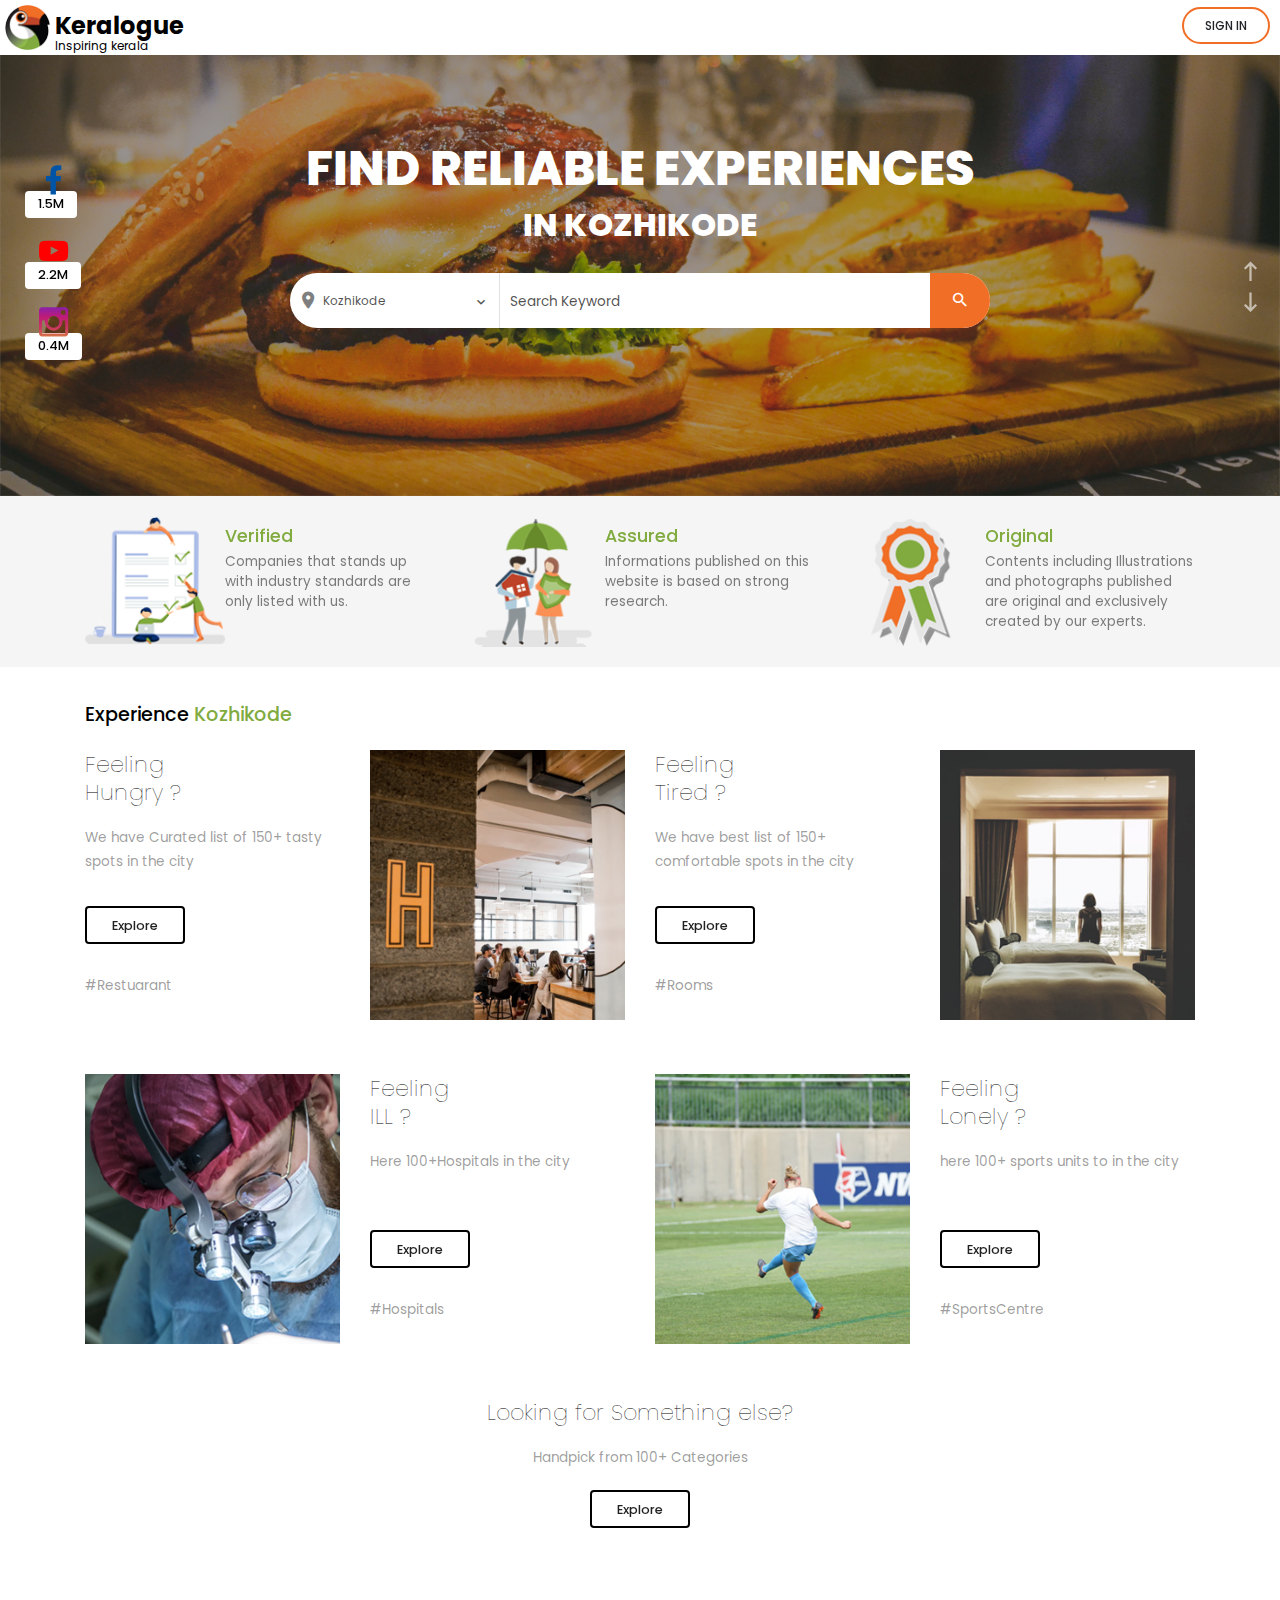
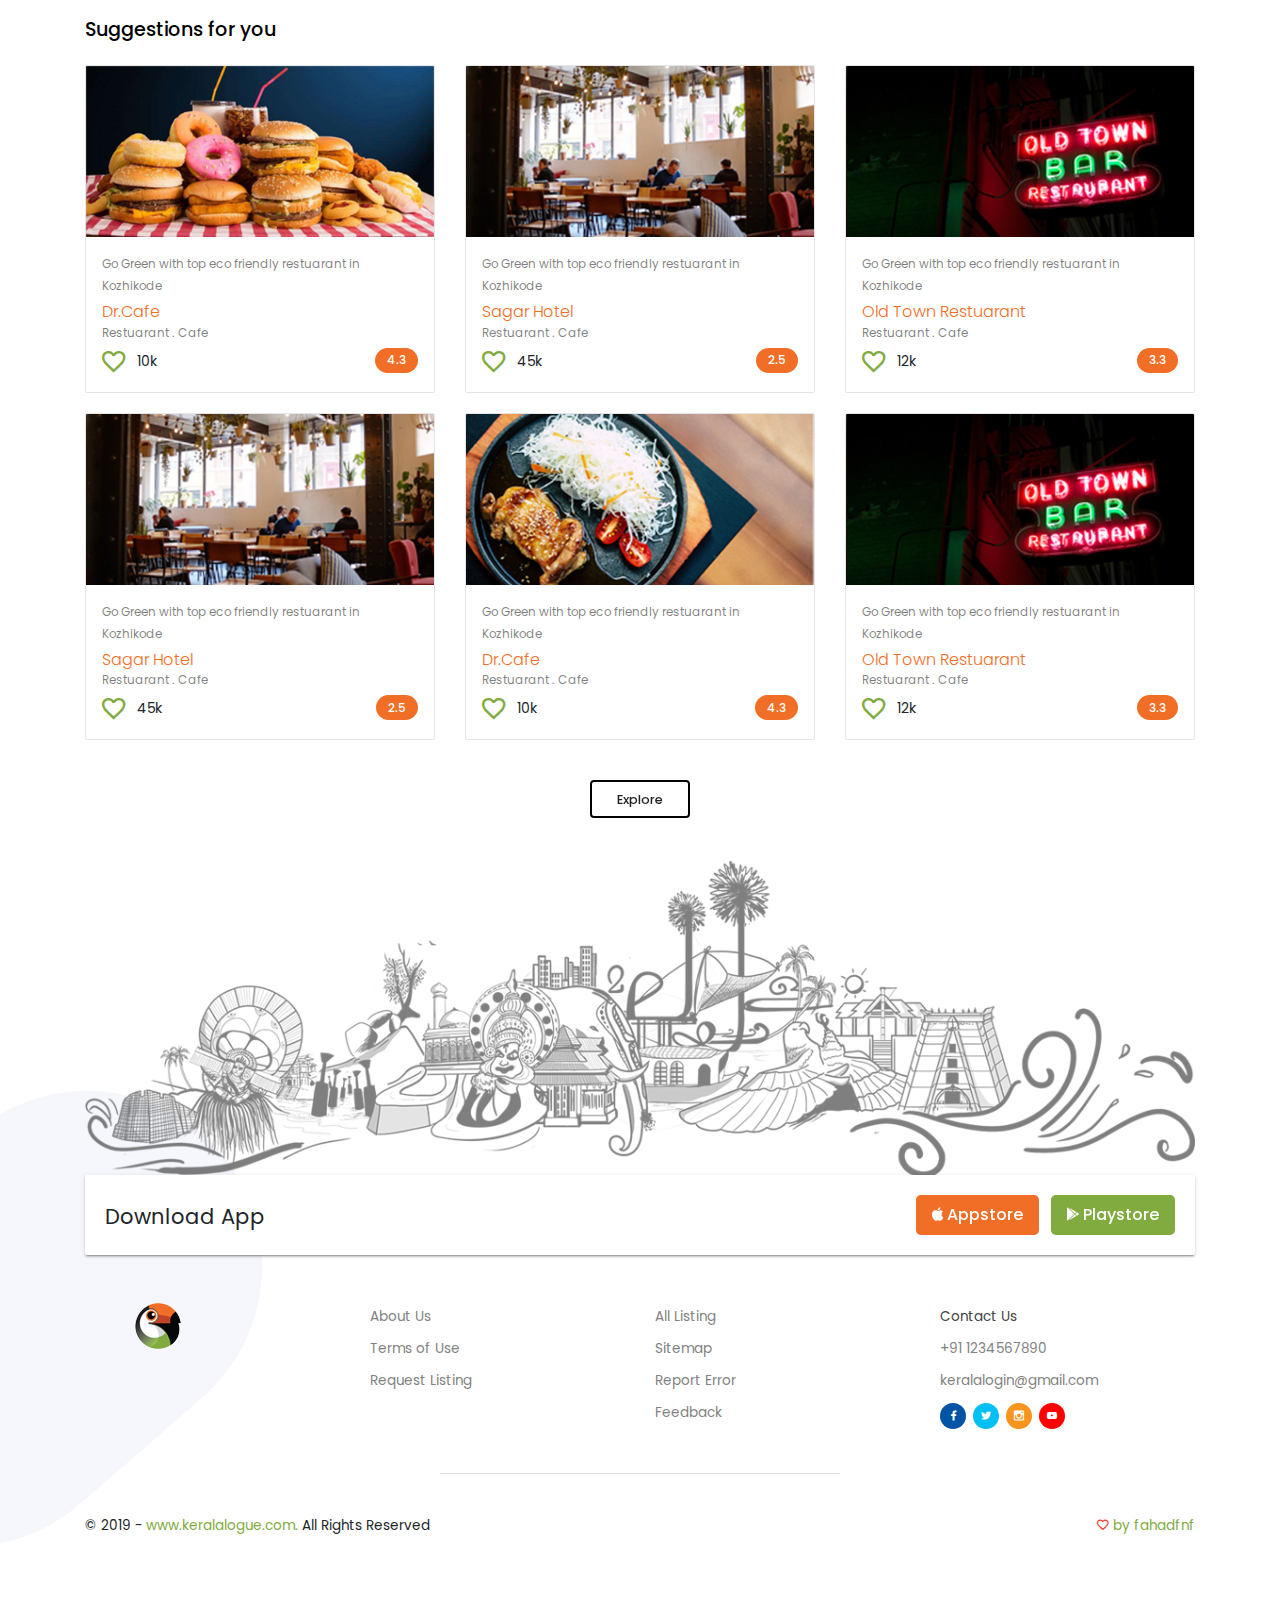
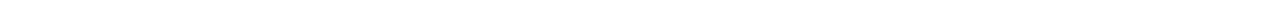
<file: index.html>
<!doctype html>
<html lang="en">
<head>
<!-- Required meta tags -->
<meta charset="utf-8">
<meta name="viewport" content="width=device-width, initial-scale=1, shrink-to-fit=no">
<link rel="shortcut icon" type="image/x-icon" href="favicon.png">
<!-- Material Design for Bootstrap fonts and icons -->
<link rel="stylesheet" href="css/material-design-iconic-font.min.css">

<!-- Material Design for Bootstrap CSS -->
<link rel="stylesheet" href="css/bootstrap-material-design.min.css">
<!-- Main CSS -->
<link rel="stylesheet" href="css/main.css">
<title>Keralogue Inspiring kerala</title>
</head>
<body>
<nav class="navbar navbar-expand-lg fixed-top"> <a class="navbar-brand" href="#"><img src="images/keralogue.png" alt="logo"> Keralogue <span>Inspiring kerala</span></a>
  <div class="mx-auto">
    <div class="search-bar-area">
      <div class="location-drop">
        <div class="dropdown"> <a class="dropdown-toggle" id="dropdownMenuButton" data-toggle="dropdown" aria-haspopup="true" aria-expanded="false"> <i class="zmdi zmdi-pin"></i> Kozhikode </a>
          <div class="dropdown-menu" aria-labelledby="dropdownMenuButton"> <a class="dropdown-item" href="#"><i class="zmdi zmdi-pin-drop"></i> Thiruvanathapuram</a> <a class="dropdown-item" href="#"><i class="zmdi zmdi-pin-drop"></i> Kollam</a> <a class="dropdown-item" href="#"><i class="zmdi zmdi-pin-drop"></i> Palakkad</a> </div>
        </div>
      </div>
      <div class="search-field">
        <input class="form-control" type="text" placeholder="Search Keyword">
        <button type="submit" class="submit-btn"><i class="zmdi zmdi-search"></i></button>
      </div>
    </div>
  </div>
  <a class="btn btn-primary">Sign In</a> </nav>
<div id="carouselExampleIndicators" class="carousel slide" data-ride="carousel">
  <div class="carousel-inner">
    <ul class="social-top">
      <li><a href="#"><i class="zmdi zmdi-facebook text-fb"></i> <span class="badge badge-white">1.5M</span></a></li>
      <li><a href="#"><i class="zmdi zmdi-youtube-play text-yu"></i> <span class="badge badge-white">2.2M</span></a></li>
      <li><a href="#"><i class="zmdi zmdi-instagram text-in"></i> <span class="badge badge-white">0.4M</span></a></li>
    </ul>
    <div class="carousel-search">
      <div class="search-bar-area">
        <div class="location-drop">
          <div class="dropdown"> <a class="dropdown-toggle" id="dropdownMenuButton" data-toggle="dropdown" aria-haspopup="true" aria-expanded="false"> <i class="zmdi zmdi-pin"></i> Kozhikode </a>
            <div class="dropdown-menu" aria-labelledby="dropdownMenuButton"> <a class="dropdown-item" href="#"><i class="zmdi zmdi-pin-drop"></i> Thiruvanathapuram</a> <a class="dropdown-item" href="#"><i class="zmdi zmdi-pin-drop"></i> Kollam</a> <a class="dropdown-item" href="#"><i class="zmdi zmdi-pin-drop"></i> Palakkad</a> </div>
          </div>
        </div>
        <div class="search-field">
          <input class="form-control" type="text" placeholder="Search Keyword">
          <button type="submit" class="submit-btn"><i class="zmdi zmdi-search"></i></button>
        </div>
      </div>
    </div>
    <div class="carousel-item active"> <img class="img-fluid" src="images/slider_01.jpg" alt="First slide">
      <div class="carousel-caption">
        <h1 class="pb-2"> <strong>find reliable experiences </strong></h1>
        <h2><strong>in kozhikode</strong></h2>
      </div>
      <div class="bg-overlay"></div>
    </div>
    <div class="carousel-item"> <img class="img-fluid" src="images/slider_02.jpg" alt="First slide">
      <div class="carousel-caption">
        <h1 class="pb-2"> <strong>find reliable experiences </strong></h1>
        <h2><strong>in kozhikode</strong></h2>
      </div>
      <div class="bg-overlay"></div>
    </div>
  </div>
  <a class="carousel-control-prev" href="#carouselExampleIndicators" role="button" data-slide="prev"> <span class="carousel-control-prev-icon" aria-hidden="true"></span> <span class="sr-only">Previous</span> </a> <a class="carousel-control-next" href="#carouselExampleIndicators" role="button" data-slide="next"> <span class="carousel-control-next-icon" aria-hidden="true"></span> <span class="sr-only">Next</span> </a> </div>
<div class="bg-light">
  <div class="container">
    <div class="row">
      <div class="col-lg-4 col-md-6 col-12">
        <div class="kera-features"> <img src="images/verified.png" alt="verified">
          <h5 class="text-primary">Verified</h5>
          <p>Companies that stands up with industry standards are only listed with us.</p>
        </div>
      </div>
      <div class="col-lg-4 col-md-6 col-12">
        <div class="kera-features"> <img src="images/assured.png" alt="assured">
          <h5 class="text-primary">Assured</h5>
          <p>Informations published on this website is based on strong research. </p>
        </div>
      </div>
      <div class="col-lg-4 col-md-12 col-12">
        <div class="kera-features"> <img src="images/original.png" class="md-medium" alt="original">
          <h5 class="text-primary">Original</h5>
          <p>Contents including Illustrations and photographs published are original and exclusively created by our experts. </p>
        </div>
      </div>
    </div>
  </div>
</div>
<div class="container pt-3">
  <h4 class="title pb-4">Experience <span>Kozhikode</span></h4>
  <div class="row">
    <div class="col-6 col-md-3">
      <div class="feature-list">
        <h2>Feeling <br>
          Hungry ?</h2>
        <p>We have Curated list of 150+ tasty  spots in
          the city</p>
        <a href="#" class="btn btn-border-black">Explore</a>
        <p>#Restuarant</p>
      </div>
    </div>
    <div class="col-6 col-md-3">
      <div class="feature-list">
        <div class="img-set"><img src="images/01.jpg"> </div>
      </div>
    </div>
    <div class="col-6 col-md-3">
      <div class="feature-list">
        <h2>Feeling <br>
          Tired ?</h2>
        <p>We have best list of 
          150+ comfortable 
          spots in the city</p>
        <a href="#" class="btn btn-border-black">Explore</a>
        <p>#Rooms</p>
      </div>
    </div>
    <div class="col-6 col-md-3">
      <div class="feature-list">
        <div class="img-set"> <img src="images/02.jpg"></div>
      </div>
    </div>
    <div class="col-6 col-md-3">
      <div class="feature-list">
        <div class="img-set"><img src="images/03.jpg"></div>
      </div>
    </div>
    <div class="col-6 col-md-3">
      <div class="feature-list">
        <h2>Feeling <br>
          ILL ?</h2>
        <p>Here 100+Hospitals 
          in the city</p>
        <a href="#" class="btn btn-border-black">Explore</a>
        <p>#Hospitals</p>
      </div>
    </div>
    <div class="col-6 col-md-3">
      <div class="feature-list">
        <div class="img-set"> <img src="images/04.jpg"> </div>
      </div>
    </div>
    <div class="col-6 col-md-3">
      <div class="feature-list">
        <h2>Feeling <br>
          Lonely ?</h2>
        <p>here 100+ sports units
          to in the city</p>
        <a href="#" class="btn btn-border-black">Explore</a>
        <p class="tag-item">#SportsCentre</p>
      </div>
    </div>
    <div class="col-12">
      <div class="feature-list text-center">
        <h2>Looking for Something else?</h2>
        <p class="mh-auto">Handpick from 100+ Categories</p>
        <a href="#" class="btn btn-border-black">Explore</a> </div>
    </div>
  </div>
  <h4 class="title pb-4">Suggestions for you</h4>
  <div class="row">
    <div class="col-12 col-md-4">
      <div class="card suggession-list"> <img class="card-img-top" src="images/suggession1.jpg" alt="Card image cap">
        <div class="card-body">
          <p class="card-text">Go Green with top eco friendly restuarant in Kozhikode</p>
          <h5 class="card-title">Dr.Cafe</h5>
          <p class="card-text pb-1">Restuarant . Cafe</p>
          <h4 class="float-left"><i class="zmdi zmdi-favorite-outline text-primary pr-2 align-middle zmdi-hc-2x"></i> 10k</h4>
          <span class="badge badge-secondary float-right">4.3</span> </div>
      </div>
    </div>
    <div class="col-12 col-md-4">
      <div class="card suggession-list"> <img class="card-img-top" src="images/suggession2.jpg" alt="Card image cap">
        <div class="card-body">
          <p class="card-text">Go Green with top eco friendly restuarant in Kozhikode</p>
          <h5 class="card-title">Sagar Hotel</h5>
          <p class="card-text pb-1">Restuarant . Cafe</p>
          <h4 class="float-left"><i class="zmdi zmdi-favorite-outline text-primary pr-2 align-middle zmdi-hc-2x"></i> 45k</h4>
          <span class="badge badge-secondary float-right">2.5</span> </div>
      </div>
    </div>
    <div class="col-12 col-md-4">
      <div class="card suggession-list"> <img class="card-img-top" src="images/suggession3.jpg" alt="Card image cap">
        <div class="card-body">
          <p class="card-text">Go Green with top eco friendly restuarant in Kozhikode</p>
          <h5 class="card-title">Old Town Restuarant</h5>
          <p class="card-text pb-1">Restuarant . Cafe</p>
          <h4 class="float-left"><i class="zmdi zmdi-favorite-outline text-primary pr-2 align-middle zmdi-hc-2x"></i> 12k</h4>
          <span class="badge badge-secondary float-right">3.3</span> </div>
      </div>
    </div>
    <div class="col-12 col-md-4">
      <div class="card suggession-list"> <img class="card-img-top" src="images/suggession2.jpg" alt="Card image cap">
        <div class="card-body">
          <p class="card-text">Go Green with top eco friendly restuarant in Kozhikode</p>
          <h5 class="card-title">Sagar Hotel</h5>
          <p class="card-text pb-1">Restuarant . Cafe</p>
          <h4 class="float-left"><i class="zmdi zmdi-favorite-outline text-primary pr-2 align-middle zmdi-hc-2x"></i> 45k</h4>
          <span class="badge badge-secondary float-right">2.5</span> </div>
      </div>
    </div>
    <div class="col-12 col-md-4">
      <div class="card suggession-list"> <img class="card-img-top" src="images/suggession4.jpg" alt="Card image cap">
        <div class="card-body">
          <p class="card-text">Go Green with top eco friendly restuarant in Kozhikode</p>
          <h5 class="card-title">Dr.Cafe</h5>
          <p class="card-text pb-1">Restuarant . Cafe</p>
          <h4 class="float-left"><i class="zmdi zmdi-favorite-outline text-primary pr-2 align-middle zmdi-hc-2x"></i> 10k</h4>
          <span class="badge badge-secondary float-right">4.3</span> </div>
      </div>
    </div>
    <div class="col-12 col-md-4">
      <div class="card suggession-list"> <img class="card-img-top" src="images/suggession3.jpg" alt="Card image cap">
        <div class="card-body">
          <p class="card-text">Go Green with top eco friendly restuarant in Kozhikode</p>
          <h5 class="card-title">Old Town Restuarant</h5>
          <p class="card-text pb-1">Restuarant . Cafe</p>
          <h4 class="float-left"><i class="zmdi zmdi-favorite-outline text-primary pr-2 align-middle zmdi-hc-2x"></i> 12k</h4>
          <span class="badge badge-secondary float-right">3.3</span> </div>
      </div>
    </div>
  </div>
  <div class="feature-list text-center"> <a href="#" class="btn btn-border-black mb-0">Explore</a> </div>
</div>
<div class="clearfix"></div>
<footer>
  <div class="radial-box"></div>
  <div class="container"> <img src="images/footer_kerala.png">
    <div class="card mb-5">
      <div class="card-body">
        <h3 class="float-left pt-2">Download App </h3>
        <div class="float-right"> <a href="#" class="btn bg-secondary btn-lg text-white text-inherit mb-0" role="button" aria-pressed="true"><i class="zmdi zmdi-apple align-baseline"></i> Appstore</a> <a href="#" class="btn  bg-primary btn-lg text-white text-inherit ml-2 mb-0" role="button" aria-pressed="true"><i class="zmdi zmdi-google-play align-baseline"></i> Playstore</a> </div>
      </div>
    </div>
    <div class="row">
      <div class="col-lg-3 col-md-3 col-6"> <a href="index.html"   alt="keralalogue"><img class="ml-50" src="images/keralogue.png"></a> </div>
      <div class="col-lg-3 col-md-3 col-6">
        <ul>
          <li><a href="#">About Us</a></li>
          <li><a href="#">Terms of Use</a></li>
          <li><a href="#">Request Listing</a></li>
        </ul>
      </div>
      <div class="col-lg-3 col-md-3 col-6">
        <ul>
          <li><a href="#">All Listing</a></li>
          <li><a href="#">Sitemap</a></li>
          <li><a href="#">Report Error</a></li>
          <li><a href="#">Feedback</a></li>
        </ul>
      </div>
      <div class="col-lg-3 col-md-3 col-6">
        <ul>
          <li><a href="#" class="text-dark">Contact Us</a></li>
          <li><a href="tel:+91 1234567890">+91 1234567890</a></li>
          <li><a href="mailto:keralalogin@gmail.com">keralalogin@gmail.com</a></li>
        </ul>
        <ul class="social">
          <li><a href="#" class="circle bg-fb"><i class="zmdi zmdi-facebook"></i></a></li>
          <li><a href="#" class="circle bg-tw"><i class="zmdi zmdi-twitter"></i></a></li>
          <li><a href="#" class="circle bg-in"><i class="zmdi zmdi-instagram"></i></a></li>
          <li><a href="#" class="circle bg-yu"><i class="zmdi zmdi-youtube-play"></i></a></li>
        </ul>
      </div>
      <div class="clearfix"></div>
      <hr>
    </div>
  </div>
</footer>
<div class="container">
  <div class="clearfix"></div>
  <p class="float-left m-100">© 2019 - <a href="#">www.keralalogue.com.</a> All Rights Reserved</p>
  <p class="float-right m-100"><i class="zmdi zmdi-favorite-outline align-middle text-danger"></i> <a href="www.fahadfnf.com" target="_blank">by fahadfnf</a></p>
</div>

<!-- jQuery first, then Popper.js, then Bootstrap JS --> 
<script src="js/jquery-3.2.1.slim.min.js"></script> 
<script src="js/popper.js"></script> 
<script src="js/bootstrap-material-design.js"></script> 
<script>$(document).ready(function() { $('body').bootstrapMaterialDesign(); });</script> 
<script>
$(document).scroll(function () {
    var $nav = $(".fixed-top");
    $nav.toggleClass('scrolled', $(this).scrollTop() > $nav.height());
  });
	</script>
</body>
</html>
</file>
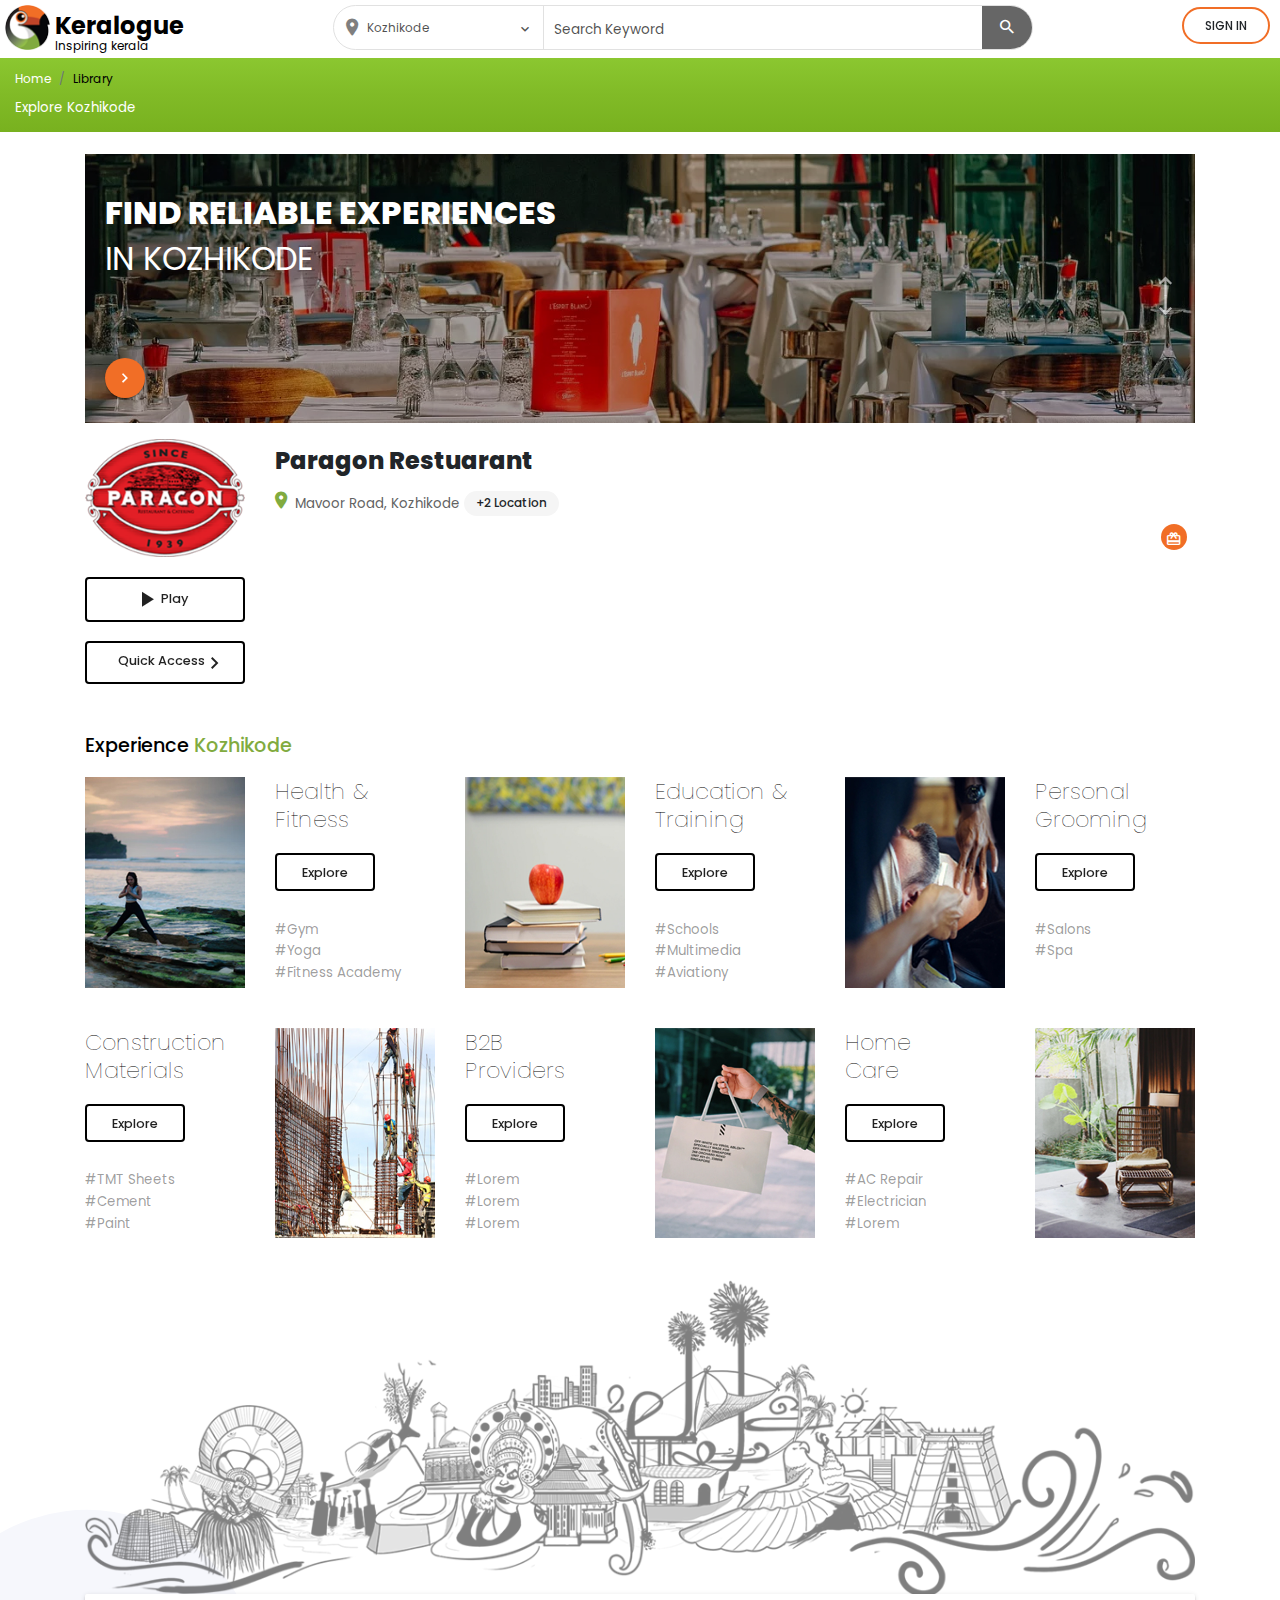
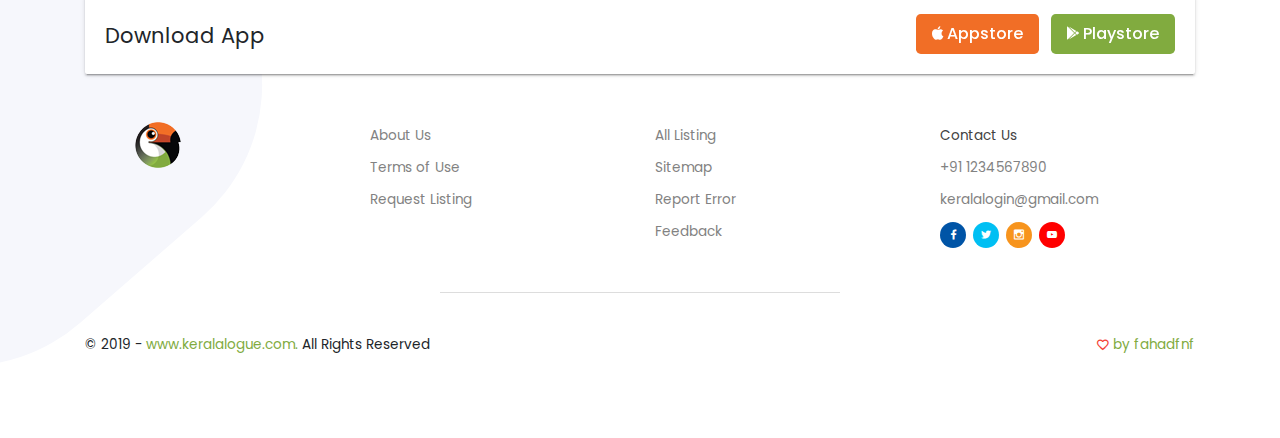
<file: details.html>
<!doctype html>
<html lang="en">
<head>
<!-- Required meta tags -->
<meta charset="utf-8">
<meta name="viewport" content="width=device-width, initial-scale=1, shrink-to-fit=no">
<link rel="shortcut icon" type="image/x-icon" href="favicon.png">
<!-- Material Design for Bootstrap fonts and icons -->
<link rel="stylesheet" href="css/material-design-iconic-font.min.css">

<!-- Material Design for Bootstrap CSS -->
<link rel="stylesheet" href="css/bootstrap-material-design.min.css">
<!-- Main CSS -->
<link rel="stylesheet" href="css/main.css">
<title>Keralogue Inspiring kerala Listings</title>
</head>
<body>
<nav class="navbar navbar-expand-lg fixed-top"> <a class="navbar-brand" href="#"><img src="images/keralogue.png" alt="logo"> Keralogue <span>Inspiring kerala</span></a>
  <div class="mx-auto">
    <div class="search-bar-area list-page-search">
      <div class="location-drop">
        <div class="dropdown"> <a class="dropdown-toggle" id="dropdownMenuButton" data-toggle="dropdown" aria-haspopup="true" aria-expanded="false"> <i class="zmdi zmdi-pin"></i> Kozhikode </a>
          <div class="dropdown-menu" aria-labelledby="dropdownMenuButton"> <a class="dropdown-item" href="#"><i class="zmdi zmdi-pin-drop"></i> Thiruvanathapuram</a> <a class="dropdown-item" href="#"><i class="zmdi zmdi-pin-drop"></i> Kollam</a> <a class="dropdown-item" href="#"><i class="zmdi zmdi-pin-drop"></i> Palakkad</a> </div>
        </div>
      </div>
      <div class="search-field">
        <input class="form-control" type="text" placeholder="Search Keyword">
        <button type="submit" class="submit-btn"><i class="zmdi zmdi-search"></i></button>
      </div>
    </div>
  </div>
  <a class="btn btn-primary">Sign In</a> </nav>
<div class="bg_green">
  <div class="col-md-4 col-12">
    <nav aria-label="breadcrumb">
      <ol class="breadcrumb mb-0">
        <li class="breadcrumb-item"><a href="#">Home</a></li>
        <li class="breadcrumb-item active" aria-current="page">Library</li>
        <li class="ml-auto">
          <button class="navbar-toggler float-right d-md-none d-sm-block" type="button" data-toggle="collapse" data-target="#menu-toggle" aria-controls="navbarNav" aria-expanded="false" aria-label="Toggle navigation"> <span class="navbar-toggler-icon"><i class="zmdi zmdi-filter-list text-white"></i></span> </button>
        </li>
      </ol>
    </nav>
	  <h5 class="text-white pb-3">Explore Kozhikode</h5>
  </div>
</div>

 <div class="container">
    
    <div id="carouselExampleIndicators" class="carousel slide listing-carousel" data-ride="carousel">
      <div class="carousel-inner">
        <div class="carousel-item active"> <img class="img-fluid" src="images/list01.jpg" alt="First slide">
          <div class="carousel-caption">
            <h1 class="pb-2"> <strong>find reliable experiences </strong></h1>
            <h2>in kozhikode</h2>
            <span class="btn-group-sm"> <a href="#" class="btn btn-secondary bmd-btn-fab"> <i class="zmdi zmdi-chevron-right"></i> </a> </span> </div>
          <div class="bg-overlay"></div>
        </div>
        <div class="carousel-item"> <img class="img-fluid" src="images/list02.jpg" alt="First slide">
          <div class="carousel-caption">
            <h1 class="pb-2"> <strong>find reliable experiences </strong></h1>
            <h2><strong>in kozhikode</strong></h2>
            <span class="btn-group-sm"> <a href="#" class="btn btn-secondary bmd-btn-fab"> <i class="zmdi zmdi-chevron-right"></i> </a> </span> </div>
          <div class="bg-overlay"></div>
        </div>
      </div>
      <a class="carousel-control-prev" href="#carouselExampleIndicators" role="button" data-slide="prev"> <span class="carousel-control-prev-icon" aria-hidden="true"></span> <span class="sr-only">Previous</span> </a> <a class="carousel-control-next" href="#carouselExampleIndicators" role="button" data-slide="next"> <span class="carousel-control-next-icon" aria-hidden="true"></span> <span class="sr-only">Next</span> </a> </div>
	 
	 
	 <div class="row mt-3">
	 
	 <div class="col-md-3 col-lg-2 col-12">
		 <a href="#" class=""><img src="images/paragon.png"></a>
		 <a href="#" class="btn btn-border-black w-100 mb-0"><i class="zmdi zmdi-play align-middle zmdi-hc-2x pr-1"></i> Play</a>
		  <a href="#" class="btn btn-border-black w-100"> Quick Access <i class="zmdi zmdi-chevron-right align-middle display-7 float-right"></i></a>
		 </div>
		 
		 <div class="col-md-6 col-lg-10 col-12">
		
			 <h3 class="pt-2 pb-3"><strong>Paragon Restuarant</strong></h3>
			 <h5 class="text-grey"><a href="#"><i class="zmdi zmdi-pin align-baseline pr-2 display-8"></i></a><span class="align-middle">Mavoor Road, Kozhikode</span>  <span class="badge badge-light mb-2 mr-2">+2 Location</span></h5>
			 <a href="tel:9567954138" class="circle-sm bg-secondary mr-2"><i class="zmdi zmdi-card-giftcard"></i></a>
			 
		 </div>
		 
		 
		 
	 </div>
	 
	 
	 
	 
        <h4 class="title">Experience <span>Kozhikode</span></h4>
      <div class="row listing-item">
        <div class="col-6 col-md-3 col-lg-3 col-xl-2">
          <div class="feature-list">
            <div class="img-set"><img src="images/05.jpg"> </div>
          </div>
        </div>
        <div class="col-6 col-md-3 col-lg-3 col-xl-2">
          <div class="feature-list">
            <h2>Health & <br>
              Fitness </h2>
            <a href="#" class="btn btn-border-black">Explore</a>
            <h5>#Gym</h5>
            <h5>#Yoga</h5>
            <h5>#Fitness Academy</h5>
          </div>
        </div>
        <div class="col-6 col-md-3 col-lg-3 col-xl-2">
          <div class="feature-list">
            <div class="img-set"><img src="images/06.jpg"> </div>
          </div>
        </div>
        <div class="col-6 col-md-3 col-lg-3 col-xl-2">
          <div class="feature-list">
            <h2>Education & <br>
              Training</h2>
            <a href="#" class="btn btn-border-black">Explore</a>
            <h5>#Schools</h5>
            <h5>#Multimedia</h5>
            <h5>#Aviationy</h5>
          </div>
        </div>
        <div class="col-6 col-md-3 col-lg-3 col-xl-2">
          <div class="feature-list">
            <div class="img-set"><img src="images/07.jpg"> </div>
          </div>
        </div>
        <div class="col-6 col-md-3 col-lg-3 col-xl-2">
          <div class="feature-list">
            <h2>Personal <br>
              Grooming </h2>
            <a href="#" class="btn btn-border-black">Explore</a>
            <h5>#Salons</h5>
            <h5>#Spa</h5>
          </div>
        </div>
        <div class="col-6 col-md-3 col-lg-3 col-xl-2">
          <div class="feature-list">
            <h2>Construction <br>
              Materials</h2>
            <a href="#" class="btn btn-border-black">Explore</a>
            <h5>#TMT Sheets</h5>
            <h5>#Cement</h5>
            <h5>#Paint</h5>
          </div>
        </div>
        <div class="col-6 col-md-3 col-lg-3 col-xl-2">
          <div class="feature-list">
            <div class="img-set"><img src="images/08.jpg"> </div>
          </div>
        </div>
        <div class="col-6 col-md-3 col-lg-3 col-xl-2">
          <div class="feature-list">
            <h2>B2B <br>
              Providers</h2>
            <a href="#" class="btn btn-border-black">Explore</a>
            <h5>#Lorem</h5>
            <h5>#Lorem</h5>
            <h5>#Lorem</h5>
          </div>
        </div>
        <div class="col-6 col-md-3 col-lg-3 col-xl-2">
          <div class="feature-list">
            <div class="img-set"><img src="images/09.jpg"> </div>
          </div>
        </div>
        <div class="col-6 col-md-3 col-lg-3 col-xl-2">
          <div class="feature-list">
            <h2>Home <br>
              Care</h2>
            <a href="#" class="btn btn-border-black">Explore</a>
            <h5>#AC Repair</h5>
            <h5>#Electrician</h5>
            <h5>#Lorem</h5>
          </div>
        </div>
        <div class="col-6 col-md-3 col-lg-3 col-xl-2">
          <div class="feature-list">
            <div class="img-set"><img src="images/10.jpg"> </div>
          </div>
        </div>
      </div>
    
  </div>

<div class="clearfix"></div>
<footer>
  <div class="radial-box"></div>
  <div class="container"> <img src="images/footer_kerala.png">
    <div class="card mb-5">
      <div class="card-body">
        <h3 class="float-left pt-2">Download App </h3>
        <div class="float-right"> <a href="#" class="btn bg-secondary btn-lg text-white text-inherit mb-0" role="button" aria-pressed="true"><i class="zmdi zmdi-apple align-baseline"></i> Appstore</a> <a href="#" class="btn  bg-primary btn-lg text-white text-inherit ml-2 mb-0" role="button" aria-pressed="true"><i class="zmdi zmdi-google-play align-baseline"></i> Playstore</a> </div>
      </div>
    </div>
    <div class="row">
      <div class="col-lg-3 col-md-3 col-6"> <a href="index.html"   alt="keralalogue"><img class="ml-50" src="images/keralogue.png"></a> </div>
      <div class="col-lg-3 col-md-3 col-6">
        <ul>
          <li><a href="#">About Us</a></li>
          <li><a href="#">Terms of Use</a></li>
          <li><a href="#">Request Listing</a></li>
        </ul>
      </div>
      <div class="col-lg-3 col-md-3 col-6">
        <ul>
          <li><a href="#">All Listing</a></li>
          <li><a href="#">Sitemap</a></li>
          <li><a href="#">Report Error</a></li>
          <li><a href="#">Feedback</a></li>
        </ul>
      </div>
      <div class="col-lg-3 col-md-3 col-6">
        <ul>
          <li><a href="#" class="text-dark">Contact Us</a></li>
          <li><a href="tel:+91 1234567890">+91 1234567890</a></li>
          <li><a href="mailto:keralalogin@gmail.com">keralalogin@gmail.com</a></li>
        </ul>
        <ul class="social">
          <li><a href="#" class="circle bg-fb"><i class="zmdi zmdi-facebook"></i></a></li>
          <li><a href="#" class="circle bg-tw"><i class="zmdi zmdi-twitter"></i></a></li>
          <li><a href="#" class="circle bg-in"><i class="zmdi zmdi-instagram"></i></a></li>
          <li><a href="#" class="circle bg-yu"><i class="zmdi zmdi-youtube-play"></i></a></li>
        </ul>
      </div>
      <div class="clearfix"></div>
      <hr>
    </div>
  </div>
</footer>
<div class="container">
  <div class="clearfix"></div>
  <p class="float-left m-100">© 2019 - <a href="#">www.keralalogue.com.</a> All Rights Reserved</p>
  <p class="float-right m-100"><i class="zmdi zmdi-favorite-outline align-middle text-danger"></i> <a href="www.fahadfnf.com" target="_blank">by fahadfnf</a></p>
</div>

<!-- jQuery first, then Popper.js, then Bootstrap JS --> 
<script src="js/jquery-3.2.1.slim.min.js"></script> 
<script src="js/popper.js"></script> 
<script src="js/bootstrap-material-design.js"></script> 
<script>$(document).ready(function() { $('body').bootstrapMaterialDesign(); });</script> 
<script>
$(document).scroll(function () {
    var $nav = $(".fixed-top");
    $nav.toggleClass('scrolled', $(this).scrollTop() > $nav.height());
  });
	 $(function(){
            $("#menu-toggle").click(function(e) {
                e.preventDefault();
                $("#wrapper").toggleClass("toggled");
            });

            $(window).resize(function(e) {
              if($(window).width()<=768){
                $("#wrapper").removeClass("toggled");
              }else{
                $("#wrapper").addClass("toggled");
              }
            });
          });
	</script>
</body>
</html>
</file>
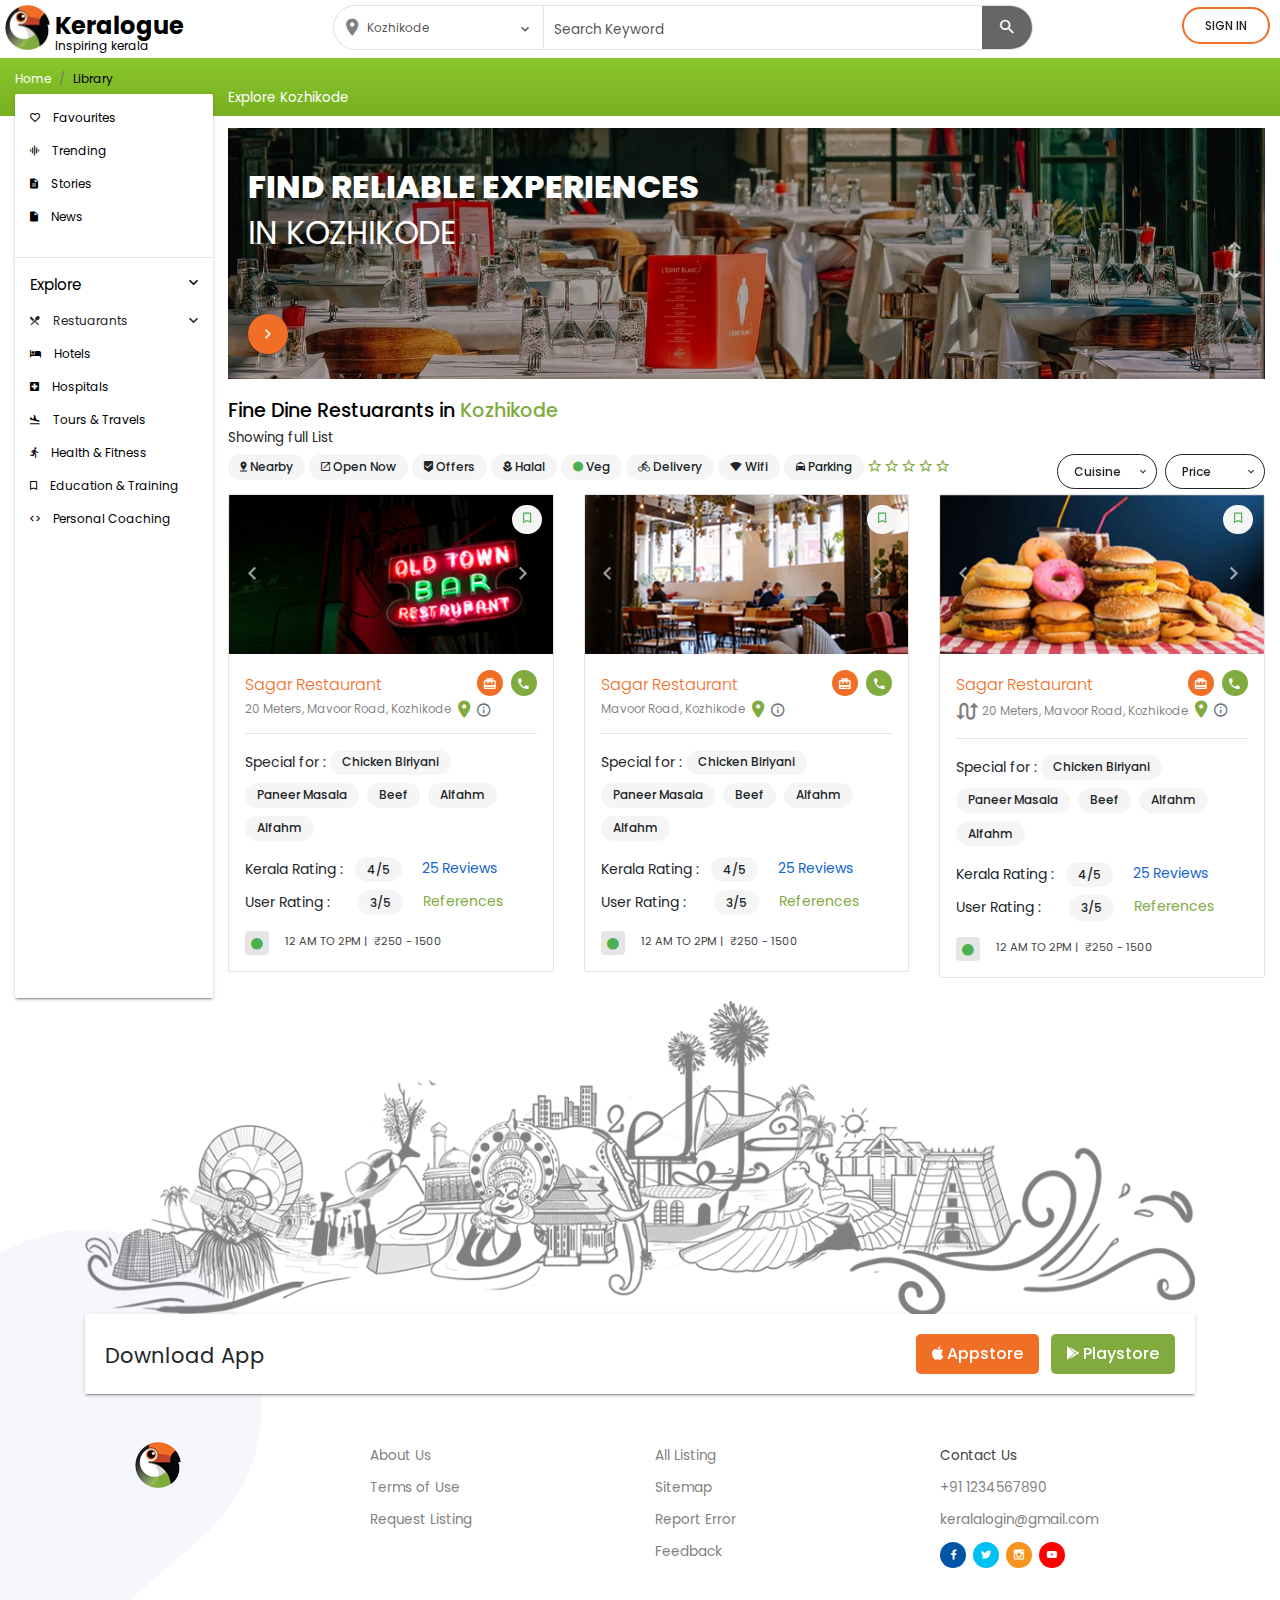
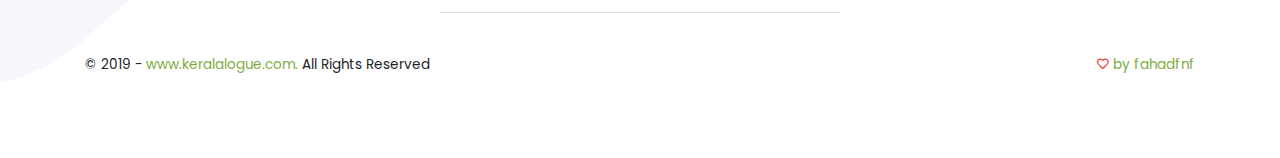
<file: listings-more.html>
<!doctype html>
<html lang="en">
<head>
<!-- Required meta tags -->
<meta charset="utf-8">
<meta name="viewport" content="width=device-width, initial-scale=1, shrink-to-fit=no">
<link rel="shortcut icon" type="image/x-icon" href="favicon.png">
<!-- Material Design for Bootstrap fonts and icons -->
<link rel="stylesheet" href="css/material-design-iconic-font.min.css">

<!-- Material Design for Bootstrap CSS -->
<link rel="stylesheet" href="css/bootstrap-material-design.min.css">
<!-- Main CSS -->
<link rel="stylesheet" href="css/main.css">
<title>Keralogue Inspiring kerala Listings</title>
</head>
<body>
<nav class="navbar navbar-expand-lg fixed-top"> <a class="navbar-brand" href="#"><img src="images/keralogue.png" alt="logo"> Keralogue <span>Inspiring kerala</span></a>
  <div class="mx-auto">
    <div class="search-bar-area list-page-search">
      <div class="location-drop">
        <div class="dropdown"> <a class="dropdown-toggle" id="dropdownMenuButton" data-toggle="dropdown" aria-haspopup="true" aria-expanded="false"> <i class="zmdi zmdi-pin"></i> Kozhikode </a>
          <div class="dropdown-menu" aria-labelledby="dropdownMenuButton"> <a class="dropdown-item" href="#"><i class="zmdi zmdi-pin-drop"></i> Thiruvanathapuram</a> <a class="dropdown-item" href="#"><i class="zmdi zmdi-pin-drop"></i> Kollam</a> <a class="dropdown-item" href="#"><i class="zmdi zmdi-pin-drop"></i> Palakkad</a> </div>
        </div>
      </div>
      <div class="search-field">
        <input class="form-control" type="text" placeholder="Search Keyword">
        <button type="submit" class="submit-btn"><i class="zmdi zmdi-search"></i></button>
      </div>
    </div>
  </div>
  <a class="btn btn-primary">Sign In</a> </nav>
<div class="bg_green">
  <div class="col-md-4 col-12">
    <nav aria-label="breadcrumb">
      <ol class="breadcrumb">
        <li class="breadcrumb-item"><a href="#">Home</a></li>
        <li class="breadcrumb-item active" aria-current="page">Library</li>
        <li class="ml-auto">
          <button class="navbar-toggler float-right d-md-none d-sm-block" type="button" data-toggle="collapse" data-target="#menu-toggle" aria-controls="navbarNav" aria-expanded="false" aria-label="Toggle navigation"> <span class="navbar-toggler-icon"><i class="zmdi zmdi-filter-list text-white"></i></span> </button>
        </li>
      </ol>
    </nav>
  </div>
</div>
<div class="row mr-0 ml-0">
  <div class="col-md-3 col-lg-3 col-xl-2 d-flex menu-side">
    <div class="card w-100 collapse navbar-collapse" id="menu-toggle">
      <ul class="list-menu">
        <li><a href="#"><i class="zmdi zmdi-favorite-outline"></i> Favourites</a></li>
        <li><a href="#"><i class="zmdi zmdi-graphic-eq"></i> Trending</a></li>
        <li><a href="#"><i class="zmdi zmdi-file-text"></i> Stories</a></li>
        <li><a href="#"><i class="zmdi zmdi-file"></i> News</a></li>
        <hr>
        <a class="text-list" data-toggle="collapse" href="#collapseExample" role="button" aria-expanded="true" aria-controls="collapseExample"> Explore <i class="zmdi zmdi-chevron-down"></i> </a>
        <div class="collapse show" id="collapseExample">
          <li><a  data-toggle="collapse" data-target="#listmenu" aria-expanded="false" aria-controls="listmenu"><i class="zmdi zmdi-cutlery"></i> Restuarants <i class="zmdi zmdi-chevron-down sub-arrow"></i></a>
            <div class="collapse" id="listmenu">
              <ul class="list-menu">
                <li><a href="#"> Fine Dine</a></li>
                <li><a href="#"> Casual Dine</a></li>
              </ul>
            </div>
          </li>
          <li><a href="#"><i class="zmdi zmdi-hotel"></i> Hotels</a></li>
          <li><a href="#"><i class="zmdi zmdi-hospital"></i> Hospitals</a></li>
          <li><a href="#"><i class="zmdi zmdi-flight-land"></i> Tours & Travels</a></li>
          <li><a href="#"><i class="zmdi zmdi-run"></i> Health & Fitness</a></li>
          <li><a href="#"><i class="zmdi zmdi-bookmark-outline"></i> Education & Training</a></li>
          <li><a href="#"><i class="zmdi zmdi-code"></i> Personal Coaching</a></li>
        </div>
      </ul>
    </div>
  </div>
  <div class="col-md-9 col-lg-9 col-xl-10 col-12 ">
    <h5 class="text-white mt-n5">Explore Kozhikode</h5>
    <div id="carouselExampleIndicators" class="carousel slide listing-carousel" data-ride="carousel">
      <div class="carousel-inner">
        <div class="carousel-item active"> <img class="img-fluid" src="images/list01.jpg" alt="First slide">
          <div class="carousel-caption">
            <h1 class="pb-2"> <strong>find reliable experiences </strong></h1>
            <h2>in kozhikode</h2>
            <span class="btn-group-sm"> <a href="#" class="btn btn-secondary bmd-btn-fab"> <i class="zmdi zmdi-chevron-right"></i> </a> </span> </div>
          <div class="bg-overlay"></div>
        </div>
        <div class="carousel-item"> <img class="img-fluid" src="images/list02.jpg" alt="First slide">
          <div class="carousel-caption">
            <h1 class="pb-2"> <strong>find reliable experiences </strong></h1>
            <h2><strong>in kozhikode</strong></h2>
            <span class="btn-group-sm"> <a href="#" class="btn btn-secondary bmd-btn-fab"> <i class="zmdi zmdi-chevron-right"></i> </a> </span> </div>
          <div class="bg-overlay"></div>
        </div>
      </div>
      <a class="carousel-control-prev" href="#carouselExampleIndicators" role="button" data-slide="prev"> <span class="carousel-control-prev-icon" aria-hidden="true"></span> <span class="sr-only">Previous</span> </a> <a class="carousel-control-next" href="#carouselExampleIndicators" role="button" data-slide="next"> <span class="carousel-control-next-icon" aria-hidden="true"></span> <span class="sr-only">Next</span> </a> </div>
    <h4 class="title pb-2">Fine Dine  Restuarants in <span>Kozhikode</span></h4>
    <h5 class="pb-2">Showing full List</h5>
    <div class="badge-item"> <a href="#"  class="badge badge-pill badge-light"><i class="zmdi zmdi-pin-drop"></i> Nearby</a> <a href="#" class="badge badge-pill badge-light"><i class="zmdi zmdi-open-in-new"></i> Open Now</a> <a href="#" class="badge badge-pill badge-light"><i class="zmdi zmdi-badge-check"></i> Offers</a> <a href="#" class="badge badge-pill badge-light"><i class="zmdi zmdi-flower-alt"></i> Halal</a> <a href="#"  class="badge badge-pill badge-light"><i class="zmdi zmdi-circle text-success"></i> Veg</a> <a href="#"  class="badge badge-pill badge-light"><i class="zmdi zmdi-bike"></i> Delivery</a> <a href="#" class="badge badge-pill badge-light"><i class="zmdi zmdi-wifi"></i> Wifi</a> <a href="#" class="badge badge-pill badge-light"><i class="zmdi zmdi-car-taxi"></i> Parking</a> 
      <!--<a href="#" class="badge badge-pill badge-light"><i class="zmdi zmdi-apps"></i> All</a>-->
      
      <div class="d-inline"> <a href="#" class="zmdi zmdi-star-outline pr-1 pt-1"></a><a href="#" class="zmdi zmdi-star-outline pr-1 pt-1"></a><a href="#" class="zmdi zmdi-star-outline pr-1 pt-1"></a><a href="#" class="zmdi zmdi-star-outline pr-1 pt-1"></a><a href="#" class="zmdi zmdi-star-outline pt-1"></a></div>
      <div class="float-right">
        <div class="dropdown float-left">
          <button class="btn btn-outline dropdown-toggle text-capitalize m-w-100 text-left" type="button" id="cruise" data-toggle="dropdown" aria-haspopup="true" aria-expanded="false"> Cuisine </button>
          <div class="dropdown-menu" aria-labelledby="cruise"> <a class="dropdown-item" href="#"> Malabar </a> <a class="dropdown-item" href="#"> Kuttanadan </a> <a class="dropdown-item" href="#"> Cuisine 3 </a> </div>
        </div>
        <div class="dropdown float-left ml-2">
          <button class="btn btn-outline dropdown-toggle text-capitalize m-w-100 text-left" type="button" id="price" data-toggle="dropdown" aria-haspopup="true" aria-expanded="false"> Price </button>
          <div class="dropdown-menu" aria-labelledby="price"> <a class="dropdown-item" href="#">
            <div class="radio">
              <label>
                <input type="radio" name="optionsRadios" id="optionsRadios1" value="option1" checked>
                0 - 100 </label>
            </div>
            </a> <a class="dropdown-item" href="#">
            <div class="radio">
              <label>
                <input type="radio" name="optionsRadios" id="optionsRadios2" value="option2" >
                100 - 200</label>
            </div>
            </a> <a class="dropdown-item" href="#">
            <div class="radio">
              <label>
                <input type="radio" name="optionsRadios" id="optionsRadios3" value="option3" >
                200 - 500 </label>
            </div>
            </a> <a class="dropdown-item" href="#">
            <div class="radio">
              <label>
                <input type="radio" name="optionsRadios" id="optionsRadios4" value="option4" >
                500 - 1000 </label>
            </div>
            </a> <a class="dropdown-item" href="#">
            <div class="radio">
              <label>
                <input type="radio" name="optionsRadios" id="optionsRadios5" value="option5" >
                1000 - more </label>
            </div>
            </a> </div>
        </div>
      </div>
    </div>
    <div class="clearfix"></div>
    <div class="row listing-item">
      <div class="col-12 col-sm-6 col-md-6 col-lg-6 col-xl-4">
        <div class="card suggession-list">
          <div class="card-img">
            <div id="carouselExampleControls" class="carousel slide list-carousel" data-ride="carousel">
              <div class="carousel-inner">
                <div class="carousel-item active"> <img class="d-block w-100" src="images/suggession3.jpg" alt="First slide"> </div>
                <div class="carousel-item"> <img class="d-block w-100" src="images/suggession3.jpg" alt="Second slide"> </div>
                <div class="carousel-item"> <img class="d-block w-100" src="images/suggession3.jpg" alt="Third slide"> </div>
                <div class="carousel-item bg-success mh-192 ">
                  <div class="d-block text-center"> <a href="#" class="btn bg-white align-middle text-success mt-t5">Explore</a> </div>
                </div>
              </div>
              <a class="carousel-control-prev" href="#carouselExampleControls" role="button" data-slide="prev"> <span class="carousel-control-prev-icon" aria-hidden="true"></span> <span class="sr-only">Previous</span> </a> <a class="carousel-control-next" href="#carouselExampleControls" role="button" data-slide="next"> <span class="carousel-control-next-icon" aria-hidden="true"></span> <span class="sr-only">Next</span> </a>
              <div class="btn-group right-10" role="group" >
                <button type="button" class="btn bg-light"><i class="zmdi zmdi-bookmark-outline text-success"></i></button>
              </div>
            </div>
          </div>
          <div class="card-body"> 
            <!--  <p class="card-text"><i class="zmdi zmdi-swap-alt d-inline align-middle display-6"></i> 20 Meters  </p>--> 
            
            <a href="tel:9567954138" class="circle-sm bg-primary "><i class="zmdi zmdi-phone"></i></a> <a href="tel:9567954138" class="circle-sm bg-secondary mr-2"><i class="zmdi zmdi-card-giftcard"></i></a>
            <h5 class="card-title">Sagar Restaurant</h5>
            <p class="card-text pb-1 pt-1"> 20 Meters,  Mavoor Road, Kozhikode <a href="#"><i class="zmdi zmdi-pin align-middle pl-1 display-8"></i></a> <span href="#" class="text-secondary" data-placement="bottom"  data-toggle="popover"  data-content="Next to ksrtc kozhikode bus stand entrance"><i class="zmdi zmdi-info-outline align-middle pl-1 display-9"></i></span></p>
            <hr class="mt-2">
            <h4 class="pb-2 d-inline-block pt-1">Special for : </h4>
            <span class="badge badge-light mb-2 mr-2">Chicken Biriyani</span><span class="badge badge-light mb-2 mr-2">Paneer Masala</span><span class="badge badge-light mb-2 mr-2">Beef</span><span class="badge badge-light mb-2 mr-2">Alfahm</span> <span class="badge badge-light mb-2 mr-2">Alfahm</span>
            <div class="clearfix mb-2"></div>
            <h4 class=" d-inline-block pr-3 pb-2">Kerala Rating : <span class="badge badge-light ml-2">4/5</span></h4>
            <a href="#" data-toggle="modal" data-target="#seemore" class="d-inline-block text-blue align-middle">
            <h4 >25 Reviews</h4>
            </a>
            <h4 class=" d-inline-block pr-3 pb-3">User Rating : <span class="badge badge-light ml-4">3/5</span></h4>
            <a href="#" data-toggle="modal" data-target="#explore" class="d-inline-block text-primary align-middle">
            <h4>References</h4>
            </a>
            <div class="row">
              <div class="col-12"> <span class="radius-4-box mr-3"><i class="zmdi zmdi-circle text-success"></i></span>
                <h5 class="display-10 pt-1 text-dark pl-2">12 AM TO 2PM  | <span class="pl-1">₹250 - 1500</span></h5>
              </div>
            </div>
          </div>
        </div>
      </div>
      <div class="col-12 col-sm-6 col-md-6 col-lg-6 col-xl-4">
        <div class="card suggession-list">
          <div class="card-img">
            <div id="second-slide" class="carousel slide list-carousel" data-ride="carousel">
              <div class="carousel-inner">
                <div class="carousel-item active"> <img class="d-block w-100" src="images/suggession2.jpg" alt="First slide"> </div>
                <div class="carousel-item"> <img class="d-block w-100" src="images/suggession2.jpg" alt="Second slide"> </div>
                <div class="carousel-item"> <img class="d-block w-100" src="images/suggession2.jpg" alt="Third slide"> </div>
                <div class="carousel-item bg-success mh-192 ">
                  <div class="d-block text-center"> <a href="#" class="btn bg-white align-middle text-success mt-t5">Explore</a> </div>
                </div>
              </div>
              <a class="carousel-control-prev" href="#second-slide" role="button" data-slide="prev"> <span class="carousel-control-prev-icon" aria-hidden="true"></span> <span class="sr-only">Previous</span> </a> <a class="carousel-control-next" href="#second-slide" role="button" data-slide="next"> <span class="carousel-control-next-icon" aria-hidden="true"></span> <span class="sr-only">Next</span> </a>
              <div class="btn-group right-10" role="group" >
                <button type="button" class="btn bg-light"><i class="zmdi zmdi-bookmark-outline text-success"></i></button>
              </div>
            </div>
          </div>
          <div class="card-body"> 
            <!--  <p class="card-text"><i class="zmdi zmdi-swap-alt d-inline align-middle display-6"></i> 20 Meters  </p>--> 
            
            <a href="tel:9567954138" class="circle-sm bg-primary "><i class="zmdi zmdi-phone"></i></a> <a href="tel:9567954138" class="circle-sm bg-secondary mr-2"><i class="zmdi zmdi-card-giftcard"></i></a>
            <h5 class="card-title">Sagar Restaurant</h5>
            <p class="card-text pb-1 pt-1">Mavoor Road, Kozhikode <a href="#"><i class="zmdi zmdi-pin align-middle pl-1 display-8"></i></a> <span href="#" class="text-secondary" data-placement="bottom"  data-toggle="popover"  data-content="Next to ksrtc kozhikode bus stand entrance"><i class="zmdi zmdi-info-outline align-middle pl-1 display-9"></i></span></p>
            <hr class="mt-2">
            <h4 class="pb-2 d-inline-block pt-1">Special for : </h4>
            <span class="badge badge-light mb-2 mr-2">Chicken Biriyani</span><span class="badge badge-light mb-2 mr-2">Paneer Masala</span><span class="badge badge-light mb-2 mr-2">Beef</span><span class="badge badge-light mb-2 mr-2">Alfahm</span> <span class="badge badge-light mb-2 mr-2">Alfahm</span>
            <div class="clearfix mb-2"></div>
            <h4 class=" d-inline-block pr-3 pb-2">Kerala Rating : <span class="badge badge-light ml-2">4/5</span></h4>
            <a href="#" data-toggle="modal" data-target="#seemore" class="d-inline-block text-blue align-middle">
            <h4 >25 Reviews</h4>
            </a>
            <h4 class=" d-inline-block pr-3 pb-3">User Rating : <span class="badge badge-light ml-4">3/5</span></h4>
            <a href="#" data-toggle="modal" data-target="#explore" class="d-inline-block text-primary align-middle">
            <h4>References</h4>
            </a>
            <div class="row">
              <div class="col-12"> <span class="radius-4-box mr-3"><i class="zmdi zmdi-circle text-success"></i></span>
                <h5 class="display-10 pt-1 text-dark pl-2">12 AM TO 2PM  | <span class="pl-1">₹250 - 1500</span></h5>
              </div>
            </div>
          </div>
        </div>
      </div>
      <div class="col-12 col-sm-6 col-md-6 col-lg-6 col-xl-4">
        <div class="card suggession-list">
          <div class="card-img">
            <div id="second-slide1" class="carousel slide list-carousel" data-ride="carousel">
              <div class="carousel-inner">
                <div class="carousel-item active"> <img class="d-block w-100" src="images/suggession1.jpg" alt="First slide"> </div>
                <div class="carousel-item"> <img class="d-block w-100" src="images/suggession1.jpg" alt="Second slide"> </div>
                <div class="carousel-item"> <img class="d-block w-100" src="images/suggession1.jpg" alt="Third slide"> </div>
                <div class="carousel-item bg-success mh-192 ">
                  <div class="d-block text-center"> <a href="#" class="btn bg-white align-middle text-success mt-t5">Explore</a> </div>
                </div>
              </div>
              <a class="carousel-control-prev" href="#second-slide1" role="button" data-slide="prev"> <span class="carousel-control-prev-icon" aria-hidden="true"></span> <span class="sr-only">Previous</span> </a> <a class="carousel-control-next" href="#second-slide1" role="button" data-slide="next"> <span class="carousel-control-next-icon" aria-hidden="true"></span> <span class="sr-only">Next</span> </a>
              <div class="btn-group right-10" role="group" >
                <button type="button" class="btn bg-light"><i class="zmdi zmdi-bookmark-outline text-success"></i></button>
              </div>
            </div>
          </div>
          <div class="card-body"> 
            <!--  <p class="card-text"><i class="zmdi zmdi-swap-alt d-inline align-middle display-6"></i> 20 Meters  </p>--> 
            
            <a href="tel:9567954138" class="circle-sm bg-primary "><i class="zmdi zmdi-phone"></i></a> <a href="tel:9567954138" class="circle-sm bg-secondary mr-2"><i class="zmdi zmdi-card-giftcard"></i></a>
            <h5 class="card-title">Sagar Restaurant</h5>
            <p class="card-text pb-1 pt-1"><i class="zmdi zmdi-swap-alt d-inline align-middle display-6"></i> 20 Meters,  Mavoor Road, Kozhikode <a href="#"><i class="zmdi zmdi-pin align-middle pl-1 display-8"></i></a> <span href="#" class="text-secondary" data-placement="bottom"  data-toggle="popover"  data-content="Next to ksrtc kozhikode bus stand entrance"><i class="zmdi zmdi-info-outline align-middle pl-1 display-9"></i></span></p>
            <hr class="mt-2">
            <h4 class="pb-2 d-inline-block pt-1">Special for : </h4>
            <span class="badge badge-light mb-2 mr-2">Chicken Biriyani</span><span class="badge badge-light mb-2 mr-2">Paneer Masala</span><span class="badge badge-light mb-2 mr-2">Beef</span><span class="badge badge-light mb-2 mr-2">Alfahm</span> <span class="badge badge-light mb-2 mr-2">Alfahm</span>
            <div class="clearfix mb-2"></div>
            <h4 class=" d-inline-block pr-3 pb-2">Kerala Rating : <span class="badge badge-light ml-2">4/5</span></h4>
            <a href="#" data-toggle="modal" data-target="#seemore" class="d-inline-block text-blue align-middle">
            <h4 >25 Reviews</h4>
            </a>
            <h4 class=" d-inline-block pr-3 pb-3">User Rating : <span class="badge badge-light ml-4">3/5</span></h4>
            <a href="#" data-toggle="modal" data-target="#explore" class="d-inline-block text-primary align-middle">
            <h4>References</h4>
            </a>
            <div class="row">
              <div class="col-12"> <span class="radius-4-box mr-3"><i class="zmdi zmdi-circle text-success"></i></span>
                <h5 class="display-10 pt-1 text-dark pl-2">12 AM TO 2PM  | <span class="pl-1">₹250 - 1500</span></h5>
              </div>
            </div>
          </div>
        </div>
      </div>
      
      <!-- <div class="col-12 col-sm-6 col-md-6 col-lg-6 col-xl-4">
        <div class="card suggession-list">
          <div class="card-img"> <img class="card-img-top" src="images/suggession1.jpg" alt="Card image cap">
            <div class="btn-group" role="group">
              <button type="button" class="btn bg-light"><i class="zmdi zmdi-seat"></i></button>
              <button type="button" class="btn bg-light"><i class="zmdi zmdi-home"></i></button>
            </div>
            <div class="btn-group right-10" role="group" >
              <button type="button" class="btn bg-light"><i class="zmdi zmdi-favorite text-success"></i></button>
              <button type="button" class="btn bg-light"><i class="zmdi zmdi-save text-warning"></i></button>
            </div>
          </div>
          <div class="card-body">
            <p class="card-text"><i class="zmdi zmdi-swap-alt d-inline align-middle display-6"></i> 20 Meters <a href="tel:9567954138" class="circle-sm bg-primary"><i class="zmdi zmdi-phone"></i></a> </p>
            <h5 class="card-title">Sagar Restaurant</h5>
            <p class="card-text pb-1">Mavoor Road, Kozhikode <a href="#"><i class="zmdi zmdi-pin align-middle pl-1"></i></a></p>
            <hr class="mt-2">
            <h4 class="w-100 pb-2">Special for</h4>
            <span class="badge badge-light mb-2 mr-2">Chicken Biriyani</span><span class="badge badge-light mb-2 mr-2">Paneer Masala</span><span class="badge badge-light mb-2 mr-2">Beef</span><span class="badge badge-light mb-2 mr-2">Alfahm</span>
            <div class="clearfix"></div>
            <div class="row">
              <div class="col-6 col-sm-6 col-lg-4 col-md-12 col-xl-4"> <span class="radius-4-box"><i class="zmdi zmdi-circle text-success"></i></span>
                <h5 class="display-10 pt-1">12 AM TO 2PM</h5>
              </div>
              <div class="col-6 col-sm-6 col-lg-4 col-md-12 col-xl-4">
                <h5 class="display-10">User Rating : <span class="text-primary">2.5</span></h5>
                <h5 class="display-10">Kerala Rating : <span class="text-warning">3.5</span></h5>
              </div>
              <div class="col-6 col-sm-6 col-lg-4 col-md-12 col-xl-4"> <img src="images/users.png" class="float-left mr-2">
                <h5 class="display-10 pt-2"><span class="text-warning">3.5</span></h5>
              </div>
              <div class="col-12"> <a href="#" data-toggle="modal" data-target="#explore" class="btn btn-border-black float-left lh-3">Explore</a> <a href="#" data-toggle="modal" data-target="#seemore" class="btn btn-border-black float-left">See More <br>
                Reviews</a> <a href="#" class="btn btn-border-black float-left lh-3">Recommend</a> </div>
            </div>
          </div>
        </div>
      </div>--> 
    </div>
  </div>
</div>
<div class="clearfix"></div>
<footer>
  <div class="radial-box"></div>
  <div class="container"> <img src="images/footer_kerala.png">
    <div class="card mb-5">
      <div class="card-body">
        <h3 class="float-left pt-2">Download App </h3>
        <div class="float-right"> <a href="#" class="btn bg-secondary btn-lg text-white text-inherit mb-0" role="button" aria-pressed="true"><i class="zmdi zmdi-apple align-baseline"></i> Appstore</a> <a href="#" class="btn  bg-primary btn-lg text-white text-inherit ml-2 mb-0" role="button" aria-pressed="true"><i class="zmdi zmdi-google-play align-baseline"></i> Playstore</a> </div>
      </div>
    </div>
    <div class="row">
      <div class="col-lg-3 col-md-3 col-6"> <a href="index.html"   alt="keralalogue"><img class="ml-50" src="images/keralogue.png"></a> </div>
      <div class="col-lg-3 col-md-3 col-6">
        <ul>
          <li><a href="#">About Us</a></li>
          <li><a href="#">Terms of Use</a></li>
          <li><a href="#">Request Listing</a></li>
        </ul>
      </div>
      <div class="col-lg-3 col-md-3 col-6">
        <ul>
          <li><a href="#">All Listing</a></li>
          <li><a href="#">Sitemap</a></li>
          <li><a href="#">Report Error</a></li>
          <li><a href="#">Feedback</a></li>
        </ul>
      </div>
      <div class="col-lg-3 col-md-3 col-6">
        <ul>
          <li><a href="#" class="text-dark">Contact Us</a></li>
          <li><a href="tel:+91 1234567890">+91 1234567890</a></li>
          <li><a href="mailto:keralalogin@gmail.com">keralalogin@gmail.com</a></li>
        </ul>
        <ul class="social">
          <li><a href="#" class="circle bg-fb"><i class="zmdi zmdi-facebook"></i></a></li>
          <li><a href="#" class="circle bg-tw"><i class="zmdi zmdi-twitter"></i></a></li>
          <li><a href="#" class="circle bg-in"><i class="zmdi zmdi-instagram"></i></a></li>
          <li><a href="#" class="circle bg-yu"><i class="zmdi zmdi-youtube-play"></i></a></li>
        </ul>
      </div>
      <div class="clearfix"></div>
      <hr>
    </div>
  </div>
</footer>
<div class="container">
  <div class="clearfix"></div>
  <p class="float-left m-100">© 2019 - <a href="#">www.keralalogue.com.</a> All Rights Reserved</p>
  <p class="float-right m-100"><i class="zmdi zmdi-favorite-outline align-middle text-danger"></i> <a href="www.fahadfnf.com" target="_blank">by fahadfnf</a></p>
</div>

<!-- Modal -->
<div class="modal fade" id="explore" tabindex="-1" role="dialog" aria-labelledby="exampleModalLabel" aria-hidden="true">
  <div class="modal-dialog modal-lg" role="document">
    <div class="modal-content">
      <div class="modal-header">
        <h5 class="modal-title" id="exampleModalLabel">Rating & Review for <span class="text-primary">Sagar Restauarant</span></h5>
        <button type="button" class="close" data-dismiss="modal" aria-label="Close"> <i class="zmdi zmdi-close"></i></button>
      </div>
      <div class="modal-body">
        <div class="row">
          <div class="col-xl-6 col-md-12">
            <h4 class="modal-subtitle">Keralalogue Rating </h4>
            <div class="mt-4">
              <h5 class="float-left">Ambience</h5>
              <div class="float-right mr-4"> <a href="#" class="zmdi zmdi-star pr-1 pt-1"></a><a href="#" class="zmdi zmdi-star pr-1 pt-1"></a><a href="#" class="zmdi zmdi-star pr-1 pt-1"></a><a href="#" class="zmdi zmdi-star-outline pr-1 pt-1"></a><a href="#" class="zmdi zmdi-star-outline pt-1"></a> </div>
            </div>
            <div class="clearfix"></div>
            <div class="mt-2">
              <h5 class="float-left">Service</h5>
              <div class="float-right mr-4"> <a href="#" class="zmdi zmdi-star pr-1 pt-1"></a><a href="#" class="zmdi zmdi-star pr-1 pt-1"></a><a href="#" class="zmdi zmdi-star pr-1 pt-1"></a><a href="#" class="zmdi zmdi-star-outline pr-1 pt-1"></a><a href="#" class="zmdi zmdi-star-outline pt-1"></a> </div>
            </div>
          </div>
          <div class="col-xl-6 col-md-12">
            <h4 class="modal-subtitle">User Rating</h4>
            <div class="mt-4">
              <h5 class="float-left">Ambience</h5>
              <div class="float-right mr-4"> <a href="#" class="zmdi zmdi-star pr-1 pt-1"></a><a href="#" class="zmdi zmdi-star pr-1 pt-1"></a><a href="#" class="zmdi zmdi-star pr-1 pt-1"></a><a href="#" class="zmdi zmdi-star-outline pr-1 pt-1"></a><a href="#" class="zmdi zmdi-star-outline pt-1"></a> </div>
            </div>
            <div class="clearfix"></div>
            <div class="mt-2">
              <h5 class="float-left">Service</h5>
              <div class="float-right mr-4"> <a href="#" class="zmdi zmdi-star pr-1 pt-1"></a><a href="#" class="zmdi zmdi-star pr-1 pt-1"></a><a href="#" class="zmdi zmdi-star pr-1 pt-1"></a><a href="#" class="zmdi zmdi-star-outline pr-1 pt-1"></a><a href="#" class="zmdi zmdi-star-outline pt-1"></a> </div>
            </div>
          </div>
          <div class="col-12 mt-5">
            <h5 class="modal-title float-left pr-3"> Review</h5>
            <svg xmlns="http://www.w3.org/2000/svg" xmlns:xlink="http://www.w3.org/1999/xlink" version="1.1" width="24" height="24" viewBox="0 0 24 24">
              <path d="M20,12C20,7.58 16.42,4 12,4C7.58,4 4,7.58 4,12C4,16.42 7.58,20 12,20C16.42,20 20,16.42 20,12M22,12C22,17.52 17.52,22 12,22C6.48,22 2,17.52 2,12C2,6.48 6.48,2 12,2C17.52,2 22,6.48 22,12M10,9.5C10,10.3 9.3,11 8.5,11C7.7,11 7,10.3 7,9.5C7,8.7 7.7,8 8.5,8C9.3,8 10,8.7 10,9.5M17,9.5C17,10.3 16.3,11 15.5,11C14.7,11 14,10.3 14,9.5C14,8.7 14.7,8 15.5,8C16.3,8 17,8.7 17,9.5M12,17.23C10.25,17.23 8.71,16.5 7.81,15.42L9.23,14C9.68,14.72 10.75,15.23 12,15.23C13.25,15.23 14.32,14.72 14.77,14L16.19,15.42C15.29,16.5 13.75,17.23 12,17.23Z" />
            </svg>
            <svg xmlns="http://www.w3.org/2000/svg" xmlns:xlink="http://www.w3.org/1999/xlink" version="1.1" width="24" height="24" viewBox="0 0 24 24">
              <path d="M12,2C6.48,2 2,6.48 2,12C2,17.52 6.48,22 12,22C17.52,22 22,17.52 22,12C22,6.48 17.52,2 12,2M12,20C7.58,20 4,16.42 4,12C4,7.58 7.58,4 12,4C16.42,4 20,7.58 20,12C20,16.42 16.42,20 12,20M10,9.5C10,10.3 9.3,11 8.5,11C7.7,11 7,10.3 7,9.5C7,8.7 7.7,8 8.5,8C9.3,8 10,8.7 10,9.5M12,17.23C10.25,17.23 8.71,16.5 7.81,15.42L9.23,14C9.68,14.72 10.75,15.23 12,15.23C13.25,15.23 14.32,14.72 14.77,14L16.19,15.42C15.29,16.5 13.75,17.23 12,17.23M17,10H13V9H17V10Z" />
            </svg>
            <svg xmlns="http://www.w3.org/2000/svg" xmlns:xlink="http://www.w3.org/1999/xlink" version="1.1" width="24" height="24" viewBox="0 0 24 24">
              <path d="M20,12C20,7.58 16.42,4 12,4C7.58,4 4,7.58 4,12C4,16.42 7.58,20 12,20C16.42,20 20,16.42 20,12M22,12C22,17.52 17.52,22 12,22C6.48,22 2,17.52 2,12C2,6.48 6.48,2 12,2C17.52,2 22,6.48 22,12M15.5,8C16.3,8 17,8.7 17,9.5C17,10.3 16.3,11 15.5,11C14.7,11 14,10.3 14,9.5C14,8.7 14.7,8 15.5,8M10,9.5C10,10.3 9.3,11 8.5,11C7.7,11 7,10.3 7,9.5C7,8.7 7.7,8 8.5,8C9.3,8 10,8.7 10,9.5M12,14C13.75,14 15.29,14.72 16.19,15.81L14.77,17.23C14.32,16.5 13.25,16 12,16C10.75,16 9.68,16.5 9.23,17.23L7.81,15.81C8.71,14.72 10.25,14 12,14Z" />
            </svg>
            <a href="#" class="float-right text-secondary"><i class="zmdi zmdi-edit"></i></a>
            <ul class="list-unstyled">
              <li class="media"> <img class="mr-3" src="images/pic2.jpg">
                <div class="media-body">
                  <h5 class="mt-0 mb-1">Malik Bin Abdul</h5>
                  <p class="pb-2"> Lorem Ipsum is simply dummy text of the printing and typesetting industry.</p>
                  <a href="#" class="pr-2 text-secondary"> <i class="zmdi zmdi-thumb-up"></i></a> <a href="#" class="text-secondary"><i class="zmdi zmdi-thumb-down"></i></a> </div>
              </li>
              <li class="media"> <img class="mr-3" src="images/pic3.jpg">
                <div class="media-body">
                  <h5 class="mt-0 mb-1">Sneha Zarine</h5>
                  <p class="pb-2"> Lorem Ipsum is simply dummy text of the printing and typesetting industry.</p>
                  <a href="#" class="pr-2 text-secondary"> <i class="zmdi zmdi-thumb-up"></i></a> <a href="#" class="text-secondary"><i class="zmdi zmdi-thumb-down"></i></a> </div>
              </li>
              <li class="media"> <img class="mr-3" src="images/pic1.jpg">
                <div class="media-body">
                  <h5 class="mt-0 mb-1">Ajmal Hassan</h5>
                  <p class="pb-2"> Lorem Ipsum is simply dummy text of the printing and typesetting industry.</p>
                  <a href="#" class="pr-2 text-secondary"> <i class="zmdi zmdi-thumb-up"></i></a> <a href="#" class="text-secondary"><i class="zmdi zmdi-thumb-down"></i></a> </div>
              </li>
            </ul>
            <h4 class="pt-2"><a href="#" class="text-secondary">Add your comments</a> </h4>
          </div>
        </div>
      </div>
      <div class="modal-footer">
        <button type="button" class="btn text-primary">Explore</button>
        <button type="button" class="btn text-dark" data-dismiss="modal">Close</button>
      </div>
    </div>
  </div>
</div>

<!-- Modal -->
<div class="modal fade" id="seemore" tabindex="-1" role="dialog" aria-labelledby="exampleModalLabel" aria-hidden="true">
  <div class="modal-dialog modal-lg" role="document">
    <div class="modal-content">
      <div class="modal-header">
        <h5 class="modal-title">Friends Following <span class="text-primary">Sagar Restauarant</span></h5>
        <button type="button" class="close" data-dismiss="modal" aria-label="Close"> <i class="zmdi zmdi-close"></i></button>
      </div>
      <div class="modal-body">
        <ul class="list-unstyled">
          <li class="media"> <img class="mr-3" src="images/pic2.jpg">
            <div class="media-body">
              <h5 class="mt-0 mb-1 float-left">Malik Bin Abdul</h5>
              <div class="float-right"><a href="#" class="pr-2 text-secondary"> <i class="zmdi zmdi-comment-text-alt"></i></a> <a href="#" class="text-secondary"><i class="zmdi zmdi-account-box-phone"></i></a> </div>
              <div class="clearfix"></div>
              <p class="pb-2">Ajmal Hassan Recommended Sagar Retuarant for you</p>
              <span class="badge bg-white"> “ When you go there ask for their Chicken Biriyani ” <a href="#"><i class="zmdi zmdi-favorite-outline absolute-icon"></i></a</span> </div>
          </li>
          <li class="media"> <img class="mr-3" src="images/pic3.jpg">
            <div class="media-body">
              <h5 class="mt-0 mb-1">Sneha Zarine</h5>
              <p class="pb-2"> Lorem Ipsum is simply dummy text of the printing and typesetting industry.</p>
              <a href="#" class="pr-2 text-secondary"> <i class="zmdi zmdi-thumb-up"></i></a> <a href="#" class="text-secondary"><i class="zmdi zmdi-thumb-down"></i></a> </div>
          </li>
          <li class="media"> <img class="mr-3" src="images/pic1.jpg">
            <div class="media-body">
              <h5 class="mt-0 mb-1">Ajmal Hassan</h5>
              <p class="pb-2"> Lorem Ipsum is simply dummy text of the printing and typesetting industry.</p>
              <a href="#" class="pr-2 text-secondary"> <i class="zmdi zmdi-thumb-up"></i></a> <a href="#" class="text-secondary"><i class="zmdi zmdi-thumb-down"></i></a> </div>
          </li>
        </ul>
      </div>
      <div class="modal-footer">
        <button type="button" class="btn text-primary">Explore</button>
        <button type="button" class="btn text-dark" data-dismiss="modal">Close</button>
      </div>
    </div>
  </div>
</div>
<!-- jQuery first, then Popper.js, then Bootstrap JS --> 
<script src="js/jquery-3.2.1.slim.min.js"></script> 
<script src="js/popper.js"></script> 
<script src="js/bootstrap-material-design.js"></script> 
<script>$(document).ready(function() { $('body').bootstrapMaterialDesign(); });</script> 
<script>
$(document).scroll(function () {
    var $nav = $(".fixed-top");
    $nav.toggleClass('scrolled', $(this).scrollTop() > $nav.height());
  });
	 $(function(){
            $("#menu-toggle").click(function(e) {
                e.preventDefault();
                $("#wrapper").toggleClass("toggled");
            });

            $(window).resize(function(e) {
              if($(window).width()<=768){
                $("#wrapper").removeClass("toggled");
              }else{
                $("#wrapper").addClass("toggled");
              }
            });
          });
$(function () {
  $('[data-toggle="popover"]').popover()
})
	</script>
</body>
</html>
</file>
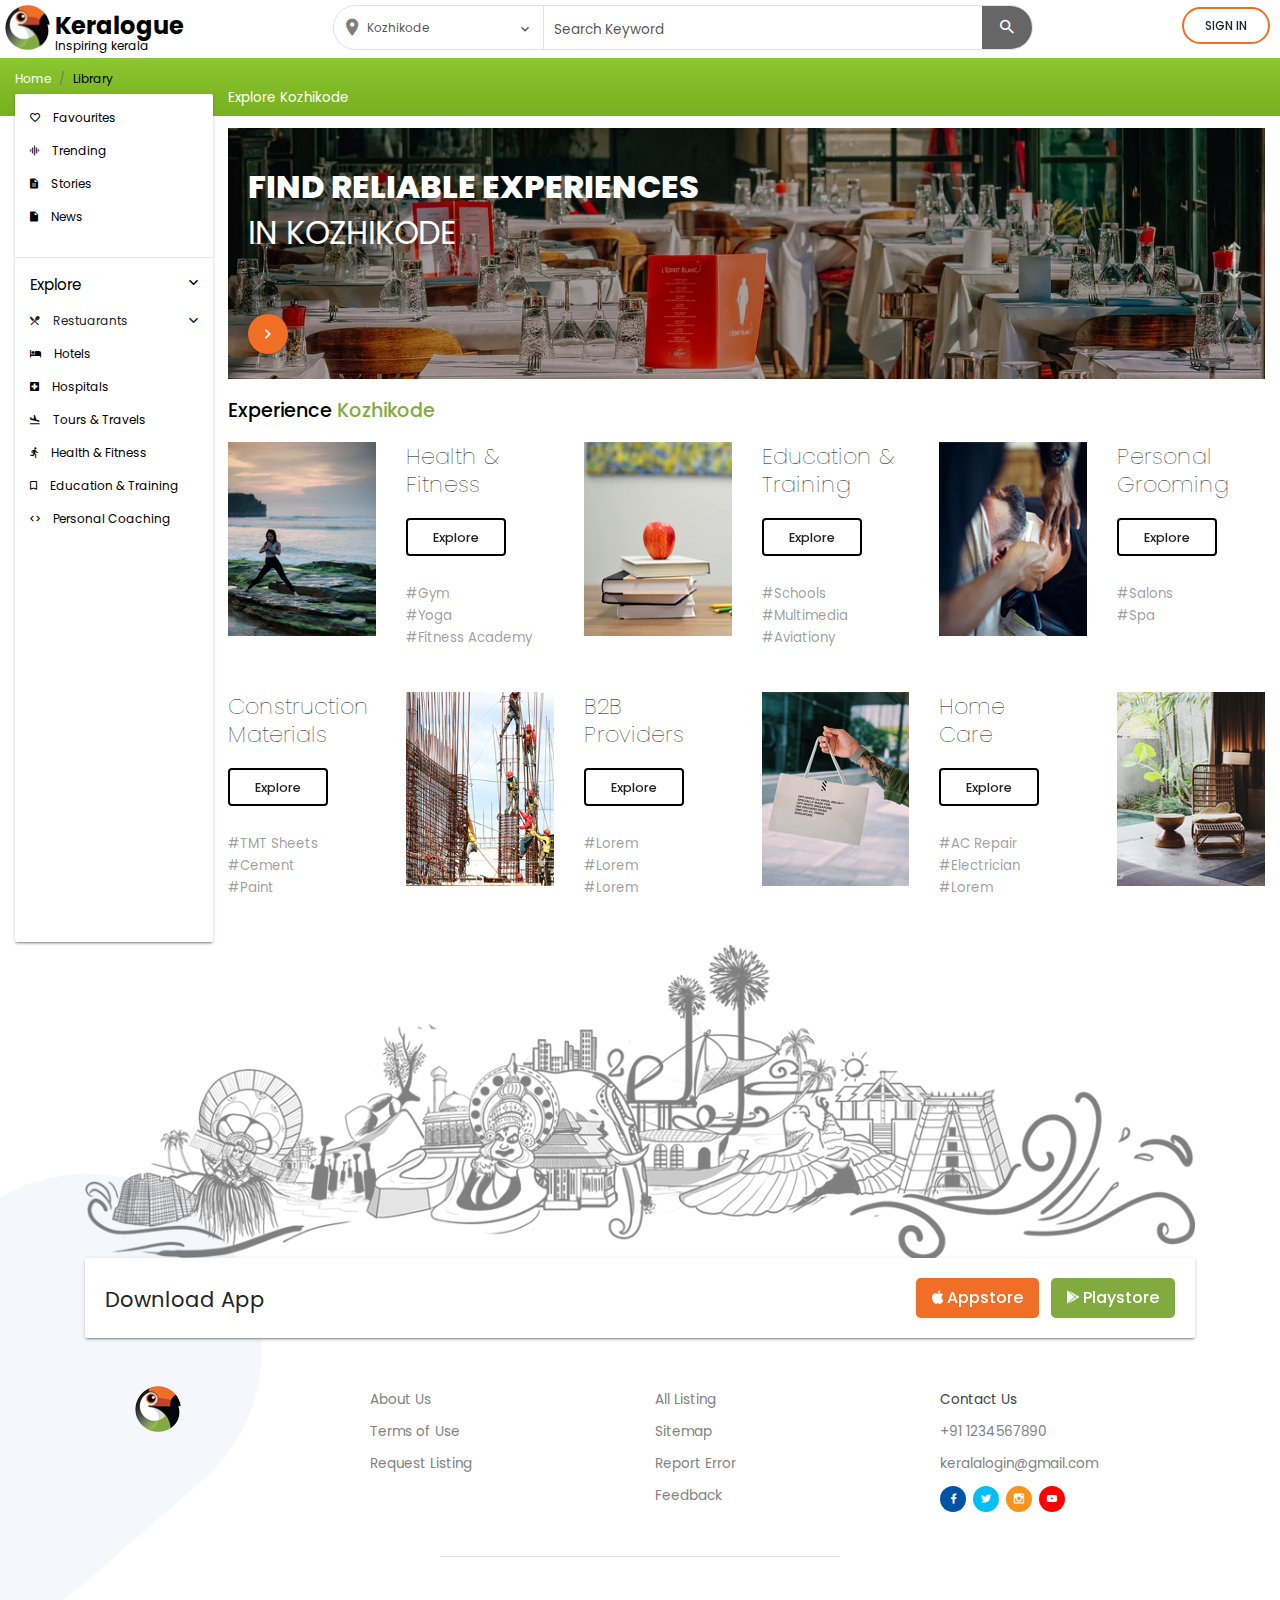
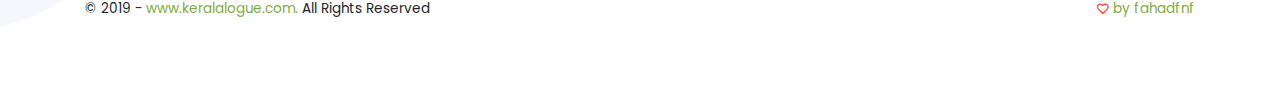
<file: listings.html>
<!doctype html>
<html lang="en">
<head>
<!-- Required meta tags -->
<meta charset="utf-8">
<meta name="viewport" content="width=device-width, initial-scale=1, shrink-to-fit=no">
<link rel="shortcut icon" type="image/x-icon" href="favicon.png">
<!-- Material Design for Bootstrap fonts and icons -->
<link rel="stylesheet" href="css/material-design-iconic-font.min.css">

<!-- Material Design for Bootstrap CSS -->
<link rel="stylesheet" href="css/bootstrap-material-design.min.css">
<!-- Main CSS -->
<link rel="stylesheet" href="css/main.css">
<title>Keralogue Inspiring kerala Listings</title>
</head>
<body>
<nav class="navbar navbar-expand-lg fixed-top"> <a class="navbar-brand" href="#"><img src="images/keralogue.png" alt="logo"> Keralogue <span>Inspiring kerala</span></a>
  <div class="mx-auto">
    <div class="search-bar-area list-page-search">
      <div class="location-drop">
        <div class="dropdown"> <a class="dropdown-toggle" id="dropdownMenuButton" data-toggle="dropdown" aria-haspopup="true" aria-expanded="false"> <i class="zmdi zmdi-pin"></i> Kozhikode </a>
          <div class="dropdown-menu" aria-labelledby="dropdownMenuButton"> <a class="dropdown-item" href="#"><i class="zmdi zmdi-pin-drop"></i> Thiruvanathapuram</a> <a class="dropdown-item" href="#"><i class="zmdi zmdi-pin-drop"></i> Kollam</a> <a class="dropdown-item" href="#"><i class="zmdi zmdi-pin-drop"></i> Palakkad</a> </div>
        </div>
      </div>
      <div class="search-field">
        <input class="form-control" type="text" placeholder="Search Keyword">
        <button type="submit" class="submit-btn"><i class="zmdi zmdi-search"></i></button>
      </div>
    </div>
  </div>
  <a class="btn btn-primary">Sign In</a> </nav>
<div class="bg_green">
  <div class="col-md-4 col-12">
    <nav aria-label="breadcrumb">
      <ol class="breadcrumb">
        <li class="breadcrumb-item"><a href="#">Home</a></li>
        <li class="breadcrumb-item active" aria-current="page">Library</li>
        <li class="ml-auto">
          <button class="navbar-toggler float-right d-md-none d-sm-block" type="button" data-toggle="collapse" data-target="#menu-toggle" aria-controls="navbarNav" aria-expanded="false" aria-label="Toggle navigation"> <span class="navbar-toggler-icon"><i class="zmdi zmdi-filter-list text-white"></i></span> </button>
        </li>
      </ol>
    </nav>
  </div>
</div>
<div class="row mr-0 ml-0">
  <div class="col-md-3 col-lg-3 col-xl-2 d-flex menu-side">
    <div class="card w-100 collapse navbar-collapse" id="menu-toggle">
      <ul class="list-menu">
        <li><a href="#"><i class="zmdi zmdi-favorite-outline"></i> Favourites</a></li>
        <li><a href="#"><i class="zmdi zmdi-graphic-eq"></i> Trending</a></li>
        <li><a href="#"><i class="zmdi zmdi-file-text"></i> Stories</a></li>
        <li><a href="#"><i class="zmdi zmdi-file"></i> News</a></li>
        <hr>
        <a class="text-list" data-toggle="collapse" href="#collapseExample" role="button" aria-expanded="true" aria-controls="collapseExample"> Explore <i class="zmdi zmdi-chevron-down"></i> </a>
        <div class="collapse show" id="collapseExample">
          <li><a  data-toggle="collapse" data-target="#listmenu" aria-expanded="false" aria-controls="listmenu"><i class="zmdi zmdi-cutlery"></i> Restuarants <i class="zmdi zmdi-chevron-down sub-arrow"></i></a>
			<div class="collapse" id="listmenu">
  <ul class="list-menu">
	   <li><a href="#"> Fine Dine</a></li>
	  <li><a href="#"> Casual Dine</a></li>
				</ul>
</div>
				 </li>
          <li><a href="#"><i class="zmdi zmdi-hotel"></i> Hotels</a></li>
          <li><a href="#"><i class="zmdi zmdi-hospital"></i> Hospitals</a></li>
          <li><a href="#"><i class="zmdi zmdi-flight-land"></i> Tours & Travels</a></li>
          <li><a href="#"><i class="zmdi zmdi-run"></i> Health & Fitness</a></li>
          <li><a href="#"><i class="zmdi zmdi-bookmark-outline"></i> Education & Training</a></li>
          <li><a href="#"><i class="zmdi zmdi-code"></i> Personal Coaching</a></li>
        </div>
      </ul>
    </div>
  </div>
  <div class="col-md-9 col-lg-9 col-xl-10 col-12 ">
    <h5 class="text-white mt-n5">Explore Kozhikode</h5>
    <div id="carouselExampleIndicators" class="carousel slide listing-carousel" data-ride="carousel">
      <div class="carousel-inner">
        <div class="carousel-item active"> <img class="img-fluid" src="images/list01.jpg" alt="First slide">
          <div class="carousel-caption">
            <h1 class="pb-2"> <strong>find reliable experiences </strong></h1>
            <h2>in kozhikode</h2>
            <span class="btn-group-sm"> <a href="#" class="btn btn-secondary bmd-btn-fab"> <i class="zmdi zmdi-chevron-right"></i> </a> </span> </div>
          <div class="bg-overlay"></div>
        </div>
        <div class="carousel-item"> <img class="img-fluid" src="images/list02.jpg" alt="First slide">
          <div class="carousel-caption">
            <h1 class="pb-2"> <strong>find reliable experiences </strong></h1>
            <h2><strong>in kozhikode</strong></h2>
            <span class="btn-group-sm"> <a href="#" class="btn btn-secondary bmd-btn-fab"> <i class="zmdi zmdi-chevron-right"></i> </a> </span> </div>
          <div class="bg-overlay"></div>
        </div>
      </div>
      <a class="carousel-control-prev" href="#carouselExampleIndicators" role="button" data-slide="prev"> <span class="carousel-control-prev-icon" aria-hidden="true"></span> <span class="sr-only">Previous</span> </a> <a class="carousel-control-next" href="#carouselExampleIndicators" role="button" data-slide="next"> <span class="carousel-control-next-icon" aria-hidden="true"></span> <span class="sr-only">Next</span> </a> </div>
        <h4 class="title">Experience <span>Kozhikode</span></h4>
      <div class="row listing-item">
        <div class="col-6 col-md-3 col-lg-3 col-xl-2">
          <div class="feature-list">
            <div class="img-set"><img src="images/05.jpg"> </div>
          </div>
        </div>
        <div class="col-6 col-md-3 col-lg-3 col-xl-2">
          <div class="feature-list">
            <h2>Health & <br>
              Fitness </h2>
            <a href="#" class="btn btn-border-black">Explore</a>
            <h5>#Gym</h5>
            <h5>#Yoga</h5>
            <h5>#Fitness Academy</h5>
          </div>
        </div>
        <div class="col-6 col-md-3 col-lg-3 col-xl-2">
          <div class="feature-list">
            <div class="img-set"><img src="images/06.jpg"> </div>
          </div>
        </div>
        <div class="col-6 col-md-3 col-lg-3 col-xl-2">
          <div class="feature-list">
            <h2>Education & <br>
              Training</h2>
            <a href="#" class="btn btn-border-black">Explore</a>
            <h5>#Schools</h5>
            <h5>#Multimedia</h5>
            <h5>#Aviationy</h5>
          </div>
        </div>
        <div class="col-6 col-md-3 col-lg-3 col-xl-2">
          <div class="feature-list">
            <div class="img-set"><img src="images/07.jpg"> </div>
          </div>
        </div>
        <div class="col-6 col-md-3 col-lg-3 col-xl-2">
          <div class="feature-list">
            <h2>Personal <br>
              Grooming </h2>
            <a href="#" class="btn btn-border-black">Explore</a>
            <h5>#Salons</h5>
            <h5>#Spa</h5>
          </div>
        </div>
        <div class="col-6 col-md-3 col-lg-3 col-xl-2">
          <div class="feature-list">
            <h2>Construction <br>
              Materials</h2>
            <a href="#" class="btn btn-border-black">Explore</a>
            <h5>#TMT Sheets</h5>
            <h5>#Cement</h5>
            <h5>#Paint</h5>
          </div>
        </div>
        <div class="col-6 col-md-3 col-lg-3 col-xl-2">
          <div class="feature-list">
            <div class="img-set"><img src="images/08.jpg"> </div>
          </div>
        </div>
        <div class="col-6 col-md-3 col-lg-3 col-xl-2">
          <div class="feature-list">
            <h2>B2B <br>
              Providers</h2>
            <a href="#" class="btn btn-border-black">Explore</a>
            <h5>#Lorem</h5>
            <h5>#Lorem</h5>
            <h5>#Lorem</h5>
          </div>
        </div>
        <div class="col-6 col-md-3 col-lg-3 col-xl-2">
          <div class="feature-list">
            <div class="img-set"><img src="images/09.jpg"> </div>
          </div>
        </div>
        <div class="col-6 col-md-3 col-lg-3 col-xl-2">
          <div class="feature-list">
            <h2>Home <br>
              Care</h2>
            <a href="#" class="btn btn-border-black">Explore</a>
            <h5>#AC Repair</h5>
            <h5>#Electrician</h5>
            <h5>#Lorem</h5>
          </div>
        </div>
        <div class="col-6 col-md-3 col-lg-3 col-xl-2">
          <div class="feature-list">
            <div class="img-set"><img src="images/10.jpg"> </div>
          </div>
        </div>
      </div>
    
  </div>
</div>
<div class="clearfix"></div>
<footer>
  <div class="radial-box"></div>
  <div class="container"> <img src="images/footer_kerala.png">
    <div class="card mb-5">
      <div class="card-body">
        <h3 class="float-left pt-2">Download App </h3>
        <div class="float-right"> <a href="#" class="btn bg-secondary btn-lg text-white text-inherit mb-0" role="button" aria-pressed="true"><i class="zmdi zmdi-apple align-baseline"></i> Appstore</a> <a href="#" class="btn  bg-primary btn-lg text-white text-inherit ml-2 mb-0" role="button" aria-pressed="true"><i class="zmdi zmdi-google-play align-baseline"></i> Playstore</a> </div>
      </div>
    </div>
    <div class="row">
      <div class="col-lg-3 col-md-3 col-6"> <a href="index.html"   alt="keralalogue"><img class="ml-50" src="images/keralogue.png"></a> </div>
      <div class="col-lg-3 col-md-3 col-6">
        <ul>
          <li><a href="#">About Us</a></li>
          <li><a href="#">Terms of Use</a></li>
          <li><a href="#">Request Listing</a></li>
        </ul>
      </div>
      <div class="col-lg-3 col-md-3 col-6">
        <ul>
          <li><a href="#">All Listing</a></li>
          <li><a href="#">Sitemap</a></li>
          <li><a href="#">Report Error</a></li>
          <li><a href="#">Feedback</a></li>
        </ul>
      </div>
      <div class="col-lg-3 col-md-3 col-6">
        <ul>
          <li><a href="#" class="text-dark">Contact Us</a></li>
          <li><a href="tel:+91 1234567890">+91 1234567890</a></li>
          <li><a href="mailto:keralalogin@gmail.com">keralalogin@gmail.com</a></li>
        </ul>
        <ul class="social">
          <li><a href="#" class="circle bg-fb"><i class="zmdi zmdi-facebook"></i></a></li>
          <li><a href="#" class="circle bg-tw"><i class="zmdi zmdi-twitter"></i></a></li>
          <li><a href="#" class="circle bg-in"><i class="zmdi zmdi-instagram"></i></a></li>
          <li><a href="#" class="circle bg-yu"><i class="zmdi zmdi-youtube-play"></i></a></li>
        </ul>
      </div>
      <div class="clearfix"></div>
      <hr>
    </div>
  </div>
</footer>
<div class="container">
  <div class="clearfix"></div>
  <p class="float-left m-100">© 2019 - <a href="#">www.keralalogue.com.</a> All Rights Reserved</p>
  <p class="float-right m-100"><i class="zmdi zmdi-favorite-outline align-middle text-danger"></i> <a href="www.fahadfnf.com" target="_blank">by fahadfnf</a></p>
</div>

<!-- jQuery first, then Popper.js, then Bootstrap JS --> 
<script src="js/jquery-3.2.1.slim.min.js"></script> 
<script src="js/popper.js"></script> 
<script src="js/bootstrap-material-design.js"></script> 
<script>$(document).ready(function() { $('body').bootstrapMaterialDesign(); });</script> 
<script>
$(document).scroll(function () {
    var $nav = $(".fixed-top");
    $nav.toggleClass('scrolled', $(this).scrollTop() > $nav.height());
  });
	 $(function(){
            $("#menu-toggle").click(function(e) {
                e.preventDefault();
                $("#wrapper").toggleClass("toggled");
            });

            $(window).resize(function(e) {
              if($(window).width()<=768){
                $("#wrapper").removeClass("toggled");
              }else{
                $("#wrapper").addClass("toggled");
              }
            });
          });
	</script>
</body>
</html>
</file>
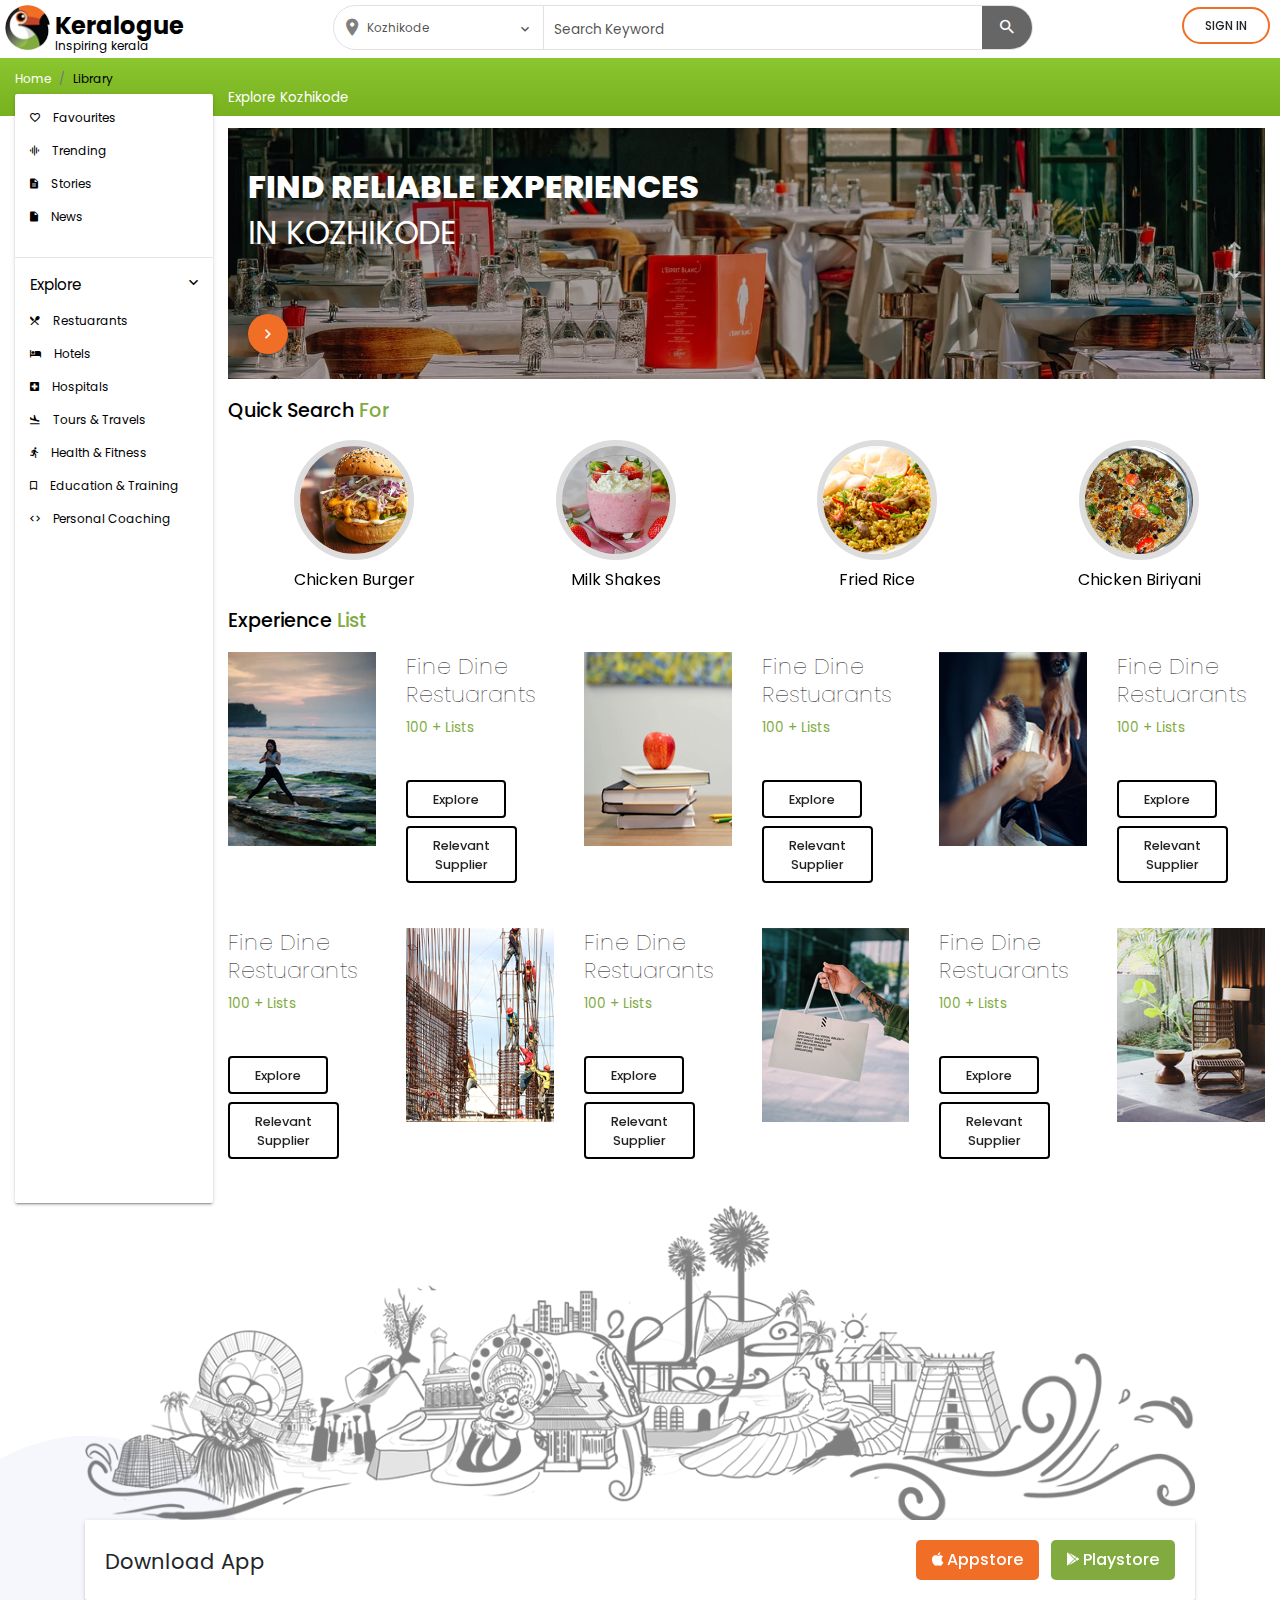
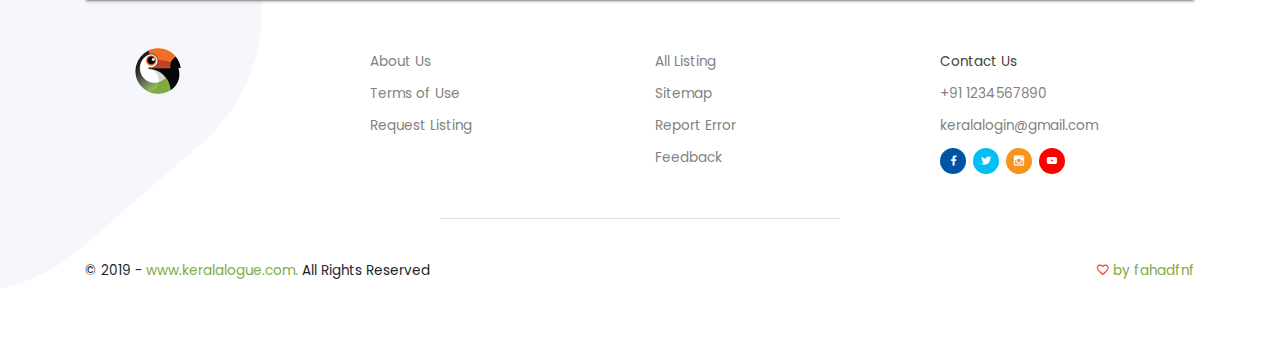
<file: lists.html>
<!doctype html>
<html lang="en">
<head>
<!-- Required meta tags -->
<meta charset="utf-8">
<meta name="viewport" content="width=device-width, initial-scale=1, shrink-to-fit=no">
<link rel="shortcut icon" type="image/x-icon" href="favicon.png">
<!-- Material Design for Bootstrap fonts and icons -->
<link rel="stylesheet" href="css/material-design-iconic-font.min.css">

<!-- Owl Stylesheets -->
<link rel="stylesheet" href="css/owl.carousel.min.css">
<link rel="stylesheet" href="css/owl.theme.default.min.css">
	
<!-- Material Design for Bootstrap CSS -->
<link rel="stylesheet" href="css/bootstrap-material-design.min.css">
<!-- Main CSS -->
<link rel="stylesheet" href="css/main.css">
<title>Keralogue Inspiring kerala Listings</title>
</head>
<body>
<nav class="navbar navbar-expand-lg fixed-top"> <a class="navbar-brand" href="#"><img src="images/keralogue.png" alt="logo"> Keralogue <span>Inspiring kerala</span></a>
  <div class="mx-auto">
    <div class="search-bar-area list-page-search">
      <div class="location-drop">
        <div class="dropdown"> <a class="dropdown-toggle" id="dropdownMenuButton" data-toggle="dropdown" aria-haspopup="true" aria-expanded="false"> <i class="zmdi zmdi-pin"></i> Kozhikode </a>
          <div class="dropdown-menu" aria-labelledby="dropdownMenuButton"> <a class="dropdown-item" href="#"><i class="zmdi zmdi-pin-drop"></i> Thiruvanathapuram</a> <a class="dropdown-item" href="#"><i class="zmdi zmdi-pin-drop"></i> Kollam</a> <a class="dropdown-item" href="#"><i class="zmdi zmdi-pin-drop"></i> Palakkad</a> </div>
        </div>
      </div>
      <div class="search-field">
        <input class="form-control" type="text" placeholder="Search Keyword">
        <button type="submit" class="submit-btn"><i class="zmdi zmdi-search"></i></button>
      </div>
    </div>
  </div>
  <a class="btn btn-primary">Sign In</a> </nav>
<div class="bg_green">
  <div class="col-md-4 col-12">
    <nav aria-label="breadcrumb">
      <ol class="breadcrumb">
        <li class="breadcrumb-item"><a href="#">Home</a></li>
        <li class="breadcrumb-item active" aria-current="page">Library</li>
        <li class="ml-auto">
          <button class="navbar-toggler float-right d-md-none d-sm-block" type="button" data-toggle="collapse" data-target="#menu-toggle" aria-controls="navbarNav" aria-expanded="false" aria-label="Toggle navigation"> <span class="navbar-toggler-icon"><i class="zmdi zmdi-filter-list text-white"></i></span> </button>
        </li>
      </ol>
    </nav>
  </div>
</div>
<div class="row mr-0 ml-0">
  <div class="col-md-3 col-lg-3 col-xl-2 d-flex menu-side">
    <div class="card w-100 collapse navbar-collapse" id="menu-toggle">
      <ul class="list-menu">
        <li><a href="#"><i class="zmdi zmdi-favorite-outline"></i> Favourites</a></li>
        <li><a href="#"><i class="zmdi zmdi-graphic-eq"></i> Trending</a></li>
        <li><a href="#"><i class="zmdi zmdi-file-text"></i> Stories</a></li>
        <li><a href="#"><i class="zmdi zmdi-file"></i> News</a></li>
        <hr>
        <a class="text-list" data-toggle="collapse" href="#collapseExample" role="button" aria-expanded="true" aria-controls="collapseExample"> Explore <i class="zmdi zmdi-chevron-down"></i> </a>
        <div class="collapse show" id="collapseExample">
          <li><a href="#"><i class="zmdi zmdi-cutlery"></i> Restuarants</a></li>
          <li><a href="#"><i class="zmdi zmdi-hotel"></i> Hotels</a></li>
          <li><a href="#"><i class="zmdi zmdi-hospital"></i> Hospitals</a></li>
          <li><a href="#"><i class="zmdi zmdi-flight-land"></i> Tours & Travels</a></li>
          <li><a href="#"><i class="zmdi zmdi-run"></i> Health & Fitness</a></li>
          <li><a href="#"><i class="zmdi zmdi-bookmark-outline"></i> Education & Training</a></li>
          <li><a href="#"><i class="zmdi zmdi-code"></i> Personal Coaching</a></li>
        </div>
      </ul>
    </div>
  </div>
  <div class="col-md-9 col-lg-9 col-xl-10 col-12 ">
    <h5 class="text-white mt-n5">Explore Kozhikode</h5>
    <div id="carouselExampleIndicators" class="carousel slide listing-carousel" data-ride="carousel">
      <div class="carousel-inner">
        <div class="carousel-item active"> <img class="img-fluid" src="images/list01.jpg" alt="First slide">
          <div class="carousel-caption">
            <h1 class="pb-2"> <strong>find reliable experiences </strong></h1>
            <h2>in kozhikode</h2>
            <span class="btn-group-sm"> <a href="#" class="btn btn-secondary bmd-btn-fab"> <i class="zmdi zmdi-chevron-right"></i> </a> </span> </div>
          <div class="bg-overlay"></div>
        </div>
        <div class="carousel-item"> <img class="img-fluid" src="images/list02.jpg" alt="First slide">
          <div class="carousel-caption">
            <h1 class="pb-2"> <strong>find reliable experiences </strong></h1>
            <h2><strong>in kozhikode</strong></h2>
            <span class="btn-group-sm"> <a href="#" class="btn btn-secondary bmd-btn-fab"> <i class="zmdi zmdi-chevron-right"></i> </a> </span> </div>
          <div class="bg-overlay"></div>
        </div>
      </div>
      <a class="carousel-control-prev" href="#carouselExampleIndicators" role="button" data-slide="prev"> <span class="carousel-control-prev-icon" aria-hidden="true"></span> <span class="sr-only">Previous</span> </a> <a class="carousel-control-next" href="#carouselExampleIndicators" role="button" data-slide="next"> <span class="carousel-control-next-icon" aria-hidden="true"></span> <span class="sr-only">Next</span> </a> </div>
	  
	  
	    <h4 class="title pb-2">Quick Search <span>For</span></h4>
	  <div class="quick-item">
	   <div class="owl-carousel owl-theme">
            <div class="item">
				<a href="#">
				<div class="img-item">
				<img src="images/p_01.jpg">
					</div>
              <h4>Chicken Burger</h4>
					</a>
            </div>
            <div class="item">
				<a href="#">
				<div class="img-item">
				<img src="images/p_02.jpg">
					</div>
              <h4>Milk Shakes</h4>
				</a>
            </div>
            <div class="item">
				<a href="#">
				<div class="img-item">
				<img src="images/p_03.jpg">
					</div>
              <h4>Fried Rice</h4>
				</a>
            </div>
            <div class="item">
				<a href="#">
				<div class="img-item">
				<img src="images/p_04.jpg">
					</div>
              <h4>Chicken Biriyani</h4>
				</a>
            </div>
            <div class="item">
				<a href="#">
				<div class="img-item">
				<img src="images/p_05.jpg">
					</div>
              <h4>Alfahm</h4>
				</a>
            </div>
            <div class="item">
				<a href="#">
				<div class="img-item">
				<img src="images/p_06.jpg">
					</div>
              <h4>Kuzhi Manthi</h4>
				</a>
            </div>
		   
		   <div class="item">
				<a href="#">
				<div class="img-item">
				<img src="images/p_07.jpg">
					</div>
              <h4>Juices</h4>
				</a>
            </div>
		    <div class="item">
				<a href="#">
				<div class="img-item">
				<img src="images/p_08.jpg">
					</div>
              <h4>Coffee</h4>
				</a>
            </div>
		   
		    <div class="item">
				<a href="#">
				<div class="img-item">
				<img src="images/p_06.jpg">
					</div>
              <h4>Kuzhi Manthi</h4>
				</a>
            </div>
		   
        </div>
          </div>
	  
	  
	  
        <h4 class="title">Experience <span>List</span></h4>
      <div class="row listing-item lists">
        <div class="col-6 col-md-3 col-lg-3 col-xl-2">
          <div class="feature-list">
            <div class="img-set"><img src="images/05.jpg"> </div>
          </div>
        </div>
        <div class="col-6 col-md-3 col-lg-3 col-xl-2">
          <div class="feature-list">
            <h2 class="pb-2">Fine Dine
Restuarants
 </h2>
			  <p class="text-primary">100 + Lists</p>
            <a href="#" class="btn btn-border-black mt-1 mb-1">Explore</a>
			   <a href="#" class="btn btn-border-black mt-1 mb-1 fs-small">Relevant <br> Supplier </a>
           
          </div>
        </div>
        <div class="col-6 col-md-3 col-lg-3 col-xl-2">
          <div class="feature-list">
            <div class="img-set"><img src="images/06.jpg"> </div>
          </div>
        </div>
       <div class="col-6 col-md-3 col-lg-3 col-xl-2">
          <div class="feature-list">
            <h2 class="pb-2">Fine Dine
Restuarants
 </h2>
			  <p class="text-primary">100 + Lists</p>
            <a href="#" class="btn btn-border-black mt-1 mb-1">Explore</a>
			   <a href="#" class="btn btn-border-black mt-1 mb-1 fs-small">Relevant <br> Supplier </a>
           
          </div>
        </div>
        <div class="col-6 col-md-3 col-lg-3 col-xl-2">
          <div class="feature-list">
            <div class="img-set"><img src="images/07.jpg"> </div>
          </div>
        </div>
        <div class="col-6 col-md-3 col-lg-3 col-xl-2">
          <div class="feature-list">
            <h2 class="pb-2">Fine Dine
Restuarants
 </h2>
			  <p class="text-primary">100 + Lists</p>
            <a href="#" class="btn btn-border-black mt-1 mb-1">Explore</a>
			   <a href="#" class="btn btn-border-black mt-1 mb-1 fs-small">Relevant <br> Supplier </a>
           
          </div>
        </div>
        <div class="col-6 col-md-3 col-lg-3 col-xl-2">
          <div class="feature-list">
            <h2 class="pb-2">Fine Dine
Restuarants
 </h2>
			  <p class="text-primary">100 + Lists</p>
            <a href="#" class="btn btn-border-black mt-1 mb-1">Explore</a>
			   <a href="#" class="btn btn-border-black mt-1 mb-1 fs-small">Relevant <br> Supplier </a>
           
          </div>
        </div>
        <div class="col-6 col-md-3 col-lg-3 col-xl-2">
          <div class="feature-list">
            <div class="img-set"><img src="images/08.jpg"> </div>
          </div>
        </div>
        <div class="col-6 col-md-3 col-lg-3 col-xl-2">
          <div class="feature-list">
            <h2 class="pb-2">Fine Dine
Restuarants
 </h2>
			  <p class="text-primary">100 + Lists</p>
            <a href="#" class="btn btn-border-black mt-1 mb-1">Explore</a>
			   <a href="#" class="btn btn-border-black mt-1 mb-1 fs-small">Relevant <br> Supplier </a>
           
          </div>
        </div>
        <div class="col-6 col-md-3 col-lg-3 col-xl-2">
          <div class="feature-list">
            <div class="img-set"><img src="images/09.jpg"> </div>
          </div>
        </div>
        <div class="col-6 col-md-3 col-lg-3 col-xl-2">
          <div class="feature-list">
            <h2 class="pb-2">Fine Dine
Restuarants
 </h2>
			  <p class="text-primary">100 + Lists</p>
            <a href="#" class="btn btn-border-black mt-1 mb-1">Explore</a>
			   <a href="#" class="btn btn-border-black mt-1 mb-1 fs-small">Relevant <br> Supplier </a>
           
          </div>
        </div>
        <div class="col-6 col-md-3 col-lg-3 col-xl-2">
          <div class="feature-list">
            <div class="img-set"><img src="images/10.jpg"> </div>
          </div>
        </div>
      </div>
    
  </div>
</div>
<div class="clearfix"></div>
<footer>
  <div class="radial-box"></div>
  <div class="container"> <img src="images/footer_kerala.png">
    <div class="card mb-5">
      <div class="card-body">
        <h3 class="float-left pt-2">Download App </h3>
        <div class="float-right"> <a href="#" class="btn bg-secondary btn-lg text-white text-inherit mb-0" role="button" aria-pressed="true"><i class="zmdi zmdi-apple align-baseline"></i> Appstore</a> <a href="#" class="btn  bg-primary btn-lg text-white text-inherit ml-2 mb-0" role="button" aria-pressed="true"><i class="zmdi zmdi-google-play align-baseline"></i> Playstore</a> </div>
      </div>
    </div>
    <div class="row">
      <div class="col-lg-3 col-md-3 col-6"> <a href="index.html"   alt="keralalogue"><img class="ml-50" src="images/keralogue.png"></a> </div>
      <div class="col-lg-3 col-md-3 col-6">
        <ul>
          <li><a href="#">About Us</a></li>
          <li><a href="#">Terms of Use</a></li>
          <li><a href="#">Request Listing</a></li>
        </ul>
      </div>
      <div class="col-lg-3 col-md-3 col-6">
        <ul>
          <li><a href="#">All Listing</a></li>
          <li><a href="#">Sitemap</a></li>
          <li><a href="#">Report Error</a></li>
          <li><a href="#">Feedback</a></li>
        </ul>
      </div>
      <div class="col-lg-3 col-md-3 col-6">
        <ul>
          <li><a href="#" class="text-dark">Contact Us</a></li>
          <li><a href="tel:+91 1234567890">+91 1234567890</a></li>
          <li><a href="mailto:keralalogin@gmail.com">keralalogin@gmail.com</a></li>
        </ul>
        <ul class="social">
          <li><a href="#" class="circle bg-fb"><i class="zmdi zmdi-facebook"></i></a></li>
          <li><a href="#" class="circle bg-tw"><i class="zmdi zmdi-twitter"></i></a></li>
          <li><a href="#" class="circle bg-in"><i class="zmdi zmdi-instagram"></i></a></li>
          <li><a href="#" class="circle bg-yu"><i class="zmdi zmdi-youtube-play"></i></a></li>
        </ul>
      </div>
      <div class="clearfix"></div>
      <hr>
    </div>
  </div>
</footer>
<div class="container">
  <div class="clearfix"></div>
  <p class="float-left m-100">© 2019 - <a href="#">www.keralalogue.com.</a> All Rights Reserved</p>
  <p class="float-right m-100"><i class="zmdi zmdi-favorite-outline align-middle text-danger"></i> <a href="www.fahadfnf.com" target="_blank">by fahadfnf</a></p>
</div>

<!-- jQuery first, then Popper.js, then Bootstrap JS --> 
<script src="js/jquery-3.2.1.slim.min.js"></script> 
<script src="js/popper.js"></script> 
<script src="js/bootstrap-material-design.js"></script> 
	  <script src="js/owl.carousel.js"></script>
<script>$(document).ready(function() { $('body').bootstrapMaterialDesign(); });</script> 
<script>
$(document).scroll(function () {
    var $nav = $(".fixed-top");
    $nav.toggleClass('scrolled', $(this).scrollTop() > $nav.height());
  });
	 $(function(){
            $("#menu-toggle").click(function(e) {
                e.preventDefault();
                $("#wrapper").toggleClass("toggled");
            });

            $(window).resize(function(e) {
              if($(window).width()<=768){
                $("#wrapper").removeClass("toggled");
              }else{
                $("#wrapper").addClass("toggled");
              }
            });
          });
	
	$(document).ready(function() {
              $('.owl-carousel').owlCarousel({
                loop: false,
                margin: 0,
				  nav: false,
                responsiveClass: true,
                responsive: {
                  0: {
                    items: 4,
                    nav: false
                  },
                  600: {
                    items: 4,
                    nav: false
                  },
					1000: {
                    items: 4,
                    nav: false,
                    loop: false,
                    margin: 10
                  },
                  1400: {
                    items: 8,
                    nav: false,
                    loop: false,
                    margin: 0
                  }
                }
              })
            })
	
	</script>
</body>
</html>
</file>
<file: css/main.css>
@import url("https://fonts.googleapis.com/css?family=Poppins:200,300,400,500,600,700,800,900&display=swap");
/* CSS Document */
a, abbr, acronym, address, applet, article, aside, audio, b, blockquote, big, body, center, canvas, caption, cite, code, command, datalist, dd, del, details, dfn, dl, div, dt, em, embed, fieldset, figcaption, figure, font, footer, form, h1, h2, h3, h4, h5, h6, header, hgroup, html, i, iframe, img, ins, kbd, keygen, label, legend, li, meter, nav, object, ol, output, p, pre, progress, q, s, samp, section, small, span, source, strike, strong, sub, sup, table, tbody, tfoot, thead, th, tr, tdvideo, tt, u, ul, var {
  background: transparent;
  border: none;
  font-size: 100%;
  margin: 0;
  padding: 0;
  outline: 0;
  vertical-align: top; }

ol, ul {
  list-style: none; }

blockquote, q {
  quotes: none; }

table, table td {
  padding: 0;
  border: none;
  border-collapse: collapse; }

img {
  vertical-align: top;
  max-width: 100%; }

embed {
  vertical-align: top; }

article, aside, audio, canvas, command, datalist, details, embed, figcaption, figure, footer, header, hgroup, keygen, meter, nav, output, progress, section, source, video {
  display: block; }

mark, rp, rt, ruby, summary, time {
  display: inline; }

input, textarea {
  border: 0;
  padding: 0;
  margin: 0;
  outline: 0; }

iframe {
  border: 0;
  margin: 0;
  padding: 0; }

input, textarea, select {
  margin: 0;
  padding: 0px; }

a {
  text-decoration: none;
  color: #81ab3f; }

a:hover, a:focus {
  text-decoration: none !important;
  color: #f16e26;
  -webkit-transition: ease all 0.5s;
  transition: ease all 0.5s;
  -moz-transition: ease all 0.5s; }

strong {
  font-weight: 500; }

/* -------------------------------------------- */
/* ------------------Style---------------------- */
/* -------------------------------------------- */
html, body {
  width: 100%;
  padding: 0;
  margin: 0;
  background: #ffffff;
  font-family: "Poppins", sans-serif; }

* {
  -webkit-box-sizing: border-box;
  -moz-box-sizing: border-box;
  box-sizing: border-box; }

h1 {
  font-size: 3em; }

h2 {
  font-size: 2em; }

h3 {
  font-size: 1.5em;
  line-height: 28px; }

h4 {
  font-size: 1em; }

h5 {
  font-size: 0.83em; }

h6 {
  font-size: 0.67em; }

strong {
  font-weight: 800; }

p {
  font-size: .85em;
  line-height: 24px; }

.text-primary {
  color: #81ab3f !important; }

.text-grey {
  color: #626262 !important; }

.bg-primary {
  background: #81ab3f !important; }

.bg-secondary {
  background: #f16e26 !important; }

.bg-primary-darken {
  background: #00abd2; }

.bg-lighten {
  background: #d1f1fb; }
  @media (max-width: 768px) {
    .bg-lighten img {
      margin-bottom: 20px;
      margin-top: 20px; } }

.mt-n5 {
  margin-top: -26px; }

.ml-50 {
  margin-left: 50px; }
  @media (max-width: 767px) {
    .ml-50 {
      margin-left: 0px; } }

.mt-4em {
  margin-top: 4rem; }

.ml-15 {
  margin-left: 15% !important; }
  @media (max-width: 767px) {
    .ml-15 {
      margin-left: 0px !important; } }

/*navbar */
.navbar {
  background: #ffffff;
  padding: 0 10px 0 5px;
  z-index: 99;
  box-shadow: none; }
  .navbar .navbar-brand {
    font-size: 1.5em;
    font-weight: 700;
    color: #000000;
    margin-right: 0px;
    padding-bottom: 0px; }
    .navbar .navbar-brand span {
      font-size: .75rem;
      display: block;
      margin-left: 50px;
      margin-top: -13px;
      font-weight: 400; }
    .navbar .navbar-brand img {
      vertical-align: middle;
      margin-right: 0px;
      width: 45px; }
    @media (max-width: 767px) {
      .navbar .navbar-brand {
        padding-left: 5px; } }
    .navbar .navbar-brand:hover {
      color: #81ab3f; }
  .navbar .search-bar-area {
    width: 700px;
    height: 45px;
    display: none;
    border: 1px solid #e1e1e1;
    border-radius: 40px; }
    .navbar .search-bar-area .location-drop {
      width: 30%;
      height: 100%;
      float: left;
      border-right: 1px solid #e1e1e1;
      padding: 12px 0px; }
      .navbar .search-bar-area .location-drop i {
        display: inline-block;
        vertical-align: middle;
        color: rgba(0, 0, 0, 0.5);
        padding-right: 6px;
        font-size: 1.3rem; }
      .navbar .search-bar-area .location-drop a.dropdown-toggle {
        font-size: .75rem;
        color: rgba(0, 0, 0, 0.7);
        cursor: pointer;
        width: 100%;
        display: inline-block;
        padding-left: 12px;
        padding-right: 12px; }
        .navbar .search-bar-area .location-drop a.dropdown-toggle:after {
          float: right;
          padding-right: 10px;
          font-size: 1rem;
          margin-top: -1px; }
      .navbar .search-bar-area .location-drop .dropdown-menu {
        box-shadow: none;
        width: 100%; }
        .navbar .search-bar-area .location-drop .dropdown-menu .dropdown-item {
          font-size: .75rem; }
      @media (max-width: 768px) {
        .navbar .search-bar-area .location-drop {
          width: 40%; } }
    .navbar .search-bar-area .search-field {
      width: 70%;
      float: left;
      padding-left: 10px; }
      .navbar .search-bar-area .search-field input::-webkit-input-placeholder {
        font-size: .85rem;
        color: rgba(0, 0, 0, 0.7); }
      .navbar .search-bar-area .search-field .form-control {
        border: none;
        background: none;
        font-size: .75rem;
        padding-top: 15px;
        width: 70%;
        color: rgba(0, 0, 0, 0.7);
        float: left; }
      .navbar .search-bar-area .search-field .submit-btn {
        float: right;
        border-radius: 0 35px 35px 0;
        background: rgba(0, 0, 0, 0.6);
        color: #ffffff;
        height: 35px;
        width: 50px;
        border: none;
        height: 43px;
        font-size: 1.2rem;
        line-height: 21px;
        cursor: pointer; }
        .navbar .search-bar-area .search-field .submit-btn:hover {
          background: #f16e26; }
        @media (max-width: 767px) {
          .navbar .search-bar-area .search-field .submit-btn {
            background: none;
            color: #000000; } }
      @media (max-width: 768px) {
        .navbar .search-bar-area .search-field {
          width: 60%; } }
    @media (max-width: 768px) {
      .navbar .search-bar-area {
        display: block;
        width: 400px; } }
    @media (max-width: 767px) {
      .navbar .search-bar-area {
        width: 100%; } }
  @media (max-width: 767px) {
    .navbar .btn-primary {
      position: absolute;
      right: 5px;
      top: 10px; } }
  @media (max-width: 768px) {
    .navbar {
      box-shadow: 0 2px 2px 0 rgba(0, 0, 0, 0.14), 0 3px 1px -2px rgba(0, 0, 0, 0.2), 0 1px 5px 0 rgba(0, 0, 0, 0.12); } }
  @media (max-width: 767px) {
    .navbar {
      padding-bottom: 5px;
      padding-right: 5px; }
      .navbar .mx-auto {
        margin-right: inherit;
        width: 100%; } }

.scrolled {
  background-color: #ffffff;
  z-index: 99;
  box-shadow: 0 2px 2px 0 rgba(0, 0, 0, 0.14), 0 3px 1px -2px rgba(0, 0, 0, 0.12), 0 1px 5px 0 rgba(0, 0, 0, 0.2) !important;
  transition: background-color 200ms linear; }
  .scrolled .search-bar-area {
    display: block; }

.navbar-expand-lg .navbar-nav .nav-link {
  padding-left: 1rem;
  padding-right: 1rem; }

.dropdown-menu .dropdown-item {
  min-height: inherit;
  padding: .5rem 1rem;
  font-size: .85rem; }

.dropdown-toggle:after {
  border: none;
  content: '\f2f9';
  font-family: 'Material-Design-Iconic-Font';
  vertical-align: baseline;
  float: right; }

/*carousel*/
.bg-overlay {
  background: rgba(0, 0, 0, 0.3);
  position: absolute;
  height: 100%;
  top: 0;
  width: 100%;
  left: 0px; }

.carousel {
  margin-top: 50px; }
  .carousel ul.social-top {
    position: absolute;
    left: 25px;
    top: 25%;
    z-index: 1; }
    .carousel ul.social-top li {
      display: block;
      margin-bottom: 15px; }
      .carousel ul.social-top li a i {
        font-size: 2.2rem;
        display: block;
        text-align: center;
        margin-bottom: -6px;
        position: relative; }
      .carousel ul.social-top li a .badge {
        font-size: .80rem;
        text-align: center;
        border-radius: 4px; }
      .carousel ul.social-top li a .badge-white {
        background: #ffffff;
        color: #000000; }
    @media (max-width: 768px) {
      .carousel ul.social-top {
        top: 15%;
        left: 10px; } }
    @media (max-width: 767px) {
      .carousel ul.social-top {
        display: none; } }
  .carousel img {
    width: 100%; }
  .carousel .carousel-inner .carousel-search {
    position: absolute;
    width: 100%;
    z-index: 9;
    top: 50%; }
    .carousel .carousel-inner .carousel-search .search-bar-area {
      width: 700px;
      height: 55px;
      background: #ffffff;
      border-radius: 40px;
      display: block;
      margin: 0 auto; }
      .carousel .carousel-inner .carousel-search .search-bar-area .location-drop {
        width: 30%;
        height: 100%;
        float: left;
        border-right: 1px solid #e1e1e1;
        padding: 12px 0px; }
        .carousel .carousel-inner .carousel-search .search-bar-area .location-drop i {
          display: inline-block;
          vertical-align: middle;
          color: rgba(0, 0, 0, 0.5);
          padding-right: 6px;
          font-size: 1.3rem; }
        .carousel .carousel-inner .carousel-search .search-bar-area .location-drop a.dropdown-toggle {
          font-size: .75rem;
          color: rgba(0, 0, 0, 0.7);
          cursor: pointer;
          width: 100%;
          display: inline-block;
          padding-left: 12px;
          padding-right: 12px;
          padding-top: 6px; }
          .carousel .carousel-inner .carousel-search .search-bar-area .location-drop a.dropdown-toggle:after {
            float: right;
            padding-right: 10px;
            font-size: 1rem;
            margin-top: -1px; }
        .carousel .carousel-inner .carousel-search .search-bar-area .location-drop .dropdown-menu {
          box-shadow: none;
          width: 100%; }
          .carousel .carousel-inner .carousel-search .search-bar-area .location-drop .dropdown-menu .dropdown-item {
            font-size: .75rem; }
      .carousel .carousel-inner .carousel-search .search-bar-area .search-field {
        width: 70%;
        float: left;
        padding-left: 10px; }
        .carousel .carousel-inner .carousel-search .search-bar-area .search-field input::-webkit-input-placeholder {
          font-size: .85rem;
          color: rgba(0, 0, 0, 0.7); }
        .carousel .carousel-inner .carousel-search .search-bar-area .search-field .form-control {
          border: none;
          background: none;
          font-size: .75rem;
          padding-top: 20px;
          width: 70%;
          color: rgba(0, 0, 0, 0.7);
          float: left; }
        .carousel .carousel-inner .carousel-search .search-bar-area .search-field .submit-btn {
          float: right;
          border-radius: 0 35px 35px 0;
          background: #f16e26;
          color: #ffffff;
          width: 60px;
          border: none;
          height: 55px;
          font-size: 1.2rem;
          line-height: 21px;
          cursor: pointer; }
          .carousel .carousel-inner .carousel-search .search-bar-area .search-field .submit-btn:hover {
            background: #f16e26; }
      @media (max-width: 768px) {
        .carousel .carousel-inner .carousel-search .search-bar-area {
          width: 600px; } }
      @media (max-width: 767px) {
        .carousel .carousel-inner .carousel-search .search-bar-area {
          display: none; } }
    @media (max-width: 1024px) {
      .carousel .carousel-inner .carousel-search {
        top: 60%; } }
  @media (max-width: 767px) {
    .carousel {
      margin-top: 106px; } }

.carousel-caption {
  position: absolute;
  right: 0%;
  bottom: 0%;
  top: 50px;
  left: 0px;
  z-index: 10;
  padding-top: 40px;
  padding-bottom: 20px;
  color: #ffffff;
  text-align: center;
  text-transform: uppercase;
  width: 100%; }
  @media (max-width: 768px) {
    .carousel-caption {
      top: 30px; } }
  @media (max-width: 767px) {
    .carousel-caption {
      top: 0px;
      width: 100%;
      left: 0px;
      text-align: left;
      padding-left: 10px;
      color: #ffffff;
      z-index: 9; }
      .carousel-caption .pb-3 {
        padding-bottom: 4px !important;
        color: #ffffff !important;
        position: relative;
        z-index: 9; }
      .carousel-caption h4 {
        font-size: .80rem; }
      .carousel-caption h3 {
        font-size: 1rem;
        line-height: 20px; }
      .carousel-caption p {
        font-size: .70rem;
        color: #ffffff !important;
        position: relative;
        z-index: 9; }
      .carousel-caption .bg-overlay {
        background: rgba(0, 0, 0, 0.5);
        position: absolute;
        top: 0px;
        left: 0px;
        width: 100%;
        height: 100vh; } }
  @media (max-width: 768px) {
    .carousel-caption h1 {
      font-size: 2rem; } }
  @media (max-width: 767px) {
    .carousel-caption h1 {
      font-size: 1rem; }
    .carousel-caption h2 {
      font-size: .80rem; } }
  @media (max-width: 767px) {
    .carousel-caption {
      text-align: center; } }

.carousel-control-prev {
  right: 20px;
  left: inherit; }

.carousel-control-next, .carousel-control-prev {
  position: absolute;
  top: 0;
  bottom: 50%;
  display: flex;
  align-items: flex-end;
  justify-content: flex-end;
  color: #ffffff;
  text-align: center;
  opacity: .6;
  z-index: 9; }
  .carousel-control-next:hover, .carousel-control-prev:hover {
    color: #81ab3f; }

.carousel-control-next {
  right: 20px;
  bottom: 43%; }
  @media (max-width: 767px) {
    .carousel-control-next {
      bottom: 34%; } }

.carousel-control-next-icon {
  background-image: none; }
  .carousel-control-next-icon:before {
    content: '\f2fe';
    font-family: 'Material-Design-Iconic-Font';
    font-size: 1.6rem;
    color: #ffffff; }

.carousel-control-prev-icon {
  background-image: none; }
  .carousel-control-prev-icon:before {
    content: '\f303';
    font-family: 'Material-Design-Iconic-Font';
    font-size: 1.6rem;
    color: #ffffff; }

.kera-features {
  padding: 20px 0px;
  display: inline-block;
  width: 100%; }
  @media (max-width: 768px) {
    .kera-features .md-medium {
      width: 20%; } }
@media (max-width: 768px) and (max-width: 767px) {
  .kera-features {
    padding-bottom: 8px;
    padding-top: 8px; } }
@media (max-width: 768px) and (max-width: 767px) {
  .kera-features .md-medium {
    width: 15%; } }

  .kera-features img {
    width: 40%;
    float: left; }
    @media (max-width: 767px) {
      .kera-features img {
        width: 15%; } }
  .kera-features h5, .kera-features p {
    width: 60%;
    float: left; }
    @media (max-width: 767px) {
      .kera-features h5, .kera-features p {
        width: 85%;
        padding-left: 10px; } }
  .kera-features h5 {
    font-size: 1.1rem;
    font-weight: 500;
    padding: 10px 0 5px; }
    @media (max-width: 767px) {
      .kera-features h5 {
        padding: 5px 0 5px 10px;
        font-size: .8rem; } }
  .kera-features p {
    color: rgba(0, 0, 0, 0.5);
    line-height: 20px; }
    @media (max-width: 767px) {
      .kera-features p {
        font-size: .75rem; } }

.title {
  font-size: 1.2rem;
  font-weight: 500;
  padding: 20px 0;
  color: #000000; }
  .title span {
    color: #81ab3f; }

.feature-list {
  padding: 0px;
  margin-bottom: 40px; }
  .feature-list h2 {
    font-weight: 100;
    color: #000000;
    font-size: 1.4rem;
    line-height: 28px;
    padding-bottom: 20px; }
  .feature-list p {
    color: rgba(0, 0, 0, 0.4);
    min-height: 60px; }
  .feature-list .img-set {
    max-height: 270px;
    overflow: hidden; }
  .feature-list .mh-auto {
    min-height: inherit; }

.btn-border-black {
  border: 2px solid #000000;
  padding-left: 25px !important;
  padding-right: 25px !important;
  border-radius: 4px !important;
  text-transform: inherit !important;
  margin-top: 20px;
  margin-bottom: 30px;
  font-size: .80rem !important; }
  .btn-border-black:hover {
    border: 2px solid #81ab3f !important;
    background: none !important;
    color: #81ab3f !important; }
  @media (max-width: 768px) {
    .btn-border-black {
      margin-top: 10px;
      margin-bottom: 10px; } }

.badge {
  display: inline-block;
  padding: .55em 1em;
  font-size: .75rem;
  font-weight: 500;
  line-height: 1;
  text-align: center;
  white-space: nowrap;
  vertical-align: baseline;
  border-radius: 15px; }

.badge-secondary {
  background: #f16e26; }

/*card*/
.discover .card {
  margin-bottom: 20px; }
  .discover .card .card-img-top {
    max-height: 220px; }
  .discover .card .card-body {
    padding: .85rem; }
    .discover .card .card-body h5.card-title {
      font-size: 1rem;
      font-weight: 500;
      margin-bottom: .5rem; }

/*button*/
.btn {
  border-radius: 20px;
  font-size: .75rem; }

a .btn.btn-primary {
  color: #f16e26; }
  a .btn.btn-primary:hover {
    border-color: #81ab3f;
    color: #81ab3f;
    background: none; }

.btn.btn-primary {
  border: 2px solid #f16e26;
  color: #f16e26;
  padding-left: 1.3rem;
  padding-right: 1.3rem; }
  .btn.btn-primary:hover {
    border-color: #81ab3f;
    color: #81ab3f !important;
    background: none; }
  .btn.btn-primary i:hover {
    -webkit-transition: .1s ease-in-out;
    -moz-transition: .1s ease-in-out;
    -o-transition: .1s ease-in-out;
    transition: .1s ease-in-out; }

.suggession-list {
  box-shadow: none;
  border: 1px solid rgba(0, 0, 0, 0.1);
  margin-bottom: 20px; }
  .suggession-list .card-body {
    padding: 1rem; }
  .suggession-list .card-text {
    color: rgba(0, 0, 0, 0.5);
    line-height: 22px; }
  .suggession-list .card-title {
    font-size: 1rem !important;
    color: #f16e26;
    padding: 5px 0 0;
    margin: 0px; }

/*footer*/
footer {
  position: relative; }
  footer .radial-box {
    background: #f6f7fc;
    position: absolute;
    bottom: 20px;
    left: -230px;
    border-radius: 200px;
    width: 40%;
    height: 350px;
    display: inline-block;
    transform: rotate(319deg); }
    @media (max-width: 767px) {
      footer .radial-box {
        display: none; } }
  footer img {
    position: relative;
    z-index: 4; }
  footer .btn.btn-lg {
    font-size: 1rem; }
    @media (max-width: 767px) {
      footer .btn.btn-lg {
        font-size: .85rem; } }
  footer ul {
    margin: 0px; }
    footer ul li {
      padding: 4px 0; }
      footer ul li a {
        color: #828282;
        font-size: .85rem; }
  footer ul.social {
    margin: 0px; }
    footer ul.social li {
      display: inline-block;
      margin-right: 3px; }
      footer ul.social li .circle {
        width: 26px;
        height: 26px;
        display: inline-block;
        border-radius: 50%;
        color: #ffffff;
        line-height: 25px;
        font-size: .75rem;
        text-align: center;
        padding-top: 7px; }
        footer ul.social li .circle:hover {
          transform: scale(2);
          transition: all 1s; }
  footer hr {
    width: 400px;
    display: block;
    background: #ddd;
    border: none;
    clear: both;
    margin: 40px auto 40px auto;
    height: 1px; }
    @media (max-width: 767px) {
      footer hr {
        margin: 10px 0; } }
  @media (max-width: 767px) {
    footer .card-body .float-left, footer .card-body .float-right {
      float: none;
      width: 100%;
      text-align: center; } }

.bg-fb {
  background: #0054a6; }

.text-fb {
  color: #0054a6; }

.bg-in {
  background: #f7941d; }

.text-in {
  background: -moz-linear-gradient(top, #7722bc 0%, #be1b77 37%, #ca3b5c 71%, #db883f 100%);
  background: -webkit-gradient(left top, left bottom, color-stop(0%, #7722bc), color-stop(37%, #be1b77), color-stop(71%, #ca3b5c), color-stop(100%, #db883f));
  background: -webkit-linear-gradient(top, #7722bc 0%, #be1b77 37%, #ca3b5c 71%, #db883f 100%);
  background: -o-linear-gradient(top, #7722bc 0%, #be1b77 37%, #ca3b5c 71%, #db883f 100%);
  background: -ms-linear-gradient(top, #7722bc 0%, #be1b77 37%, #ca3b5c 71%, #db883f 100%);
  background: linear-gradient(to bottom, #7722bc 0%, #be1b77 37%, #ca3b5c 71%, #db883f 100%);
  filter: progid:DXImageTransform.Microsoft.gradient( startColorstr='#7722bc', endColorstr='#db883f', GradientType=0 );
  -webkit-background-clip: text;
  -webkit-text-fill-color: transparent;
  background-clip: text;
  text-fill-color: transparent; }

.bg-tw {
  background: #00bff3; }

.bg-yu {
  background: #ff0000; }

.text-yu {
  color: #ff0000; }

.text-inherit {
  text-transform: inherit; }

@media (max-width: 767px) {
  .m-100 {
    width: 100%;
    text-align: center;
    font-size: .70rem; } }
/*listings*/
.bg_green {
  /* Permalink - use to edit and share this gradient: https://colorzilla.com/gradient-editor/#8bc730+0,81bb27+48,78b11f+100 */
  background: #8bc730;
  /* Old browsers */
  background: -moz-linear-gradient(top, #8bc730 0%, #81bb27 48%, #78b11f 100%);
  /* FF3.6-15 */
  background: -webkit-linear-gradient(top, #8bc730 0%, #81bb27 48%, #78b11f 100%);
  /* Chrome10-25,Safari5.1-6 */
  background: linear-gradient(to bottom, #8bc730 0%, #81bb27 48%, #78b11f 100%);
  /* W3C, IE10+, FF16+, Chrome26+, Opera12+, Safari7+ */
  filter: progid:DXImageTransform.Microsoft.gradient( startColorstr='#8bc730', endColorstr='#78b11f',GradientType=0 );
  /* IE6-9 */
  display: inline-block;
  width: 100%;
  margin-top: 58px;
  padding-bottom: 0px; }
  @media (max-width: 768px) {
    .bg_green {
      margin-top: 55px; } }
  @media (max-width: 767px) {
    .bg_green {
      margin-top: 105px; } }

.breadcrumb {
  background: none;
  padding-left: 0px;
  font-size: .75rem; }
  .breadcrumb a {
    color: #ffffff; }
  .breadcrumb .active {
    color: #000000; }

ul.list-menu {
  margin: 0;
  padding: 15px 0px 5px;
  width: 100%; }
  ul.list-menu li {
    font-size: .75rem;
    padding-bottom: 15px;
    padding-left: 15px;
    padding-right: 15px; }
    ul.list-menu li a {
      color: #000000;
      cursor: pointer; }
      ul.list-menu li a:hover, ul.list-menu li a:focus {
        color: #81ab3f; }
    ul.list-menu li i {
      padding-right: 10px;
      vertical-align: baseline; }
    ul.list-menu li ul.list-menu li {
      padding-left: 22px;
      cursor: pointer; }
      ul.list-menu li ul.list-menu li a {
        color: rgba(0, 0, 0, 0.7); }
  ul.list-menu a.text-list {
    color: #000000;
    font-size: .95rem;
    padding-left: 15px;
    width: 100%;
    padding-bottom: 15px;
    display: inline-block; }
    ul.list-menu a.text-list:hover, ul.list-menu a.text-list:focus {
      color: #81ab3f; }
    ul.list-menu a.text-list i {
      float: right;
      font-size: 1.1rem;
      padding-right: 15px; }

#menu-toggle {
  margin-top: -22px; }

.menu-side {
  padding-right: 0px; }

.listing-carousel {
  margin-top: 22px; }
  @media (max-width: 767px) {
    .listing-carousel {
      margin-left: -15px;
      margin-right: -15px;
      margin-top: 9px; } }
  .listing-carousel .carousel-caption {
    text-align: left;
    padding-left: 20px;
    top: 0px; }
    @media (max-width: 768px) {
      .listing-carousel .carousel-caption {
        padding: 10px; } }
    @media (max-width: 767px) {
      .listing-carousel .carousel-caption {
        padding: 10px; } }
    .listing-carousel .carousel-caption h1 {
      font-size: 2rem; }
      @media (max-width: 768px) {
        .listing-carousel .carousel-caption h1 {
          font-size: 1rem; } }
      @media (max-width: 767px) {
        .listing-carousel .carousel-caption h1 {
          font-size: .85rem; } }
    @media (max-width: 768px) {
      .listing-carousel .carousel-caption h2 {
        font-size: .85rem; } }
    @media (max-width: 767px) {
      .listing-carousel .carousel-caption h2 {
        font-size: .75rem; } }
    .listing-carousel .carousel-caption .bmd-btn-fab {
      position: absolute;
      bottom: 20px;
      font-size: 1.2rem;
      padding-top: 10px; }
      @media (max-width: 767px) {
        .listing-carousel .carousel-caption .bmd-btn-fab {
          width: 1.7rem;
          height: 1.7rem;
          min-width: 1.7rem;
          bottom: 0px;
          font-size: 1rem;
          padding-top: 7px; } }

.btn-secondary {
  background: #f16e26 !important; }

.listing-item h5 {
  color: rgba(0, 0, 0, 0.4);
  padding-bottom: 6px; }
.listing-item .feature-list h2 {
  padding-bottom: 0px; }

.list-page-search {
  display: block !important; }

@media (max-width: 767px) {
  .menu-side .navbar-collapse {
    display: none !important; }
  .menu-side .show {
    display: block !important; }

  .breadcrumb {
    margin-bottom: 0px;
    padding-right: 0px; }

  .navbar-toggler {
    padding: 0px; } }
/*quickitem*/
.quick-item {
  position: relative; }
  .quick-item h4 {
    text-align: center; }
  .quick-item a {
    color: #000000; }
    .quick-item a:hover {
      color: #81ab3f; }
  .quick-item .img-item {
    width: 120px;
    height: 120px;
    overflow: hidden;
    border-radius: 50%;
    border: 6px solid #ddd;
    display: block;
    margin: 10px auto 10px auto; }
    @media (max-width: 767px) {
      .quick-item .img-item {
        width: 70px;
        height: 70px;
        border: 3px solid #ddd; } }
  @media (max-width: 767px) {
    .quick-item .item h4 {
      font-size: .7rem; } }
  .quick-item img {
    height: 100%;
    object-fit: cover; }
  .quick-item .owl-dots {
    display: none; }

@media (max-width: 768px) {
  .fs-small {
    font-size: .68rem !important; }

  .lists .feature-list p {
    min-height: inherit; } }
.sub-arrow {
  font-size: .75rem;
  float: right;
  font-size: 1.1rem;
  padding-right: 0px !important; }

.m-w-100 {
  min-width: 100px; }

.radio label input[type=radio]:checked ~ .bmd-radio:before, label.radio-inline input[type=radio]:checked ~ .bmd-radio:before {
  background-color: #81ab3f;
  width: 1rem;
  height: 1rem; }

.radio label input[type=radio]:checked ~ .bmd-radio:after, label.radio-inline input[type=radio]:checked ~ .bmd-radio:after {
  border-color: #81ab3f;
  width: 1rem;
  height: 1rem; }

.dropdown-item .bmd-form-group {
  padding-top: 0px; }
.dropdown-item .bmd-form-group .radio label, .dropdown-item .bmd-form-group label {
  font-size: .8rem; }
.dropdown-item .radio label .bmd-radio:before, .dropdown-item label.radio-inline .bmd-radio:before {
  width: 1rem;
  height: 1rem; }
.dropdown-item .radio label .bmd-radio:after, .dropdown-item label.radio-inline .bmd-radio:after {
  display: inline-block;
  width: 1rem;
  height: 1rem; }

.circle-sm {
  width: 26px;
  height: 26px;
  float: right;
  color: #ffffff;
  padding-top: 7px;
  text-align: center;
  border-radius: 50%; }

.display-6 {
  font-size: 1.7rem; }

.display-7 {
  font-size: 1.5rem; }

.display-8 {
  font-size: 1.3rem; }

.display-9 {
  font-size: 1rem; }

.display-10 {
  font-size: .7rem; }

.radius-4-box {
  width: 24px;
  height: 24px;
  float: left;
  text-align: center;
  padding-top: 6px;
  margin-right: 3px;
  border-radius: 4px;
  background: rgba(0, 0, 0, 0.1); }

.suggession-list .btn-border-black {
  font-size: .72rem !important;
  margin-right: 8px !important;
  margin-top: 10px;
  margin-bottom: 0px; }
  @media (max-width: 767px) {
    .suggession-list .btn-border-black {
      width: 47%; } }
.suggession-list .lh-3 {
  line-height: 34px; }
.suggession-list .card-img {
  position: relative; }
  .suggession-list .card-img .btn-group {
    position: absolute;
    left: 10px;
    top: 0px; }
    .suggession-list .card-img .btn-group .btn {
      font-size: .85rem;
      padding: .26875rem .7rem;
      z-index: 9; }
      .suggession-list .card-img .btn-group .btn i {
        padding-top: 2.5px; }
  .suggession-list .card-img .right-10 {
    right: 10px;
    justify-content: flex-end; }

.badge-item .badge:hover {
  background: #81ab3f;
  color: #ffffff; }

@media (max-width: 767px) {
  .badge-item .badge {
    margin-bottom: 5px; }
  .badge-item .d-inline {
    float: left !important;
    margin-top: 10px; } }
/*modal popup*/
.modal-title {
  font-size: 1.2rem;
  font-weight: 500; }

.modal-body .modal-subtitle {
  color: rgba(0, 0, 0, 0.5);
  padding-bottom: 12px;
  border-bottom: 2px solid rgba(0, 0, 0, 0.1);
  position: relative; }
  .modal-body .modal-subtitle:before {
    width: 50%;
    background: #81ab3f;
    height: 2px;
    content: '';
    position: absolute;
    bottom: -2px;
    left: 0px; }
.modal-body svg {
  fill: #7a7878;
  margin-top: 3px;
  -webkit-transition: -webkit-transform 0.8s ease-in-out;
  transition: transform 0.8s ease-in-out; }
  .modal-body svg:hover {
    fill: #81ab3f;
    -webkit-transform: rotate(360deg);
    transform: rotate(360deg); }
.modal-body .media {
  display: flex;
  align-items: flex-start;
  background: #f8f6f6;
  border-radius: 4px;
  padding: 10px;
  margin-bottom: 10px; }
  .modal-body .media img {
    width: 50px;
    height: 50px;
    border-radius: 50%;
    object-fit: cover; }
  .modal-body .media h5 {
    font-size: 1rem;
    color: #7a7878; }
  .modal-body .media p {
    font-size: .8rem;
    color: #a6a5a5; }
  .modal-body .media .badge {
    position: relative; }

.modal-content {
  padding: 15px; }

.modal-footer .btn {
  font-size: .9rem; }

.absolute-icon {
  position: absolute;
  bottom: 0px;
  right: 0px; }

.list-carousel {
  margin-top: 0px; }
  .list-carousel .carousel-control-prev {
    left: 0px;
    right: inherit;
    width: 10%; }
  .list-carousel .carousel-control-next {
    right: 20px;
    left: inherit;
    width: 10%;
    bottom: 50%; }
  .list-carousel .carousel-control-next-icon::before {
    content: '\f2fb';
    font-family: 'Material-Design-Iconic-Font';
    font-size: 1.6rem;
    color: #ffffff; }
  .list-carousel .carousel-control-prev-icon::before {
    content: '\f2fa';
    font-family: 'Material-Design-Iconic-Font';
    font-size: 1.6rem;
    color: #ffffff; }
  .list-carousel .mh-192 {
    min-height: 192px; }
    @media (max-width: 767px) {
      .list-carousel .mh-192 {
        min-height: 189px; } }
  .list-carousel .mt-t5 {
    margin-top: 5rem !important; }

.text-blue {
  color: #1664cc; }

.popover {
  border: none;
  font-family: "Poppins", sans-serif;
  box-shadow: none;
  box-shadow: 0 2px 2px 0 rgba(0, 0, 0, 0.14), 0 3px 1px -2px rgba(0, 0, 0, 0.12), 0 1px 5px 0 rgba(0, 0, 0, 0.2); }
</file>
<file: css/material-design-iconic-font.min.css>
@font-face{font-family:Material-Design-Iconic-Font;src:url(../fonts/Material-Design-Iconic-Font.woff2?v=2.2.0) format('woff2'),url(../fonts/Material-Design-Iconic-Font.woff?v=2.2.0) format('woff'),url(../fonts/Material-Design-Iconic-Font.ttf?v=2.2.0) format('truetype')}.zmdi{display:inline-block;font:normal normal normal 14px/1 'Material-Design-Iconic-Font';font-size:inherit;text-rendering:auto;-webkit-font-smoothing:antialiased;-moz-osx-font-smoothing:grayscale}.zmdi-hc-lg{font-size:1.33333333em;line-height:.75em;vertical-align:-15%}.zmdi-hc-2x{font-size:2em}.zmdi-hc-3x{font-size:3em}.zmdi-hc-4x{font-size:4em}.zmdi-hc-5x{font-size:5em}.zmdi-hc-fw{width:1.28571429em;text-align:center}.zmdi-hc-ul{padding-left:0;margin-left:2.14285714em;list-style-type:none}.zmdi-hc-ul>li{position:relative}.zmdi-hc-li{position:absolute;left:-2.14285714em;width:2.14285714em;top:.14285714em;text-align:center}.zmdi-hc-li.zmdi-hc-lg{left:-1.85714286em}.zmdi-hc-border{padding:.1em .25em;border:solid .1em #9e9e9e;border-radius:2px}.zmdi-hc-border-circle{padding:.1em .25em;border:solid .1em #9e9e9e;border-radius:50%}.zmdi.pull-left{float:left;margin-right:.15em}.zmdi.pull-right{float:right;margin-left:.15em}.zmdi-hc-spin{-webkit-animation:zmdi-spin 1.5s infinite linear;animation:zmdi-spin 1.5s infinite linear}.zmdi-hc-spin-reverse{-webkit-animation:zmdi-spin-reverse 1.5s infinite linear;animation:zmdi-spin-reverse 1.5s infinite linear}@-webkit-keyframes zmdi-spin{0%{-webkit-transform:rotate(0deg);transform:rotate(0deg)}100%{-webkit-transform:rotate(359deg);transform:rotate(359deg)}}@keyframes zmdi-spin{0%{-webkit-transform:rotate(0deg);transform:rotate(0deg)}100%{-webkit-transform:rotate(359deg);transform:rotate(359deg)}}@-webkit-keyframes zmdi-spin-reverse{0%{-webkit-transform:rotate(0deg);transform:rotate(0deg)}100%{-webkit-transform:rotate(-359deg);transform:rotate(-359deg)}}@keyframes zmdi-spin-reverse{0%{-webkit-transform:rotate(0deg);transform:rotate(0deg)}100%{-webkit-transform:rotate(-359deg);transform:rotate(-359deg)}}.zmdi-hc-rotate-90{-webkit-transform:rotate(90deg);-ms-transform:rotate(90deg);transform:rotate(90deg)}.zmdi-hc-rotate-180{-webkit-transform:rotate(180deg);-ms-transform:rotate(180deg);transform:rotate(180deg)}.zmdi-hc-rotate-270{-webkit-transform:rotate(270deg);-ms-transform:rotate(270deg);transform:rotate(270deg)}.zmdi-hc-flip-horizontal{-webkit-transform:scale(-1,1);-ms-transform:scale(-1,1);transform:scale(-1,1)}.zmdi-hc-flip-vertical{-webkit-transform:scale(1,-1);-ms-transform:scale(1,-1);transform:scale(1,-1)}.zmdi-hc-stack{position:relative;display:inline-block;width:2em;height:2em;line-height:2em;vertical-align:middle}.zmdi-hc-stack-1x,.zmdi-hc-stack-2x{position:absolute;left:0;width:100%;text-align:center}.zmdi-hc-stack-1x{line-height:inherit}.zmdi-hc-stack-2x{font-size:2em}.zmdi-hc-inverse{color:#fff}.zmdi-3d-rotation:before{content:'\f101'}.zmdi-airplane-off:before{content:'\f102'}.zmdi-airplane:before{content:'\f103'}.zmdi-album:before{content:'\f104'}.zmdi-archive:before{content:'\f105'}.zmdi-assignment-account:before{content:'\f106'}.zmdi-assignment-alert:before{content:'\f107'}.zmdi-assignment-check:before{content:'\f108'}.zmdi-assignment-o:before{content:'\f109'}.zmdi-assignment-return:before{content:'\f10a'}.zmdi-assignment-returned:before{content:'\f10b'}.zmdi-assignment:before{content:'\f10c'}.zmdi-attachment-alt:before{content:'\f10d'}.zmdi-attachment:before{content:'\f10e'}.zmdi-audio:before{content:'\f10f'}.zmdi-badge-check:before{content:'\f110'}.zmdi-balance-wallet:before{content:'\f111'}.zmdi-balance:before{content:'\f112'}.zmdi-battery-alert:before{content:'\f113'}.zmdi-battery-flash:before{content:'\f114'}.zmdi-battery-unknown:before{content:'\f115'}.zmdi-battery:before{content:'\f116'}.zmdi-bike:before{content:'\f117'}.zmdi-block-alt:before{content:'\f118'}.zmdi-block:before{content:'\f119'}.zmdi-boat:before{content:'\f11a'}.zmdi-book-image:before{content:'\f11b'}.zmdi-book:before{content:'\f11c'}.zmdi-bookmark-outline:before{content:'\f11d'}.zmdi-bookmark:before{content:'\f11e'}.zmdi-brush:before{content:'\f11f'}.zmdi-bug:before{content:'\f120'}.zmdi-bus:before{content:'\f121'}.zmdi-cake:before{content:'\f122'}.zmdi-car-taxi:before{content:'\f123'}.zmdi-car-wash:before{content:'\f124'}.zmdi-car:before{content:'\f125'}.zmdi-card-giftcard:before{content:'\f126'}.zmdi-card-membership:before{content:'\f127'}.zmdi-card-travel:before{content:'\f128'}.zmdi-card:before{content:'\f129'}.zmdi-case-check:before{content:'\f12a'}.zmdi-case-download:before{content:'\f12b'}.zmdi-case-play:before{content:'\f12c'}.zmdi-case:before{content:'\f12d'}.zmdi-cast-connected:before{content:'\f12e'}.zmdi-cast:before{content:'\f12f'}.zmdi-chart-donut:before{content:'\f130'}.zmdi-chart:before{content:'\f131'}.zmdi-city-alt:before{content:'\f132'}.zmdi-city:before{content:'\f133'}.zmdi-close-circle-o:before{content:'\f134'}.zmdi-close-circle:before{content:'\f135'}.zmdi-close:before{content:'\f136'}.zmdi-cocktail:before{content:'\f137'}.zmdi-code-setting:before{content:'\f138'}.zmdi-code-smartphone:before{content:'\f139'}.zmdi-code:before{content:'\f13a'}.zmdi-coffee:before{content:'\f13b'}.zmdi-collection-bookmark:before{content:'\f13c'}.zmdi-collection-case-play:before{content:'\f13d'}.zmdi-collection-folder-image:before{content:'\f13e'}.zmdi-collection-image-o:before{content:'\f13f'}.zmdi-collection-image:before{content:'\f140'}.zmdi-collection-item-1:before{content:'\f141'}.zmdi-collection-item-2:before{content:'\f142'}.zmdi-collection-item-3:before{content:'\f143'}.zmdi-collection-item-4:before{content:'\f144'}.zmdi-collection-item-5:before{content:'\f145'}.zmdi-collection-item-6:before{content:'\f146'}.zmdi-collection-item-7:before{content:'\f147'}.zmdi-collection-item-8:before{content:'\f148'}.zmdi-collection-item-9-plus:before{content:'\f149'}.zmdi-collection-item-9:before{content:'\f14a'}.zmdi-collection-item:before{content:'\f14b'}.zmdi-collection-music:before{content:'\f14c'}.zmdi-collection-pdf:before{content:'\f14d'}.zmdi-collection-plus:before{content:'\f14e'}.zmdi-collection-speaker:before{content:'\f14f'}.zmdi-collection-text:before{content:'\f150'}.zmdi-collection-video:before{content:'\f151'}.zmdi-compass:before{content:'\f152'}.zmdi-cutlery:before{content:'\f153'}.zmdi-delete:before{content:'\f154'}.zmdi-dialpad:before{content:'\f155'}.zmdi-dns:before{content:'\f156'}.zmdi-drink:before{content:'\f157'}.zmdi-edit:before{content:'\f158'}.zmdi-email-open:before{content:'\f159'}.zmdi-email:before{content:'\f15a'}.zmdi-eye-off:before{content:'\f15b'}.zmdi-eye:before{content:'\f15c'}.zmdi-eyedropper:before{content:'\f15d'}.zmdi-favorite-outline:before{content:'\f15e'}.zmdi-favorite:before{content:'\f15f'}.zmdi-filter-list:before{content:'\f160'}.zmdi-fire:before{content:'\f161'}.zmdi-flag:before{content:'\f162'}.zmdi-flare:before{content:'\f163'}.zmdi-flash-auto:before{content:'\f164'}.zmdi-flash-off:before{content:'\f165'}.zmdi-flash:before{content:'\f166'}.zmdi-flip:before{content:'\f167'}.zmdi-flower-alt:before{content:'\f168'}.zmdi-flower:before{content:'\f169'}.zmdi-font:before{content:'\f16a'}.zmdi-fullscreen-alt:before{content:'\f16b'}.zmdi-fullscreen-exit:before{content:'\f16c'}.zmdi-fullscreen:before{content:'\f16d'}.zmdi-functions:before{content:'\f16e'}.zmdi-gas-station:before{content:'\f16f'}.zmdi-gesture:before{content:'\f170'}.zmdi-globe-alt:before{content:'\f171'}.zmdi-globe-lock:before{content:'\f172'}.zmdi-globe:before{content:'\f173'}.zmdi-graduation-cap:before{content:'\f174'}.zmdi-home:before{content:'\f175'}.zmdi-hospital-alt:before{content:'\f176'}.zmdi-hospital:before{content:'\f177'}.zmdi-hotel:before{content:'\f178'}.zmdi-hourglass-alt:before{content:'\f179'}.zmdi-hourglass-outline:before{content:'\f17a'}.zmdi-hourglass:before{content:'\f17b'}.zmdi-http:before{content:'\f17c'}.zmdi-image-alt:before{content:'\f17d'}.zmdi-image-o:before{content:'\f17e'}.zmdi-image:before{content:'\f17f'}.zmdi-inbox:before{content:'\f180'}.zmdi-invert-colors-off:before{content:'\f181'}.zmdi-invert-colors:before{content:'\f182'}.zmdi-key:before{content:'\f183'}.zmdi-label-alt-outline:before{content:'\f184'}.zmdi-label-alt:before{content:'\f185'}.zmdi-label-heart:before{content:'\f186'}.zmdi-label:before{content:'\f187'}.zmdi-labels:before{content:'\f188'}.zmdi-lamp:before{content:'\f189'}.zmdi-landscape:before{content:'\f18a'}.zmdi-layers-off:before{content:'\f18b'}.zmdi-layers:before{content:'\f18c'}.zmdi-library:before{content:'\f18d'}.zmdi-link:before{content:'\f18e'}.zmdi-lock-open:before{content:'\f18f'}.zmdi-lock-outline:before{content:'\f190'}.zmdi-lock:before{content:'\f191'}.zmdi-mail-reply-all:before{content:'\f192'}.zmdi-mail-reply:before{content:'\f193'}.zmdi-mail-send:before{content:'\f194'}.zmdi-mall:before{content:'\f195'}.zmdi-map:before{content:'\f196'}.zmdi-menu:before{content:'\f197'}.zmdi-money-box:before{content:'\f198'}.zmdi-money-off:before{content:'\f199'}.zmdi-money:before{content:'\f19a'}.zmdi-more-vert:before{content:'\f19b'}.zmdi-more:before{content:'\f19c'}.zmdi-movie-alt:before{content:'\f19d'}.zmdi-movie:before{content:'\f19e'}.zmdi-nature-people:before{content:'\f19f'}.zmdi-nature:before{content:'\f1a0'}.zmdi-navigation:before{content:'\f1a1'}.zmdi-open-in-browser:before{content:'\f1a2'}.zmdi-open-in-new:before{content:'\f1a3'}.zmdi-palette:before{content:'\f1a4'}.zmdi-parking:before{content:'\f1a5'}.zmdi-pin-account:before{content:'\f1a6'}.zmdi-pin-assistant:before{content:'\f1a7'}.zmdi-pin-drop:before{content:'\f1a8'}.zmdi-pin-help:before{content:'\f1a9'}.zmdi-pin-off:before{content:'\f1aa'}.zmdi-pin:before{content:'\f1ab'}.zmdi-pizza:before{content:'\f1ac'}.zmdi-plaster:before{content:'\f1ad'}.zmdi-power-setting:before{content:'\f1ae'}.zmdi-power:before{content:'\f1af'}.zmdi-print:before{content:'\f1b0'}.zmdi-puzzle-piece:before{content:'\f1b1'}.zmdi-quote:before{content:'\f1b2'}.zmdi-railway:before{content:'\f1b3'}.zmdi-receipt:before{content:'\f1b4'}.zmdi-refresh-alt:before{content:'\f1b5'}.zmdi-refresh-sync-alert:before{content:'\f1b6'}.zmdi-refresh-sync-off:before{content:'\f1b7'}.zmdi-refresh-sync:before{content:'\f1b8'}.zmdi-refresh:before{content:'\f1b9'}.zmdi-roller:before{content:'\f1ba'}.zmdi-ruler:before{content:'\f1bb'}.zmdi-scissors:before{content:'\f1bc'}.zmdi-screen-rotation-lock:before{content:'\f1bd'}.zmdi-screen-rotation:before{content:'\f1be'}.zmdi-search-for:before{content:'\f1bf'}.zmdi-search-in-file:before{content:'\f1c0'}.zmdi-search-in-page:before{content:'\f1c1'}.zmdi-search-replace:before{content:'\f1c2'}.zmdi-search:before{content:'\f1c3'}.zmdi-seat:before{content:'\f1c4'}.zmdi-settings-square:before{content:'\f1c5'}.zmdi-settings:before{content:'\f1c6'}.zmdi-shield-check:before{content:'\f1c7'}.zmdi-shield-security:before{content:'\f1c8'}.zmdi-shopping-basket:before{content:'\f1c9'}.zmdi-shopping-cart-plus:before{content:'\f1ca'}.zmdi-shopping-cart:before{content:'\f1cb'}.zmdi-sign-in:before{content:'\f1cc'}.zmdi-sort-amount-asc:before{content:'\f1cd'}.zmdi-sort-amount-desc:before{content:'\f1ce'}.zmdi-sort-asc:before{content:'\f1cf'}.zmdi-sort-desc:before{content:'\f1d0'}.zmdi-spellcheck:before{content:'\f1d1'}.zmdi-storage:before{content:'\f1d2'}.zmdi-store-24:before{content:'\f1d3'}.zmdi-store:before{content:'\f1d4'}.zmdi-subway:before{content:'\f1d5'}.zmdi-sun:before{content:'\f1d6'}.zmdi-tab-unselected:before{content:'\f1d7'}.zmdi-tab:before{content:'\f1d8'}.zmdi-tag-close:before{content:'\f1d9'}.zmdi-tag-more:before{content:'\f1da'}.zmdi-tag:before{content:'\f1db'}.zmdi-thumb-down:before{content:'\f1dc'}.zmdi-thumb-up-down:before{content:'\f1dd'}.zmdi-thumb-up:before{content:'\f1de'}.zmdi-ticket-star:before{content:'\f1df'}.zmdi-toll:before{content:'\f1e0'}.zmdi-toys:before{content:'\f1e1'}.zmdi-traffic:before{content:'\f1e2'}.zmdi-translate:before{content:'\f1e3'}.zmdi-triangle-down:before{content:'\f1e4'}.zmdi-triangle-up:before{content:'\f1e5'}.zmdi-truck:before{content:'\f1e6'}.zmdi-turning-sign:before{content:'\f1e7'}.zmdi-wallpaper:before{content:'\f1e8'}.zmdi-washing-machine:before{content:'\f1e9'}.zmdi-window-maximize:before{content:'\f1ea'}.zmdi-window-minimize:before{content:'\f1eb'}.zmdi-window-restore:before{content:'\f1ec'}.zmdi-wrench:before{content:'\f1ed'}.zmdi-zoom-in:before{content:'\f1ee'}.zmdi-zoom-out:before{content:'\f1ef'}.zmdi-alert-circle-o:before{content:'\f1f0'}.zmdi-alert-circle:before{content:'\f1f1'}.zmdi-alert-octagon:before{content:'\f1f2'}.zmdi-alert-polygon:before{content:'\f1f3'}.zmdi-alert-triangle:before{content:'\f1f4'}.zmdi-help-outline:before{content:'\f1f5'}.zmdi-help:before{content:'\f1f6'}.zmdi-info-outline:before{content:'\f1f7'}.zmdi-info:before{content:'\f1f8'}.zmdi-notifications-active:before{content:'\f1f9'}.zmdi-notifications-add:before{content:'\f1fa'}.zmdi-notifications-none:before{content:'\f1fb'}.zmdi-notifications-off:before{content:'\f1fc'}.zmdi-notifications-paused:before{content:'\f1fd'}.zmdi-notifications:before{content:'\f1fe'}.zmdi-account-add:before{content:'\f1ff'}.zmdi-account-box-mail:before{content:'\f200'}.zmdi-account-box-o:before{content:'\f201'}.zmdi-account-box-phone:before{content:'\f202'}.zmdi-account-box:before{content:'\f203'}.zmdi-account-calendar:before{content:'\f204'}.zmdi-account-circle:before{content:'\f205'}.zmdi-account-o:before{content:'\f206'}.zmdi-account:before{content:'\f207'}.zmdi-accounts-add:before{content:'\f208'}.zmdi-accounts-alt:before{content:'\f209'}.zmdi-accounts-list-alt:before{content:'\f20a'}.zmdi-accounts-list:before{content:'\f20b'}.zmdi-accounts-outline:before{content:'\f20c'}.zmdi-accounts:before{content:'\f20d'}.zmdi-face:before{content:'\f20e'}.zmdi-female:before{content:'\f20f'}.zmdi-male-alt:before{content:'\f210'}.zmdi-male-female:before{content:'\f211'}.zmdi-male:before{content:'\f212'}.zmdi-mood-bad:before{content:'\f213'}.zmdi-mood:before{content:'\f214'}.zmdi-run:before{content:'\f215'}.zmdi-walk:before{content:'\f216'}.zmdi-cloud-box:before{content:'\f217'}.zmdi-cloud-circle:before{content:'\f218'}.zmdi-cloud-done:before{content:'\f219'}.zmdi-cloud-download:before{content:'\f21a'}.zmdi-cloud-off:before{content:'\f21b'}.zmdi-cloud-outline-alt:before{content:'\f21c'}.zmdi-cloud-outline:before{content:'\f21d'}.zmdi-cloud-upload:before{content:'\f21e'}.zmdi-cloud:before{content:'\f21f'}.zmdi-download:before{content:'\f220'}.zmdi-file-plus:before{content:'\f221'}.zmdi-file-text:before{content:'\f222'}.zmdi-file:before{content:'\f223'}.zmdi-folder-outline:before{content:'\f224'}.zmdi-folder-person:before{content:'\f225'}.zmdi-folder-star-alt:before{content:'\f226'}.zmdi-folder-star:before{content:'\f227'}.zmdi-folder:before{content:'\f228'}.zmdi-gif:before{content:'\f229'}.zmdi-upload:before{content:'\f22a'}.zmdi-border-all:before{content:'\f22b'}.zmdi-border-bottom:before{content:'\f22c'}.zmdi-border-clear:before{content:'\f22d'}.zmdi-border-color:before{content:'\f22e'}.zmdi-border-horizontal:before{content:'\f22f'}.zmdi-border-inner:before{content:'\f230'}.zmdi-border-left:before{content:'\f231'}.zmdi-border-outer:before{content:'\f232'}.zmdi-border-right:before{content:'\f233'}.zmdi-border-style:before{content:'\f234'}.zmdi-border-top:before{content:'\f235'}.zmdi-border-vertical:before{content:'\f236'}.zmdi-copy:before{content:'\f237'}.zmdi-crop:before{content:'\f238'}.zmdi-format-align-center:before{content:'\f239'}.zmdi-format-align-justify:before{content:'\f23a'}.zmdi-format-align-left:before{content:'\f23b'}.zmdi-format-align-right:before{content:'\f23c'}.zmdi-format-bold:before{content:'\f23d'}.zmdi-format-clear-all:before{content:'\f23e'}.zmdi-format-clear:before{content:'\f23f'}.zmdi-format-color-fill:before{content:'\f240'}.zmdi-format-color-reset:before{content:'\f241'}.zmdi-format-color-text:before{content:'\f242'}.zmdi-format-indent-decrease:before{content:'\f243'}.zmdi-format-indent-increase:before{content:'\f244'}.zmdi-format-italic:before{content:'\f245'}.zmdi-format-line-spacing:before{content:'\f246'}.zmdi-format-list-bulleted:before{content:'\f247'}.zmdi-format-list-numbered:before{content:'\f248'}.zmdi-format-ltr:before{content:'\f249'}.zmdi-format-rtl:before{content:'\f24a'}.zmdi-format-size:before{content:'\f24b'}.zmdi-format-strikethrough-s:before{content:'\f24c'}.zmdi-format-strikethrough:before{content:'\f24d'}.zmdi-format-subject:before{content:'\f24e'}.zmdi-format-underlined:before{content:'\f24f'}.zmdi-format-valign-bottom:before{content:'\f250'}.zmdi-format-valign-center:before{content:'\f251'}.zmdi-format-valign-top:before{content:'\f252'}.zmdi-redo:before{content:'\f253'}.zmdi-select-all:before{content:'\f254'}.zmdi-space-bar:before{content:'\f255'}.zmdi-text-format:before{content:'\f256'}.zmdi-transform:before{content:'\f257'}.zmdi-undo:before{content:'\f258'}.zmdi-wrap-text:before{content:'\f259'}.zmdi-comment-alert:before{content:'\f25a'}.zmdi-comment-alt-text:before{content:'\f25b'}.zmdi-comment-alt:before{content:'\f25c'}.zmdi-comment-edit:before{content:'\f25d'}.zmdi-comment-image:before{content:'\f25e'}.zmdi-comment-list:before{content:'\f25f'}.zmdi-comment-more:before{content:'\f260'}.zmdi-comment-outline:before{content:'\f261'}.zmdi-comment-text-alt:before{content:'\f262'}.zmdi-comment-text:before{content:'\f263'}.zmdi-comment-video:before{content:'\f264'}.zmdi-comment:before{content:'\f265'}.zmdi-comments:before{content:'\f266'}.zmdi-check-all:before{content:'\f267'}.zmdi-check-circle-u:before{content:'\f268'}.zmdi-check-circle:before{content:'\f269'}.zmdi-check-square:before{content:'\f26a'}.zmdi-check:before{content:'\f26b'}.zmdi-circle-o:before{content:'\f26c'}.zmdi-circle:before{content:'\f26d'}.zmdi-dot-circle-alt:before{content:'\f26e'}.zmdi-dot-circle:before{content:'\f26f'}.zmdi-minus-circle-outline:before{content:'\f270'}.zmdi-minus-circle:before{content:'\f271'}.zmdi-minus-square:before{content:'\f272'}.zmdi-minus:before{content:'\f273'}.zmdi-plus-circle-o-duplicate:before{content:'\f274'}.zmdi-plus-circle-o:before{content:'\f275'}.zmdi-plus-circle:before{content:'\f276'}.zmdi-plus-square:before{content:'\f277'}.zmdi-plus:before{content:'\f278'}.zmdi-square-o:before{content:'\f279'}.zmdi-star-circle:before{content:'\f27a'}.zmdi-star-half:before{content:'\f27b'}.zmdi-star-outline:before{content:'\f27c'}.zmdi-star:before{content:'\f27d'}.zmdi-bluetooth-connected:before{content:'\f27e'}.zmdi-bluetooth-off:before{content:'\f27f'}.zmdi-bluetooth-search:before{content:'\f280'}.zmdi-bluetooth-setting:before{content:'\f281'}.zmdi-bluetooth:before{content:'\f282'}.zmdi-camera-add:before{content:'\f283'}.zmdi-camera-alt:before{content:'\f284'}.zmdi-camera-bw:before{content:'\f285'}.zmdi-camera-front:before{content:'\f286'}.zmdi-camera-mic:before{content:'\f287'}.zmdi-camera-party-mode:before{content:'\f288'}.zmdi-camera-rear:before{content:'\f289'}.zmdi-camera-roll:before{content:'\f28a'}.zmdi-camera-switch:before{content:'\f28b'}.zmdi-camera:before{content:'\f28c'}.zmdi-card-alert:before{content:'\f28d'}.zmdi-card-off:before{content:'\f28e'}.zmdi-card-sd:before{content:'\f28f'}.zmdi-card-sim:before{content:'\f290'}.zmdi-desktop-mac:before{content:'\f291'}.zmdi-desktop-windows:before{content:'\f292'}.zmdi-device-hub:before{content:'\f293'}.zmdi-devices-off:before{content:'\f294'}.zmdi-devices:before{content:'\f295'}.zmdi-dock:before{content:'\f296'}.zmdi-floppy:before{content:'\f297'}.zmdi-gamepad:before{content:'\f298'}.zmdi-gps-dot:before{content:'\f299'}.zmdi-gps-off:before{content:'\f29a'}.zmdi-gps:before{content:'\f29b'}.zmdi-headset-mic:before{content:'\f29c'}.zmdi-headset:before{content:'\f29d'}.zmdi-input-antenna:before{content:'\f29e'}.zmdi-input-composite:before{content:'\f29f'}.zmdi-input-hdmi:before{content:'\f2a0'}.zmdi-input-power:before{content:'\f2a1'}.zmdi-input-svideo:before{content:'\f2a2'}.zmdi-keyboard-hide:before{content:'\f2a3'}.zmdi-keyboard:before{content:'\f2a4'}.zmdi-laptop-chromebook:before{content:'\f2a5'}.zmdi-laptop-mac:before{content:'\f2a6'}.zmdi-laptop:before{content:'\f2a7'}.zmdi-mic-off:before{content:'\f2a8'}.zmdi-mic-outline:before{content:'\f2a9'}.zmdi-mic-setting:before{content:'\f2aa'}.zmdi-mic:before{content:'\f2ab'}.zmdi-mouse:before{content:'\f2ac'}.zmdi-network-alert:before{content:'\f2ad'}.zmdi-network-locked:before{content:'\f2ae'}.zmdi-network-off:before{content:'\f2af'}.zmdi-network-outline:before{content:'\f2b0'}.zmdi-network-setting:before{content:'\f2b1'}.zmdi-network:before{content:'\f2b2'}.zmdi-phone-bluetooth:before{content:'\f2b3'}.zmdi-phone-end:before{content:'\f2b4'}.zmdi-phone-forwarded:before{content:'\f2b5'}.zmdi-phone-in-talk:before{content:'\f2b6'}.zmdi-phone-locked:before{content:'\f2b7'}.zmdi-phone-missed:before{content:'\f2b8'}.zmdi-phone-msg:before{content:'\f2b9'}.zmdi-phone-paused:before{content:'\f2ba'}.zmdi-phone-ring:before{content:'\f2bb'}.zmdi-phone-setting:before{content:'\f2bc'}.zmdi-phone-sip:before{content:'\f2bd'}.zmdi-phone:before{content:'\f2be'}.zmdi-portable-wifi-changes:before{content:'\f2bf'}.zmdi-portable-wifi-off:before{content:'\f2c0'}.zmdi-portable-wifi:before{content:'\f2c1'}.zmdi-radio:before{content:'\f2c2'}.zmdi-reader:before{content:'\f2c3'}.zmdi-remote-control-alt:before{content:'\f2c4'}.zmdi-remote-control:before{content:'\f2c5'}.zmdi-router:before{content:'\f2c6'}.zmdi-scanner:before{content:'\f2c7'}.zmdi-smartphone-android:before{content:'\f2c8'}.zmdi-smartphone-download:before{content:'\f2c9'}.zmdi-smartphone-erase:before{content:'\f2ca'}.zmdi-smartphone-info:before{content:'\f2cb'}.zmdi-smartphone-iphone:before{content:'\f2cc'}.zmdi-smartphone-landscape-lock:before{content:'\f2cd'}.zmdi-smartphone-landscape:before{content:'\f2ce'}.zmdi-smartphone-lock:before{content:'\f2cf'}.zmdi-smartphone-portrait-lock:before{content:'\f2d0'}.zmdi-smartphone-ring:before{content:'\f2d1'}.zmdi-smartphone-setting:before{content:'\f2d2'}.zmdi-smartphone-setup:before{content:'\f2d3'}.zmdi-smartphone:before{content:'\f2d4'}.zmdi-speaker:before{content:'\f2d5'}.zmdi-tablet-android:before{content:'\f2d6'}.zmdi-tablet-mac:before{content:'\f2d7'}.zmdi-tablet:before{content:'\f2d8'}.zmdi-tv-alt-play:before{content:'\f2d9'}.zmdi-tv-list:before{content:'\f2da'}.zmdi-tv-play:before{content:'\f2db'}.zmdi-tv:before{content:'\f2dc'}.zmdi-usb:before{content:'\f2dd'}.zmdi-videocam-off:before{content:'\f2de'}.zmdi-videocam-switch:before{content:'\f2df'}.zmdi-videocam:before{content:'\f2e0'}.zmdi-watch:before{content:'\f2e1'}.zmdi-wifi-alt-2:before{content:'\f2e2'}.zmdi-wifi-alt:before{content:'\f2e3'}.zmdi-wifi-info:before{content:'\f2e4'}.zmdi-wifi-lock:before{content:'\f2e5'}.zmdi-wifi-off:before{content:'\f2e6'}.zmdi-wifi-outline:before{content:'\f2e7'}.zmdi-wifi:before{content:'\f2e8'}.zmdi-arrow-left-bottom:before{content:'\f2e9'}.zmdi-arrow-left:before{content:'\f2ea'}.zmdi-arrow-merge:before{content:'\f2eb'}.zmdi-arrow-missed:before{content:'\f2ec'}.zmdi-arrow-right-top:before{content:'\f2ed'}.zmdi-arrow-right:before{content:'\f2ee'}.zmdi-arrow-split:before{content:'\f2ef'}.zmdi-arrows:before{content:'\f2f0'}.zmdi-caret-down-circle:before{content:'\f2f1'}.zmdi-caret-down:before{content:'\f2f2'}.zmdi-caret-left-circle:before{content:'\f2f3'}.zmdi-caret-left:before{content:'\f2f4'}.zmdi-caret-right-circle:before{content:'\f2f5'}.zmdi-caret-right:before{content:'\f2f6'}.zmdi-caret-up-circle:before{content:'\f2f7'}.zmdi-caret-up:before{content:'\f2f8'}.zmdi-chevron-down:before{content:'\f2f9'}.zmdi-chevron-left:before{content:'\f2fa'}.zmdi-chevron-right:before{content:'\f2fb'}.zmdi-chevron-up:before{content:'\f2fc'}.zmdi-forward:before{content:'\f2fd'}.zmdi-long-arrow-down:before{content:'\f2fe'}.zmdi-long-arrow-left:before{content:'\f2ff'}.zmdi-long-arrow-return:before{content:'\f300'}.zmdi-long-arrow-right:before{content:'\f301'}.zmdi-long-arrow-tab:before{content:'\f302'}.zmdi-long-arrow-up:before{content:'\f303'}.zmdi-rotate-ccw:before{content:'\f304'}.zmdi-rotate-cw:before{content:'\f305'}.zmdi-rotate-left:before{content:'\f306'}.zmdi-rotate-right:before{content:'\f307'}.zmdi-square-down:before{content:'\f308'}.zmdi-square-right:before{content:'\f309'}.zmdi-swap-alt:before{content:'\f30a'}.zmdi-swap-vertical-circle:before{content:'\f30b'}.zmdi-swap-vertical:before{content:'\f30c'}.zmdi-swap:before{content:'\f30d'}.zmdi-trending-down:before{content:'\f30e'}.zmdi-trending-flat:before{content:'\f30f'}.zmdi-trending-up:before{content:'\f310'}.zmdi-unfold-less:before{content:'\f311'}.zmdi-unfold-more:before{content:'\f312'}.zmdi-apps:before{content:'\f313'}.zmdi-grid-off:before{content:'\f314'}.zmdi-grid:before{content:'\f315'}.zmdi-view-agenda:before{content:'\f316'}.zmdi-view-array:before{content:'\f317'}.zmdi-view-carousel:before{content:'\f318'}.zmdi-view-column:before{content:'\f319'}.zmdi-view-comfy:before{content:'\f31a'}.zmdi-view-compact:before{content:'\f31b'}.zmdi-view-dashboard:before{content:'\f31c'}.zmdi-view-day:before{content:'\f31d'}.zmdi-view-headline:before{content:'\f31e'}.zmdi-view-list-alt:before{content:'\f31f'}.zmdi-view-list:before{content:'\f320'}.zmdi-view-module:before{content:'\f321'}.zmdi-view-quilt:before{content:'\f322'}.zmdi-view-stream:before{content:'\f323'}.zmdi-view-subtitles:before{content:'\f324'}.zmdi-view-toc:before{content:'\f325'}.zmdi-view-web:before{content:'\f326'}.zmdi-view-week:before{content:'\f327'}.zmdi-widgets:before{content:'\f328'}.zmdi-alarm-check:before{content:'\f329'}.zmdi-alarm-off:before{content:'\f32a'}.zmdi-alarm-plus:before{content:'\f32b'}.zmdi-alarm-snooze:before{content:'\f32c'}.zmdi-alarm:before{content:'\f32d'}.zmdi-calendar-alt:before{content:'\f32e'}.zmdi-calendar-check:before{content:'\f32f'}.zmdi-calendar-close:before{content:'\f330'}.zmdi-calendar-note:before{content:'\f331'}.zmdi-calendar:before{content:'\f332'}.zmdi-time-countdown:before{content:'\f333'}.zmdi-time-interval:before{content:'\f334'}.zmdi-time-restore-setting:before{content:'\f335'}.zmdi-time-restore:before{content:'\f336'}.zmdi-time:before{content:'\f337'}.zmdi-timer-off:before{content:'\f338'}.zmdi-timer:before{content:'\f339'}.zmdi-android-alt:before{content:'\f33a'}.zmdi-android:before{content:'\f33b'}.zmdi-apple:before{content:'\f33c'}.zmdi-behance:before{content:'\f33d'}.zmdi-codepen:before{content:'\f33e'}.zmdi-dribbble:before{content:'\f33f'}.zmdi-dropbox:before{content:'\f340'}.zmdi-evernote:before{content:'\f341'}.zmdi-facebook-box:before{content:'\f342'}.zmdi-facebook:before{content:'\f343'}.zmdi-github-box:before{content:'\f344'}.zmdi-github:before{content:'\f345'}.zmdi-google-drive:before{content:'\f346'}.zmdi-google-earth:before{content:'\f347'}.zmdi-google-glass:before{content:'\f348'}.zmdi-google-maps:before{content:'\f349'}.zmdi-google-pages:before{content:'\f34a'}.zmdi-google-play:before{content:'\f34b'}.zmdi-google-plus-box:before{content:'\f34c'}.zmdi-google-plus:before{content:'\f34d'}.zmdi-google:before{content:'\f34e'}.zmdi-instagram:before{content:'\f34f'}.zmdi-language-css3:before{content:'\f350'}.zmdi-language-html5:before{content:'\f351'}.zmdi-language-javascript:before{content:'\f352'}.zmdi-language-python-alt:before{content:'\f353'}.zmdi-language-python:before{content:'\f354'}.zmdi-lastfm:before{content:'\f355'}.zmdi-linkedin-box:before{content:'\f356'}.zmdi-paypal:before{content:'\f357'}.zmdi-pinterest-box:before{content:'\f358'}.zmdi-pocket:before{content:'\f359'}.zmdi-polymer:before{content:'\f35a'}.zmdi-share:before{content:'\f35b'}.zmdi-stackoverflow:before{content:'\f35c'}.zmdi-steam-square:before{content:'\f35d'}.zmdi-steam:before{content:'\f35e'}.zmdi-twitter-box:before{content:'\f35f'}.zmdi-twitter:before{content:'\f360'}.zmdi-vk:before{content:'\f361'}.zmdi-wikipedia:before{content:'\f362'}.zmdi-windows:before{content:'\f363'}.zmdi-aspect-ratio-alt:before{content:'\f364'}.zmdi-aspect-ratio:before{content:'\f365'}.zmdi-blur-circular:before{content:'\f366'}.zmdi-blur-linear:before{content:'\f367'}.zmdi-blur-off:before{content:'\f368'}.zmdi-blur:before{content:'\f369'}.zmdi-brightness-2:before{content:'\f36a'}.zmdi-brightness-3:before{content:'\f36b'}.zmdi-brightness-4:before{content:'\f36c'}.zmdi-brightness-5:before{content:'\f36d'}.zmdi-brightness-6:before{content:'\f36e'}.zmdi-brightness-7:before{content:'\f36f'}.zmdi-brightness-auto:before{content:'\f370'}.zmdi-brightness-setting:before{content:'\f371'}.zmdi-broken-image:before{content:'\f372'}.zmdi-center-focus-strong:before{content:'\f373'}.zmdi-center-focus-weak:before{content:'\f374'}.zmdi-compare:before{content:'\f375'}.zmdi-crop-16-9:before{content:'\f376'}.zmdi-crop-3-2:before{content:'\f377'}.zmdi-crop-5-4:before{content:'\f378'}.zmdi-crop-7-5:before{content:'\f379'}.zmdi-crop-din:before{content:'\f37a'}.zmdi-crop-free:before{content:'\f37b'}.zmdi-crop-landscape:before{content:'\f37c'}.zmdi-crop-portrait:before{content:'\f37d'}.zmdi-crop-square:before{content:'\f37e'}.zmdi-exposure-alt:before{content:'\f37f'}.zmdi-exposure:before{content:'\f380'}.zmdi-filter-b-and-w:before{content:'\f381'}.zmdi-filter-center-focus:before{content:'\f382'}.zmdi-filter-frames:before{content:'\f383'}.zmdi-filter-tilt-shift:before{content:'\f384'}.zmdi-gradient:before{content:'\f385'}.zmdi-grain:before{content:'\f386'}.zmdi-graphic-eq:before{content:'\f387'}.zmdi-hdr-off:before{content:'\f388'}.zmdi-hdr-strong:before{content:'\f389'}.zmdi-hdr-weak:before{content:'\f38a'}.zmdi-hdr:before{content:'\f38b'}.zmdi-iridescent:before{content:'\f38c'}.zmdi-leak-off:before{content:'\f38d'}.zmdi-leak:before{content:'\f38e'}.zmdi-looks:before{content:'\f38f'}.zmdi-loupe:before{content:'\f390'}.zmdi-panorama-horizontal:before{content:'\f391'}.zmdi-panorama-vertical:before{content:'\f392'}.zmdi-panorama-wide-angle:before{content:'\f393'}.zmdi-photo-size-select-large:before{content:'\f394'}.zmdi-photo-size-select-small:before{content:'\f395'}.zmdi-picture-in-picture:before{content:'\f396'}.zmdi-slideshow:before{content:'\f397'}.zmdi-texture:before{content:'\f398'}.zmdi-tonality:before{content:'\f399'}.zmdi-vignette:before{content:'\f39a'}.zmdi-wb-auto:before{content:'\f39b'}.zmdi-eject-alt:before{content:'\f39c'}.zmdi-eject:before{content:'\f39d'}.zmdi-equalizer:before{content:'\f39e'}.zmdi-fast-forward:before{content:'\f39f'}.zmdi-fast-rewind:before{content:'\f3a0'}.zmdi-forward-10:before{content:'\f3a1'}.zmdi-forward-30:before{content:'\f3a2'}.zmdi-forward-5:before{content:'\f3a3'}.zmdi-hearing:before{content:'\f3a4'}.zmdi-pause-circle-outline:before{content:'\f3a5'}.zmdi-pause-circle:before{content:'\f3a6'}.zmdi-pause:before{content:'\f3a7'}.zmdi-play-circle-outline:before{content:'\f3a8'}.zmdi-play-circle:before{content:'\f3a9'}.zmdi-play:before{content:'\f3aa'}.zmdi-playlist-audio:before{content:'\f3ab'}.zmdi-playlist-plus:before{content:'\f3ac'}.zmdi-repeat-one:before{content:'\f3ad'}.zmdi-repeat:before{content:'\f3ae'}.zmdi-replay-10:before{content:'\f3af'}.zmdi-replay-30:before{content:'\f3b0'}.zmdi-replay-5:before{content:'\f3b1'}.zmdi-replay:before{content:'\f3b2'}.zmdi-shuffle:before{content:'\f3b3'}.zmdi-skip-next:before{content:'\f3b4'}.zmdi-skip-previous:before{content:'\f3b5'}.zmdi-stop:before{content:'\f3b6'}.zmdi-surround-sound:before{content:'\f3b7'}.zmdi-tune:before{content:'\f3b8'}.zmdi-volume-down:before{content:'\f3b9'}.zmdi-volume-mute:before{content:'\f3ba'}.zmdi-volume-off:before{content:'\f3bb'}.zmdi-volume-up:before{content:'\f3bc'}.zmdi-n-1-square:before{content:'\f3bd'}.zmdi-n-2-square:before{content:'\f3be'}.zmdi-n-3-square:before{content:'\f3bf'}.zmdi-n-4-square:before{content:'\f3c0'}.zmdi-n-5-square:before{content:'\f3c1'}.zmdi-n-6-square:before{content:'\f3c2'}.zmdi-neg-1:before{content:'\f3c3'}.zmdi-neg-2:before{content:'\f3c4'}.zmdi-plus-1:before{content:'\f3c5'}.zmdi-plus-2:before{content:'\f3c6'}.zmdi-sec-10:before{content:'\f3c7'}.zmdi-sec-3:before{content:'\f3c8'}.zmdi-zero:before{content:'\f3c9'}.zmdi-airline-seat-flat-angled:before{content:'\f3ca'}.zmdi-airline-seat-flat:before{content:'\f3cb'}.zmdi-airline-seat-individual-suite:before{content:'\f3cc'}.zmdi-airline-seat-legroom-extra:before{content:'\f3cd'}.zmdi-airline-seat-legroom-normal:before{content:'\f3ce'}.zmdi-airline-seat-legroom-reduced:before{content:'\f3cf'}.zmdi-airline-seat-recline-extra:before{content:'\f3d0'}.zmdi-airline-seat-recline-normal:before{content:'\f3d1'}.zmdi-airplay:before{content:'\f3d2'}.zmdi-closed-caption:before{content:'\f3d3'}.zmdi-confirmation-number:before{content:'\f3d4'}.zmdi-developer-board:before{content:'\f3d5'}.zmdi-disc-full:before{content:'\f3d6'}.zmdi-explicit:before{content:'\f3d7'}.zmdi-flight-land:before{content:'\f3d8'}.zmdi-flight-takeoff:before{content:'\f3d9'}.zmdi-flip-to-back:before{content:'\f3da'}.zmdi-flip-to-front:before{content:'\f3db'}.zmdi-group-work:before{content:'\f3dc'}.zmdi-hd:before{content:'\f3dd'}.zmdi-hq:before{content:'\f3de'}.zmdi-markunread-mailbox:before{content:'\f3df'}.zmdi-memory:before{content:'\f3e0'}.zmdi-nfc:before{content:'\f3e1'}.zmdi-play-for-work:before{content:'\f3e2'}.zmdi-power-input:before{content:'\f3e3'}.zmdi-present-to-all:before{content:'\f3e4'}.zmdi-satellite:before{content:'\f3e5'}.zmdi-tap-and-play:before{content:'\f3e6'}.zmdi-vibration:before{content:'\f3e7'}.zmdi-voicemail:before{content:'\f3e8'}.zmdi-group:before{content:'\f3e9'}.zmdi-rss:before{content:'\f3ea'}.zmdi-shape:before{content:'\f3eb'}.zmdi-spinner:before{content:'\f3ec'}.zmdi-ungroup:before{content:'\f3ed'}.zmdi-500px:before{content:'\f3ee'}.zmdi-8tracks:before{content:'\f3ef'}.zmdi-amazon:before{content:'\f3f0'}.zmdi-blogger:before{content:'\f3f1'}.zmdi-delicious:before{content:'\f3f2'}.zmdi-disqus:before{content:'\f3f3'}.zmdi-flattr:before{content:'\f3f4'}.zmdi-flickr:before{content:'\f3f5'}.zmdi-github-alt:before{content:'\f3f6'}.zmdi-google-old:before{content:'\f3f7'}.zmdi-linkedin:before{content:'\f3f8'}.zmdi-odnoklassniki:before{content:'\f3f9'}.zmdi-outlook:before{content:'\f3fa'}.zmdi-paypal-alt:before{content:'\f3fb'}.zmdi-pinterest:before{content:'\f3fc'}.zmdi-playstation:before{content:'\f3fd'}.zmdi-reddit:before{content:'\f3fe'}.zmdi-skype:before{content:'\f3ff'}.zmdi-slideshare:before{content:'\f400'}.zmdi-soundcloud:before{content:'\f401'}.zmdi-tumblr:before{content:'\f402'}.zmdi-twitch:before{content:'\f403'}.zmdi-vimeo:before{content:'\f404'}.zmdi-whatsapp:before{content:'\f405'}.zmdi-xbox:before{content:'\f406'}.zmdi-yahoo:before{content:'\f407'}.zmdi-youtube-play:before{content:'\f408'}.zmdi-youtube:before{content:'\f409'}.zmdi-3d-rotation:before{content:'\f101'}.zmdi-airplane-off:before{content:'\f102'}.zmdi-airplane:before{content:'\f103'}.zmdi-album:before{content:'\f104'}.zmdi-archive:before{content:'\f105'}.zmdi-assignment-account:before{content:'\f106'}.zmdi-assignment-alert:before{content:'\f107'}.zmdi-assignment-check:before{content:'\f108'}.zmdi-assignment-o:before{content:'\f109'}.zmdi-assignment-return:before{content:'\f10a'}.zmdi-assignment-returned:before{content:'\f10b'}.zmdi-assignment:before{content:'\f10c'}.zmdi-attachment-alt:before{content:'\f10d'}.zmdi-attachment:before{content:'\f10e'}.zmdi-audio:before{content:'\f10f'}.zmdi-badge-check:before{content:'\f110'}.zmdi-balance-wallet:before{content:'\f111'}.zmdi-balance:before{content:'\f112'}.zmdi-battery-alert:before{content:'\f113'}.zmdi-battery-flash:before{content:'\f114'}.zmdi-battery-unknown:before{content:'\f115'}.zmdi-battery:before{content:'\f116'}.zmdi-bike:before{content:'\f117'}.zmdi-block-alt:before{content:'\f118'}.zmdi-block:before{content:'\f119'}.zmdi-boat:before{content:'\f11a'}.zmdi-book-image:before{content:'\f11b'}.zmdi-book:before{content:'\f11c'}.zmdi-bookmark-outline:before{content:'\f11d'}.zmdi-bookmark:before{content:'\f11e'}.zmdi-brush:before{content:'\f11f'}.zmdi-bug:before{content:'\f120'}.zmdi-bus:before{content:'\f121'}.zmdi-cake:before{content:'\f122'}.zmdi-car-taxi:before{content:'\f123'}.zmdi-car-wash:before{content:'\f124'}.zmdi-car:before{content:'\f125'}.zmdi-card-giftcard:before{content:'\f126'}.zmdi-card-membership:before{content:'\f127'}.zmdi-card-travel:before{content:'\f128'}.zmdi-card:before{content:'\f129'}.zmdi-case-check:before{content:'\f12a'}.zmdi-case-download:before{content:'\f12b'}.zmdi-case-play:before{content:'\f12c'}.zmdi-case:before{content:'\f12d'}.zmdi-cast-connected:before{content:'\f12e'}.zmdi-cast:before{content:'\f12f'}.zmdi-chart-donut:before{content:'\f130'}.zmdi-chart:before{content:'\f131'}.zmdi-city-alt:before{content:'\f132'}.zmdi-city:before{content:'\f133'}.zmdi-close-circle-o:before{content:'\f134'}.zmdi-close-circle:before{content:'\f135'}.zmdi-close:before{content:'\f136'}.zmdi-cocktail:before{content:'\f137'}.zmdi-code-setting:before{content:'\f138'}.zmdi-code-smartphone:before{content:'\f139'}.zmdi-code:before{content:'\f13a'}.zmdi-coffee:before{content:'\f13b'}.zmdi-collection-bookmark:before{content:'\f13c'}.zmdi-collection-case-play:before{content:'\f13d'}.zmdi-collection-folder-image:before{content:'\f13e'}.zmdi-collection-image-o:before{content:'\f13f'}.zmdi-collection-image:before{content:'\f140'}.zmdi-collection-item-1:before{content:'\f141'}.zmdi-collection-item-2:before{content:'\f142'}.zmdi-collection-item-3:before{content:'\f143'}.zmdi-collection-item-4:before{content:'\f144'}.zmdi-collection-item-5:before{content:'\f145'}.zmdi-collection-item-6:before{content:'\f146'}.zmdi-collection-item-7:before{content:'\f147'}.zmdi-collection-item-8:before{content:'\f148'}.zmdi-collection-item-9-plus:before{content:'\f149'}.zmdi-collection-item-9:before{content:'\f14a'}.zmdi-collection-item:before{content:'\f14b'}.zmdi-collection-music:before{content:'\f14c'}.zmdi-collection-pdf:before{content:'\f14d'}.zmdi-collection-plus:before{content:'\f14e'}.zmdi-collection-speaker:before{content:'\f14f'}.zmdi-collection-text:before{content:'\f150'}.zmdi-collection-video:before{content:'\f151'}.zmdi-compass:before{content:'\f152'}.zmdi-cutlery:before{content:'\f153'}.zmdi-delete:before{content:'\f154'}.zmdi-dialpad:before{content:'\f155'}.zmdi-dns:before{content:'\f156'}.zmdi-drink:before{content:'\f157'}.zmdi-edit:before{content:'\f158'}.zmdi-email-open:before{content:'\f159'}.zmdi-email:before{content:'\f15a'}.zmdi-eye-off:before{content:'\f15b'}.zmdi-eye:before{content:'\f15c'}.zmdi-eyedropper:before{content:'\f15d'}.zmdi-favorite-outline:before{content:'\f15e'}.zmdi-favorite:before{content:'\f15f'}.zmdi-filter-list:before{content:'\f160'}.zmdi-fire:before{content:'\f161'}.zmdi-flag:before{content:'\f162'}.zmdi-flare:before{content:'\f163'}.zmdi-flash-auto:before{content:'\f164'}.zmdi-flash-off:before{content:'\f165'}.zmdi-flash:before{content:'\f166'}.zmdi-flip:before{content:'\f167'}.zmdi-flower-alt:before{content:'\f168'}.zmdi-flower:before{content:'\f169'}.zmdi-font:before{content:'\f16a'}.zmdi-fullscreen-alt:before{content:'\f16b'}.zmdi-fullscreen-exit:before{content:'\f16c'}.zmdi-fullscreen:before{content:'\f16d'}.zmdi-functions:before{content:'\f16e'}.zmdi-gas-station:before{content:'\f16f'}.zmdi-gesture:before{content:'\f170'}.zmdi-globe-alt:before{content:'\f171'}.zmdi-globe-lock:before{content:'\f172'}.zmdi-globe:before{content:'\f173'}.zmdi-graduation-cap:before{content:'\f174'}.zmdi-home:before{content:'\f175'}.zmdi-hospital-alt:before{content:'\f176'}.zmdi-hospital:before{content:'\f177'}.zmdi-hotel:before{content:'\f178'}.zmdi-hourglass-alt:before{content:'\f179'}.zmdi-hourglass-outline:before{content:'\f17a'}.zmdi-hourglass:before{content:'\f17b'}.zmdi-http:before{content:'\f17c'}.zmdi-image-alt:before{content:'\f17d'}.zmdi-image-o:before{content:'\f17e'}.zmdi-image:before{content:'\f17f'}.zmdi-inbox:before{content:'\f180'}.zmdi-invert-colors-off:before{content:'\f181'}.zmdi-invert-colors:before{content:'\f182'}.zmdi-key:before{content:'\f183'}.zmdi-label-alt-outline:before{content:'\f184'}.zmdi-label-alt:before{content:'\f185'}.zmdi-label-heart:before{content:'\f186'}.zmdi-label:before{content:'\f187'}.zmdi-labels:before{content:'\f188'}.zmdi-lamp:before{content:'\f189'}.zmdi-landscape:before{content:'\f18a'}.zmdi-layers-off:before{content:'\f18b'}.zmdi-layers:before{content:'\f18c'}.zmdi-library:before{content:'\f18d'}.zmdi-link:before{content:'\f18e'}.zmdi-lock-open:before{content:'\f18f'}.zmdi-lock-outline:before{content:'\f190'}.zmdi-lock:before{content:'\f191'}.zmdi-mail-reply-all:before{content:'\f192'}.zmdi-mail-reply:before{content:'\f193'}.zmdi-mail-send:before{content:'\f194'}.zmdi-mall:before{content:'\f195'}.zmdi-map:before{content:'\f196'}.zmdi-menu:before{content:'\f197'}.zmdi-money-box:before{content:'\f198'}.zmdi-money-off:before{content:'\f199'}.zmdi-money:before{content:'\f19a'}.zmdi-more-vert:before{content:'\f19b'}.zmdi-more:before{content:'\f19c'}.zmdi-movie-alt:before{content:'\f19d'}.zmdi-movie:before{content:'\f19e'}.zmdi-nature-people:before{content:'\f19f'}.zmdi-nature:before{content:'\f1a0'}.zmdi-navigation:before{content:'\f1a1'}.zmdi-open-in-browser:before{content:'\f1a2'}.zmdi-open-in-new:before{content:'\f1a3'}.zmdi-palette:before{content:'\f1a4'}.zmdi-parking:before{content:'\f1a5'}.zmdi-pin-account:before{content:'\f1a6'}.zmdi-pin-assistant:before{content:'\f1a7'}.zmdi-pin-drop:before{content:'\f1a8'}.zmdi-pin-help:before{content:'\f1a9'}.zmdi-pin-off:before{content:'\f1aa'}.zmdi-pin:before{content:'\f1ab'}.zmdi-pizza:before{content:'\f1ac'}.zmdi-plaster:before{content:'\f1ad'}.zmdi-power-setting:before{content:'\f1ae'}.zmdi-power:before{content:'\f1af'}.zmdi-print:before{content:'\f1b0'}.zmdi-puzzle-piece:before{content:'\f1b1'}.zmdi-quote:before{content:'\f1b2'}.zmdi-railway:before{content:'\f1b3'}.zmdi-receipt:before{content:'\f1b4'}.zmdi-refresh-alt:before{content:'\f1b5'}.zmdi-refresh-sync-alert:before{content:'\f1b6'}.zmdi-refresh-sync-off:before{content:'\f1b7'}.zmdi-refresh-sync:before{content:'\f1b8'}.zmdi-refresh:before{content:'\f1b9'}.zmdi-roller:before{content:'\f1ba'}.zmdi-ruler:before{content:'\f1bb'}.zmdi-scissors:before{content:'\f1bc'}.zmdi-screen-rotation-lock:before{content:'\f1bd'}.zmdi-screen-rotation:before{content:'\f1be'}.zmdi-search-for:before{content:'\f1bf'}.zmdi-search-in-file:before{content:'\f1c0'}.zmdi-search-in-page:before{content:'\f1c1'}.zmdi-search-replace:before{content:'\f1c2'}.zmdi-search:before{content:'\f1c3'}.zmdi-seat:before{content:'\f1c4'}.zmdi-settings-square:before{content:'\f1c5'}.zmdi-settings:before{content:'\f1c6'}.zmdi-shield-check:before{content:'\f1c7'}.zmdi-shield-security:before{content:'\f1c8'}.zmdi-shopping-basket:before{content:'\f1c9'}.zmdi-shopping-cart-plus:before{content:'\f1ca'}.zmdi-shopping-cart:before{content:'\f1cb'}.zmdi-sign-in:before{content:'\f1cc'}.zmdi-sort-amount-asc:before{content:'\f1cd'}.zmdi-sort-amount-desc:before{content:'\f1ce'}.zmdi-sort-asc:before{content:'\f1cf'}.zmdi-sort-desc:before{content:'\f1d0'}.zmdi-spellcheck:before{content:'\f1d1'}.zmdi-storage:before{content:'\f1d2'}.zmdi-store-24:before{content:'\f1d3'}.zmdi-store:before{content:'\f1d4'}.zmdi-subway:before{content:'\f1d5'}.zmdi-sun:before{content:'\f1d6'}.zmdi-tab-unselected:before{content:'\f1d7'}.zmdi-tab:before{content:'\f1d8'}.zmdi-tag-close:before{content:'\f1d9'}.zmdi-tag-more:before{content:'\f1da'}.zmdi-tag:before{content:'\f1db'}.zmdi-thumb-down:before{content:'\f1dc'}.zmdi-thumb-up-down:before{content:'\f1dd'}.zmdi-thumb-up:before{content:'\f1de'}.zmdi-ticket-star:before{content:'\f1df'}.zmdi-toll:before{content:'\f1e0'}.zmdi-toys:before{content:'\f1e1'}.zmdi-traffic:before{content:'\f1e2'}.zmdi-translate:before{content:'\f1e3'}.zmdi-triangle-down:before{content:'\f1e4'}.zmdi-triangle-up:before{content:'\f1e5'}.zmdi-truck:before{content:'\f1e6'}.zmdi-turning-sign:before{content:'\f1e7'}.zmdi-wallpaper:before{content:'\f1e8'}.zmdi-washing-machine:before{content:'\f1e9'}.zmdi-window-maximize:before{content:'\f1ea'}.zmdi-window-minimize:before{content:'\f1eb'}.zmdi-window-restore:before{content:'\f1ec'}.zmdi-wrench:before{content:'\f1ed'}.zmdi-zoom-in:before{content:'\f1ee'}.zmdi-zoom-out:before{content:'\f1ef'}.zmdi-alert-circle-o:before{content:'\f1f0'}.zmdi-alert-circle:before{content:'\f1f1'}.zmdi-alert-octagon:before{content:'\f1f2'}.zmdi-alert-polygon:before{content:'\f1f3'}.zmdi-alert-triangle:before{content:'\f1f4'}.zmdi-help-outline:before{content:'\f1f5'}.zmdi-help:before{content:'\f1f6'}.zmdi-info-outline:before{content:'\f1f7'}.zmdi-info:before{content:'\f1f8'}.zmdi-notifications-active:before{content:'\f1f9'}.zmdi-notifications-add:before{content:'\f1fa'}.zmdi-notifications-none:before{content:'\f1fb'}.zmdi-notifications-off:before{content:'\f1fc'}.zmdi-notifications-paused:before{content:'\f1fd'}.zmdi-notifications:before{content:'\f1fe'}.zmdi-account-add:before{content:'\f1ff'}.zmdi-account-box-mail:before{content:'\f200'}.zmdi-account-box-o:before{content:'\f201'}.zmdi-account-box-phone:before{content:'\f202'}.zmdi-account-box:before{content:'\f203'}.zmdi-account-calendar:before{content:'\f204'}.zmdi-account-circle:before{content:'\f205'}.zmdi-account-o:before{content:'\f206'}.zmdi-account:before{content:'\f207'}.zmdi-accounts-add:before{content:'\f208'}.zmdi-accounts-alt:before{content:'\f209'}.zmdi-accounts-list-alt:before{content:'\f20a'}.zmdi-accounts-list:before{content:'\f20b'}.zmdi-accounts-outline:before{content:'\f20c'}.zmdi-accounts:before{content:'\f20d'}.zmdi-face:before{content:'\f20e'}.zmdi-female:before{content:'\f20f'}.zmdi-male-alt:before{content:'\f210'}.zmdi-male-female:before{content:'\f211'}.zmdi-male:before{content:'\f212'}.zmdi-mood-bad:before{content:'\f213'}.zmdi-mood:before{content:'\f214'}.zmdi-run:before{content:'\f215'}.zmdi-walk:before{content:'\f216'}.zmdi-cloud-box:before{content:'\f217'}.zmdi-cloud-circle:before{content:'\f218'}.zmdi-cloud-done:before{content:'\f219'}.zmdi-cloud-download:before{content:'\f21a'}.zmdi-cloud-off:before{content:'\f21b'}.zmdi-cloud-outline-alt:before{content:'\f21c'}.zmdi-cloud-outline:before{content:'\f21d'}.zmdi-cloud-upload:before{content:'\f21e'}.zmdi-cloud:before{content:'\f21f'}.zmdi-download:before{content:'\f220'}.zmdi-file-plus:before{content:'\f221'}.zmdi-file-text:before{content:'\f222'}.zmdi-file:before{content:'\f223'}.zmdi-folder-outline:before{content:'\f224'}.zmdi-folder-person:before{content:'\f225'}.zmdi-folder-star-alt:before{content:'\f226'}.zmdi-folder-star:before{content:'\f227'}.zmdi-folder:before{content:'\f228'}.zmdi-gif:before{content:'\f229'}.zmdi-upload:before{content:'\f22a'}.zmdi-border-all:before{content:'\f22b'}.zmdi-border-bottom:before{content:'\f22c'}.zmdi-border-clear:before{content:'\f22d'}.zmdi-border-color:before{content:'\f22e'}.zmdi-border-horizontal:before{content:'\f22f'}.zmdi-border-inner:before{content:'\f230'}.zmdi-border-left:before{content:'\f231'}.zmdi-border-outer:before{content:'\f232'}.zmdi-border-right:before{content:'\f233'}.zmdi-border-style:before{content:'\f234'}.zmdi-border-top:before{content:'\f235'}.zmdi-border-vertical:before{content:'\f236'}.zmdi-copy:before{content:'\f237'}.zmdi-crop:before{content:'\f238'}.zmdi-format-align-center:before{content:'\f239'}.zmdi-format-align-justify:before{content:'\f23a'}.zmdi-format-align-left:before{content:'\f23b'}.zmdi-format-align-right:before{content:'\f23c'}.zmdi-format-bold:before{content:'\f23d'}.zmdi-format-clear-all:before{content:'\f23e'}.zmdi-format-clear:before{content:'\f23f'}.zmdi-format-color-fill:before{content:'\f240'}.zmdi-format-color-reset:before{content:'\f241'}.zmdi-format-color-text:before{content:'\f242'}.zmdi-format-indent-decrease:before{content:'\f243'}.zmdi-format-indent-increase:before{content:'\f244'}.zmdi-format-italic:before{content:'\f245'}.zmdi-format-line-spacing:before{content:'\f246'}.zmdi-format-list-bulleted:before{content:'\f247'}.zmdi-format-list-numbered:before{content:'\f248'}.zmdi-format-ltr:before{content:'\f249'}.zmdi-format-rtl:before{content:'\f24a'}.zmdi-format-size:before{content:'\f24b'}.zmdi-format-strikethrough-s:before{content:'\f24c'}.zmdi-format-strikethrough:before{content:'\f24d'}.zmdi-format-subject:before{content:'\f24e'}.zmdi-format-underlined:before{content:'\f24f'}.zmdi-format-valign-bottom:before{content:'\f250'}.zmdi-format-valign-center:before{content:'\f251'}.zmdi-format-valign-top:before{content:'\f252'}.zmdi-redo:before{content:'\f253'}.zmdi-select-all:before{content:'\f254'}.zmdi-space-bar:before{content:'\f255'}.zmdi-text-format:before{content:'\f256'}.zmdi-transform:before{content:'\f257'}.zmdi-undo:before{content:'\f258'}.zmdi-wrap-text:before{content:'\f259'}.zmdi-comment-alert:before{content:'\f25a'}.zmdi-comment-alt-text:before{content:'\f25b'}.zmdi-comment-alt:before{content:'\f25c'}.zmdi-comment-edit:before{content:'\f25d'}.zmdi-comment-image:before{content:'\f25e'}.zmdi-comment-list:before{content:'\f25f'}.zmdi-comment-more:before{content:'\f260'}.zmdi-comment-outline:before{content:'\f261'}.zmdi-comment-text-alt:before{content:'\f262'}.zmdi-comment-text:before{content:'\f263'}.zmdi-comment-video:before{content:'\f264'}.zmdi-comment:before{content:'\f265'}.zmdi-comments:before{content:'\f266'}.zmdi-check-all:before{content:'\f267'}.zmdi-check-circle-u:before{content:'\f268'}.zmdi-check-circle:before{content:'\f269'}.zmdi-check-square:before{content:'\f26a'}.zmdi-check:before{content:'\f26b'}.zmdi-circle-o:before{content:'\f26c'}.zmdi-circle:before{content:'\f26d'}.zmdi-dot-circle-alt:before{content:'\f26e'}.zmdi-dot-circle:before{content:'\f26f'}.zmdi-minus-circle-outline:before{content:'\f270'}.zmdi-minus-circle:before{content:'\f271'}.zmdi-minus-square:before{content:'\f272'}.zmdi-minus:before{content:'\f273'}.zmdi-plus-circle-o-duplicate:before{content:'\f274'}.zmdi-plus-circle-o:before{content:'\f275'}.zmdi-plus-circle:before{content:'\f276'}.zmdi-plus-square:before{content:'\f277'}.zmdi-plus:before{content:'\f278'}.zmdi-square-o:before{content:'\f279'}.zmdi-star-circle:before{content:'\f27a'}.zmdi-star-half:before{content:'\f27b'}.zmdi-star-outline:before{content:'\f27c'}.zmdi-star:before{content:'\f27d'}.zmdi-bluetooth-connected:before{content:'\f27e'}.zmdi-bluetooth-off:before{content:'\f27f'}.zmdi-bluetooth-search:before{content:'\f280'}.zmdi-bluetooth-setting:before{content:'\f281'}.zmdi-bluetooth:before{content:'\f282'}.zmdi-camera-add:before{content:'\f283'}.zmdi-camera-alt:before{content:'\f284'}.zmdi-camera-bw:before{content:'\f285'}.zmdi-camera-front:before{content:'\f286'}.zmdi-camera-mic:before{content:'\f287'}.zmdi-camera-party-mode:before{content:'\f288'}.zmdi-camera-rear:before{content:'\f289'}.zmdi-camera-roll:before{content:'\f28a'}.zmdi-camera-switch:before{content:'\f28b'}.zmdi-camera:before{content:'\f28c'}.zmdi-card-alert:before{content:'\f28d'}.zmdi-card-off:before{content:'\f28e'}.zmdi-card-sd:before{content:'\f28f'}.zmdi-card-sim:before{content:'\f290'}.zmdi-desktop-mac:before{content:'\f291'}.zmdi-desktop-windows:before{content:'\f292'}.zmdi-device-hub:before{content:'\f293'}.zmdi-devices-off:before{content:'\f294'}.zmdi-devices:before{content:'\f295'}.zmdi-dock:before{content:'\f296'}.zmdi-floppy:before{content:'\f297'}.zmdi-gamepad:before{content:'\f298'}.zmdi-gps-dot:before{content:'\f299'}.zmdi-gps-off:before{content:'\f29a'}.zmdi-gps:before{content:'\f29b'}.zmdi-headset-mic:before{content:'\f29c'}.zmdi-headset:before{content:'\f29d'}.zmdi-input-antenna:before{content:'\f29e'}.zmdi-input-composite:before{content:'\f29f'}.zmdi-input-hdmi:before{content:'\f2a0'}.zmdi-input-power:before{content:'\f2a1'}.zmdi-input-svideo:before{content:'\f2a2'}.zmdi-keyboard-hide:before{content:'\f2a3'}.zmdi-keyboard:before{content:'\f2a4'}.zmdi-laptop-chromebook:before{content:'\f2a5'}.zmdi-laptop-mac:before{content:'\f2a6'}.zmdi-laptop:before{content:'\f2a7'}.zmdi-mic-off:before{content:'\f2a8'}.zmdi-mic-outline:before{content:'\f2a9'}.zmdi-mic-setting:before{content:'\f2aa'}.zmdi-mic:before{content:'\f2ab'}.zmdi-mouse:before{content:'\f2ac'}.zmdi-network-alert:before{content:'\f2ad'}.zmdi-network-locked:before{content:'\f2ae'}.zmdi-network-off:before{content:'\f2af'}.zmdi-network-outline:before{content:'\f2b0'}.zmdi-network-setting:before{content:'\f2b1'}.zmdi-network:before{content:'\f2b2'}.zmdi-phone-bluetooth:before{content:'\f2b3'}.zmdi-phone-end:before{content:'\f2b4'}.zmdi-phone-forwarded:before{content:'\f2b5'}.zmdi-phone-in-talk:before{content:'\f2b6'}.zmdi-phone-locked:before{content:'\f2b7'}.zmdi-phone-missed:before{content:'\f2b8'}.zmdi-phone-msg:before{content:'\f2b9'}.zmdi-phone-paused:before{content:'\f2ba'}.zmdi-phone-ring:before{content:'\f2bb'}.zmdi-phone-setting:before{content:'\f2bc'}.zmdi-phone-sip:before{content:'\f2bd'}.zmdi-phone:before{content:'\f2be'}.zmdi-portable-wifi-changes:before{content:'\f2bf'}.zmdi-portable-wifi-off:before{content:'\f2c0'}.zmdi-portable-wifi:before{content:'\f2c1'}.zmdi-radio:before{content:'\f2c2'}.zmdi-reader:before{content:'\f2c3'}.zmdi-remote-control-alt:before{content:'\f2c4'}.zmdi-remote-control:before{content:'\f2c5'}.zmdi-router:before{content:'\f2c6'}.zmdi-scanner:before{content:'\f2c7'}.zmdi-smartphone-android:before{content:'\f2c8'}.zmdi-smartphone-download:before{content:'\f2c9'}.zmdi-smartphone-erase:before{content:'\f2ca'}.zmdi-smartphone-info:before{content:'\f2cb'}.zmdi-smartphone-iphone:before{content:'\f2cc'}.zmdi-smartphone-landscape-lock:before{content:'\f2cd'}.zmdi-smartphone-landscape:before{content:'\f2ce'}.zmdi-smartphone-lock:before{content:'\f2cf'}.zmdi-smartphone-portrait-lock:before{content:'\f2d0'}.zmdi-smartphone-ring:before{content:'\f2d1'}.zmdi-smartphone-setting:before{content:'\f2d2'}.zmdi-smartphone-setup:before{content:'\f2d3'}.zmdi-smartphone:before{content:'\f2d4'}.zmdi-speaker:before{content:'\f2d5'}.zmdi-tablet-android:before{content:'\f2d6'}.zmdi-tablet-mac:before{content:'\f2d7'}.zmdi-tablet:before{content:'\f2d8'}.zmdi-tv-alt-play:before{content:'\f2d9'}.zmdi-tv-list:before{content:'\f2da'}.zmdi-tv-play:before{content:'\f2db'}.zmdi-tv:before{content:'\f2dc'}.zmdi-usb:before{content:'\f2dd'}.zmdi-videocam-off:before{content:'\f2de'}.zmdi-videocam-switch:before{content:'\f2df'}.zmdi-videocam:before{content:'\f2e0'}.zmdi-watch:before{content:'\f2e1'}.zmdi-wifi-alt-2:before{content:'\f2e2'}.zmdi-wifi-alt:before{content:'\f2e3'}.zmdi-wifi-info:before{content:'\f2e4'}.zmdi-wifi-lock:before{content:'\f2e5'}.zmdi-wifi-off:before{content:'\f2e6'}.zmdi-wifi-outline:before{content:'\f2e7'}.zmdi-wifi:before{content:'\f2e8'}.zmdi-arrow-left-bottom:before{content:'\f2e9'}.zmdi-arrow-left:before{content:'\f2ea'}.zmdi-arrow-merge:before{content:'\f2eb'}.zmdi-arrow-missed:before{content:'\f2ec'}.zmdi-arrow-right-top:before{content:'\f2ed'}.zmdi-arrow-right:before{content:'\f2ee'}.zmdi-arrow-split:before{content:'\f2ef'}.zmdi-arrows:before{content:'\f2f0'}.zmdi-caret-down-circle:before{content:'\f2f1'}.zmdi-caret-down:before{content:'\f2f2'}.zmdi-caret-left-circle:before{content:'\f2f3'}.zmdi-caret-left:before{content:'\f2f4'}.zmdi-caret-right-circle:before{content:'\f2f5'}.zmdi-caret-right:before{content:'\f2f6'}.zmdi-caret-up-circle:before{content:'\f2f7'}.zmdi-caret-up:before{content:'\f2f8'}.zmdi-chevron-down:before{content:'\f2f9'}.zmdi-chevron-left:before{content:'\f2fa'}.zmdi-chevron-right:before{content:'\f2fb'}.zmdi-chevron-up:before{content:'\f2fc'}.zmdi-forward:before{content:'\f2fd'}.zmdi-long-arrow-down:before{content:'\f2fe'}.zmdi-long-arrow-left:before{content:'\f2ff'}.zmdi-long-arrow-return:before{content:'\f300'}.zmdi-long-arrow-right:before{content:'\f301'}.zmdi-long-arrow-tab:before{content:'\f302'}.zmdi-long-arrow-up:before{content:'\f303'}.zmdi-rotate-ccw:before{content:'\f304'}.zmdi-rotate-cw:before{content:'\f305'}.zmdi-rotate-left:before{content:'\f306'}.zmdi-rotate-right:before{content:'\f307'}.zmdi-square-down:before{content:'\f308'}.zmdi-square-right:before{content:'\f309'}.zmdi-swap-alt:before{content:'\f30a'}.zmdi-swap-vertical-circle:before{content:'\f30b'}.zmdi-swap-vertical:before{content:'\f30c'}.zmdi-swap:before{content:'\f30d'}.zmdi-trending-down:before{content:'\f30e'}.zmdi-trending-flat:before{content:'\f30f'}.zmdi-trending-up:before{content:'\f310'}.zmdi-unfold-less:before{content:'\f311'}.zmdi-unfold-more:before{content:'\f312'}.zmdi-apps:before{content:'\f313'}.zmdi-grid-off:before{content:'\f314'}.zmdi-grid:before{content:'\f315'}.zmdi-view-agenda:before{content:'\f316'}.zmdi-view-array:before{content:'\f317'}.zmdi-view-carousel:before{content:'\f318'}.zmdi-view-column:before{content:'\f319'}.zmdi-view-comfy:before{content:'\f31a'}.zmdi-view-compact:before{content:'\f31b'}.zmdi-view-dashboard:before{content:'\f31c'}.zmdi-view-day:before{content:'\f31d'}.zmdi-view-headline:before{content:'\f31e'}.zmdi-view-list-alt:before{content:'\f31f'}.zmdi-view-list:before{content:'\f320'}.zmdi-view-module:before{content:'\f321'}.zmdi-view-quilt:before{content:'\f322'}.zmdi-view-stream:before{content:'\f323'}.zmdi-view-subtitles:before{content:'\f324'}.zmdi-view-toc:before{content:'\f325'}.zmdi-view-web:before{content:'\f326'}.zmdi-view-week:before{content:'\f327'}.zmdi-widgets:before{content:'\f328'}.zmdi-alarm-check:before{content:'\f329'}.zmdi-alarm-off:before{content:'\f32a'}.zmdi-alarm-plus:before{content:'\f32b'}.zmdi-alarm-snooze:before{content:'\f32c'}.zmdi-alarm:before{content:'\f32d'}.zmdi-calendar-alt:before{content:'\f32e'}.zmdi-calendar-check:before{content:'\f32f'}.zmdi-calendar-close:before{content:'\f330'}.zmdi-calendar-note:before{content:'\f331'}.zmdi-calendar:before{content:'\f332'}.zmdi-time-countdown:before{content:'\f333'}.zmdi-time-interval:before{content:'\f334'}.zmdi-time-restore-setting:before{content:'\f335'}.zmdi-time-restore:before{content:'\f336'}.zmdi-time:before{content:'\f337'}.zmdi-timer-off:before{content:'\f338'}.zmdi-timer:before{content:'\f339'}.zmdi-android-alt:before{content:'\f33a'}.zmdi-android:before{content:'\f33b'}.zmdi-apple:before{content:'\f33c'}.zmdi-behance:before{content:'\f33d'}.zmdi-codepen:before{content:'\f33e'}.zmdi-dribbble:before{content:'\f33f'}.zmdi-dropbox:before{content:'\f340'}.zmdi-evernote:before{content:'\f341'}.zmdi-facebook-box:before{content:'\f342'}.zmdi-facebook:before{content:'\f343'}.zmdi-github-box:before{content:'\f344'}.zmdi-github:before{content:'\f345'}.zmdi-google-drive:before{content:'\f346'}.zmdi-google-earth:before{content:'\f347'}.zmdi-google-glass:before{content:'\f348'}.zmdi-google-maps:before{content:'\f349'}.zmdi-google-pages:before{content:'\f34a'}.zmdi-google-play:before{content:'\f34b'}.zmdi-google-plus-box:before{content:'\f34c'}.zmdi-google-plus:before{content:'\f34d'}.zmdi-google:before{content:'\f34e'}.zmdi-instagram:before{content:'\f34f'}.zmdi-language-css3:before{content:'\f350'}.zmdi-language-html5:before{content:'\f351'}.zmdi-language-javascript:before{content:'\f352'}.zmdi-language-python-alt:before{content:'\f353'}.zmdi-language-python:before{content:'\f354'}.zmdi-lastfm:before{content:'\f355'}.zmdi-linkedin-box:before{content:'\f356'}.zmdi-paypal:before{content:'\f357'}.zmdi-pinterest-box:before{content:'\f358'}.zmdi-pocket:before{content:'\f359'}.zmdi-polymer:before{content:'\f35a'}.zmdi-share:before{content:'\f35b'}.zmdi-stackoverflow:before{content:'\f35c'}.zmdi-steam-square:before{content:'\f35d'}.zmdi-steam:before{content:'\f35e'}.zmdi-twitter-box:before{content:'\f35f'}.zmdi-twitter:before{content:'\f360'}.zmdi-vk:before{content:'\f361'}.zmdi-wikipedia:before{content:'\f362'}.zmdi-windows:before{content:'\f363'}.zmdi-aspect-ratio-alt:before{content:'\f364'}.zmdi-aspect-ratio:before{content:'\f365'}.zmdi-blur-circular:before{content:'\f366'}.zmdi-blur-linear:before{content:'\f367'}.zmdi-blur-off:before{content:'\f368'}.zmdi-blur:before{content:'\f369'}.zmdi-brightness-2:before{content:'\f36a'}.zmdi-brightness-3:before{content:'\f36b'}.zmdi-brightness-4:before{content:'\f36c'}.zmdi-brightness-5:before{content:'\f36d'}.zmdi-brightness-6:before{content:'\f36e'}.zmdi-brightness-7:before{content:'\f36f'}.zmdi-brightness-auto:before{content:'\f370'}.zmdi-brightness-setting:before{content:'\f371'}.zmdi-broken-image:before{content:'\f372'}.zmdi-center-focus-strong:before{content:'\f373'}.zmdi-center-focus-weak:before{content:'\f374'}.zmdi-compare:before{content:'\f375'}.zmdi-crop-16-9:before{content:'\f376'}.zmdi-crop-3-2:before{content:'\f377'}.zmdi-crop-5-4:before{content:'\f378'}.zmdi-crop-7-5:before{content:'\f379'}.zmdi-crop-din:before{content:'\f37a'}.zmdi-crop-free:before{content:'\f37b'}.zmdi-crop-landscape:before{content:'\f37c'}.zmdi-crop-portrait:before{content:'\f37d'}.zmdi-crop-square:before{content:'\f37e'}.zmdi-exposure-alt:before{content:'\f37f'}.zmdi-exposure:before{content:'\f380'}.zmdi-filter-b-and-w:before{content:'\f381'}.zmdi-filter-center-focus:before{content:'\f382'}.zmdi-filter-frames:before{content:'\f383'}.zmdi-filter-tilt-shift:before{content:'\f384'}.zmdi-gradient:before{content:'\f385'}.zmdi-grain:before{content:'\f386'}.zmdi-graphic-eq:before{content:'\f387'}.zmdi-hdr-off:before{content:'\f388'}.zmdi-hdr-strong:before{content:'\f389'}.zmdi-hdr-weak:before{content:'\f38a'}.zmdi-hdr:before{content:'\f38b'}.zmdi-iridescent:before{content:'\f38c'}.zmdi-leak-off:before{content:'\f38d'}.zmdi-leak:before{content:'\f38e'}.zmdi-looks:before{content:'\f38f'}.zmdi-loupe:before{content:'\f390'}.zmdi-panorama-horizontal:before{content:'\f391'}.zmdi-panorama-vertical:before{content:'\f392'}.zmdi-panorama-wide-angle:before{content:'\f393'}.zmdi-photo-size-select-large:before{content:'\f394'}.zmdi-photo-size-select-small:before{content:'\f395'}.zmdi-picture-in-picture:before{content:'\f396'}.zmdi-slideshow:before{content:'\f397'}.zmdi-texture:before{content:'\f398'}.zmdi-tonality:before{content:'\f399'}.zmdi-vignette:before{content:'\f39a'}.zmdi-wb-auto:before{content:'\f39b'}.zmdi-eject-alt:before{content:'\f39c'}.zmdi-eject:before{content:'\f39d'}.zmdi-equalizer:before{content:'\f39e'}.zmdi-fast-forward:before{content:'\f39f'}.zmdi-fast-rewind:before{content:'\f3a0'}.zmdi-forward-10:before{content:'\f3a1'}.zmdi-forward-30:before{content:'\f3a2'}.zmdi-forward-5:before{content:'\f3a3'}.zmdi-hearing:before{content:'\f3a4'}.zmdi-pause-circle-outline:before{content:'\f3a5'}.zmdi-pause-circle:before{content:'\f3a6'}.zmdi-pause:before{content:'\f3a7'}.zmdi-play-circle-outline:before{content:'\f3a8'}.zmdi-play-circle:before{content:'\f3a9'}.zmdi-play:before{content:'\f3aa'}.zmdi-playlist-audio:before{content:'\f3ab'}.zmdi-playlist-plus:before{content:'\f3ac'}.zmdi-repeat-one:before{content:'\f3ad'}.zmdi-repeat:before{content:'\f3ae'}.zmdi-replay-10:before{content:'\f3af'}.zmdi-replay-30:before{content:'\f3b0'}.zmdi-replay-5:before{content:'\f3b1'}.zmdi-replay:before{content:'\f3b2'}.zmdi-shuffle:before{content:'\f3b3'}.zmdi-skip-next:before{content:'\f3b4'}.zmdi-skip-previous:before{content:'\f3b5'}.zmdi-stop:before{content:'\f3b6'}.zmdi-surround-sound:before{content:'\f3b7'}.zmdi-tune:before{content:'\f3b8'}.zmdi-volume-down:before{content:'\f3b9'}.zmdi-volume-mute:before{content:'\f3ba'}.zmdi-volume-off:before{content:'\f3bb'}.zmdi-volume-up:before{content:'\f3bc'}.zmdi-n-1-square:before{content:'\f3bd'}.zmdi-n-2-square:before{content:'\f3be'}.zmdi-n-3-square:before{content:'\f3bf'}.zmdi-n-4-square:before{content:'\f3c0'}.zmdi-n-5-square:before{content:'\f3c1'}.zmdi-n-6-square:before{content:'\f3c2'}.zmdi-neg-1:before{content:'\f3c3'}.zmdi-neg-2:before{content:'\f3c4'}.zmdi-plus-1:before{content:'\f3c5'}.zmdi-plus-2:before{content:'\f3c6'}.zmdi-sec-10:before{content:'\f3c7'}.zmdi-sec-3:before{content:'\f3c8'}.zmdi-zero:before{content:'\f3c9'}.zmdi-airline-seat-flat-angled:before{content:'\f3ca'}.zmdi-airline-seat-flat:before{content:'\f3cb'}.zmdi-airline-seat-individual-suite:before{content:'\f3cc'}.zmdi-airline-seat-legroom-extra:before{content:'\f3cd'}.zmdi-airline-seat-legroom-normal:before{content:'\f3ce'}.zmdi-airline-seat-legroom-reduced:before{content:'\f3cf'}.zmdi-airline-seat-recline-extra:before{content:'\f3d0'}.zmdi-airline-seat-recline-normal:before{content:'\f3d1'}.zmdi-airplay:before{content:'\f3d2'}.zmdi-closed-caption:before{content:'\f3d3'}.zmdi-confirmation-number:before{content:'\f3d4'}.zmdi-developer-board:before{content:'\f3d5'}.zmdi-disc-full:before{content:'\f3d6'}.zmdi-explicit:before{content:'\f3d7'}.zmdi-flight-land:before{content:'\f3d8'}.zmdi-flight-takeoff:before{content:'\f3d9'}.zmdi-flip-to-back:before{content:'\f3da'}.zmdi-flip-to-front:before{content:'\f3db'}.zmdi-group-work:before{content:'\f3dc'}.zmdi-hd:before{content:'\f3dd'}.zmdi-hq:before{content:'\f3de'}.zmdi-markunread-mailbox:before{content:'\f3df'}.zmdi-memory:before{content:'\f3e0'}.zmdi-nfc:before{content:'\f3e1'}.zmdi-play-for-work:before{content:'\f3e2'}.zmdi-power-input:before{content:'\f3e3'}.zmdi-present-to-all:before{content:'\f3e4'}.zmdi-satellite:before{content:'\f3e5'}.zmdi-tap-and-play:before{content:'\f3e6'}.zmdi-vibration:before{content:'\f3e7'}.zmdi-voicemail:before{content:'\f3e8'}.zmdi-group:before{content:'\f3e9'}.zmdi-rss:before{content:'\f3ea'}.zmdi-shape:before{content:'\f3eb'}.zmdi-spinner:before{content:'\f3ec'}.zmdi-ungroup:before{content:'\f3ed'}.zmdi-500px:before{content:'\f3ee'}.zmdi-8tracks:before{content:'\f3ef'}.zmdi-amazon:before{content:'\f3f0'}.zmdi-blogger:before{content:'\f3f1'}.zmdi-delicious:before{content:'\f3f2'}.zmdi-disqus:before{content:'\f3f3'}.zmdi-flattr:before{content:'\f3f4'}.zmdi-flickr:before{content:'\f3f5'}.zmdi-github-alt:before{content:'\f3f6'}.zmdi-google-old:before{content:'\f3f7'}.zmdi-linkedin:before{content:'\f3f8'}.zmdi-odnoklassniki:before{content:'\f3f9'}.zmdi-outlook:before{content:'\f3fa'}.zmdi-paypal-alt:before{content:'\f3fb'}.zmdi-pinterest:before{content:'\f3fc'}.zmdi-playstation:before{content:'\f3fd'}.zmdi-reddit:before{content:'\f3fe'}.zmdi-skype:before{content:'\f3ff'}.zmdi-slideshare:before{content:'\f400'}.zmdi-soundcloud:before{content:'\f401'}.zmdi-tumblr:before{content:'\f402'}.zmdi-twitch:before{content:'\f403'}.zmdi-vimeo:before{content:'\f404'}.zmdi-whatsapp:before{content:'\f405'}.zmdi-xbox:before{content:'\f406'}.zmdi-yahoo:before{content:'\f407'}.zmdi-youtube-play:before{content:'\f408'}.zmdi-youtube:before{content:'\f409'}.zmdi-import-export:before{content:'\f30c'}.zmdi-swap-vertical-:before{content:'\f30c'}.zmdi-airplanemode-inactive:before{content:'\f102'}.zmdi-airplanemode-active:before{content:'\f103'}.zmdi-rate-review:before{content:'\f103'}.zmdi-comment-sign:before{content:'\f25a'}.zmdi-network-warning:before{content:'\f2ad'}.zmdi-shopping-cart-add:before{content:'\f1ca'}.zmdi-file-add:before{content:'\f221'}.zmdi-network-wifi-scan:before{content:'\f2e4'}.zmdi-collection-add:before{content:'\f14e'}.zmdi-format-playlist-add:before{content:'\f3ac'}.zmdi-format-queue-music:before{content:'\f3ab'}.zmdi-plus-box:before{content:'\f277'}.zmdi-tag-backspace:before{content:'\f1d9'}.zmdi-alarm-add:before{content:'\f32b'}.zmdi-battery-charging:before{content:'\f114'}.zmdi-daydream-setting:before{content:'\f217'}.zmdi-more-horiz:before{content:'\f19c'}.zmdi-book-photo:before{content:'\f11b'}.zmdi-incandescent:before{content:'\f189'}.zmdi-wb-iridescent:before{content:'\f38c'}.zmdi-calendar-remove:before{content:'\f330'}.zmdi-refresh-sync-disabled:before{content:'\f1b7'}.zmdi-refresh-sync-problem:before{content:'\f1b6'}.zmdi-crop-original:before{content:'\f17e'}.zmdi-power-off:before{content:'\f1af'}.zmdi-power-off-setting:before{content:'\f1ae'}.zmdi-leak-remove:before{content:'\f38d'}.zmdi-star-border:before{content:'\f27c'}.zmdi-brightness-low:before{content:'\f36d'}.zmdi-brightness-medium:before{content:'\f36e'}.zmdi-brightness-high:before{content:'\f36f'}.zmdi-smartphone-portrait:before{content:'\f2d4'}.zmdi-live-tv:before{content:'\f2d9'}.zmdi-format-textdirection-l-to-r:before{content:'\f249'}.zmdi-format-textdirection-r-to-l:before{content:'\f24a'}.zmdi-arrow-back:before{content:'\f2ea'}.zmdi-arrow-forward:before{content:'\f2ee'}.zmdi-arrow-in:before{content:'\f2e9'}.zmdi-arrow-out:before{content:'\f2ed'}.zmdi-rotate-90-degrees-ccw:before{content:'\f304'}.zmdi-adb:before{content:'\f33a'}.zmdi-network-wifi:before{content:'\f2e8'}.zmdi-network-wifi-alt:before{content:'\f2e3'}.zmdi-network-wifi-lock:before{content:'\f2e5'}.zmdi-network-wifi-off:before{content:'\f2e6'}.zmdi-network-wifi-outline:before{content:'\f2e7'}.zmdi-network-wifi-info:before{content:'\f2e4'}.zmdi-layers-clear:before{content:'\f18b'}.zmdi-colorize:before{content:'\f15d'}.zmdi-format-paint:before{content:'\f1ba'}.zmdi-format-quote:before{content:'\f1b2'}.zmdi-camera-monochrome-photos:before{content:'\f285'}.zmdi-sort-by-alpha:before{content:'\f1cf'}.zmdi-folder-shared:before{content:'\f225'}.zmdi-folder-special:before{content:'\f226'}.zmdi-comment-dots:before{content:'\f260'}.zmdi-reorder:before{content:'\f31e'}.zmdi-dehaze:before{content:'\f197'}.zmdi-sort:before{content:'\f1ce'}.zmdi-pages:before{content:'\f34a'}.zmdi-stack-overflow:before{content:'\f35c'}.zmdi-calendar-account:before{content:'\f204'}.zmdi-paste:before{content:'\f109'}.zmdi-cut:before{content:'\f1bc'}.zmdi-save:before{content:'\f297'}.zmdi-smartphone-code:before{content:'\f139'}.zmdi-directions-bike:before{content:'\f117'}.zmdi-directions-boat:before{content:'\f11a'}.zmdi-directions-bus:before{content:'\f121'}.zmdi-directions-car:before{content:'\f125'}.zmdi-directions-railway:before{content:'\f1b3'}.zmdi-directions-run:before{content:'\f215'}.zmdi-directions-subway:before{content:'\f1d5'}.zmdi-directions-walk:before{content:'\f216'}.zmdi-local-hotel:before{content:'\f178'}.zmdi-local-activity:before{content:'\f1df'}.zmdi-local-play:before{content:'\f1df'}.zmdi-local-airport:before{content:'\f103'}.zmdi-local-atm:before{content:'\f198'}.zmdi-local-bar:before{content:'\f137'}.zmdi-local-cafe:before{content:'\f13b'}.zmdi-local-car-wash:before{content:'\f124'}.zmdi-local-convenience-store:before{content:'\f1d3'}.zmdi-local-dining:before{content:'\f153'}.zmdi-local-drink:before{content:'\f157'}.zmdi-local-florist:before{content:'\f168'}.zmdi-local-gas-station:before{content:'\f16f'}.zmdi-local-grocery-store:before{content:'\f1cb'}.zmdi-local-hospital:before{content:'\f177'}.zmdi-local-laundry-service:before{content:'\f1e9'}.zmdi-local-library:before{content:'\f18d'}.zmdi-local-mall:before{content:'\f195'}.zmdi-local-movies:before{content:'\f19d'}.zmdi-local-offer:before{content:'\f187'}.zmdi-local-parking:before{content:'\f1a5'}.zmdi-local-parking:before{content:'\f1a5'}.zmdi-local-pharmacy:before{content:'\f176'}.zmdi-local-phone:before{content:'\f2be'}.zmdi-local-pizza:before{content:'\f1ac'}.zmdi-local-post-office:before{content:'\f15a'}.zmdi-local-printshop:before{content:'\f1b0'}.zmdi-local-see:before{content:'\f28c'}.zmdi-local-shipping:before{content:'\f1e6'}.zmdi-local-store:before{content:'\f1d4'}.zmdi-local-taxi:before{content:'\f123'}.zmdi-local-wc:before{content:'\f211'}.zmdi-my-location:before{content:'\f299'}.zmdi-directions:before{content:'\f1e7'}
</file>
